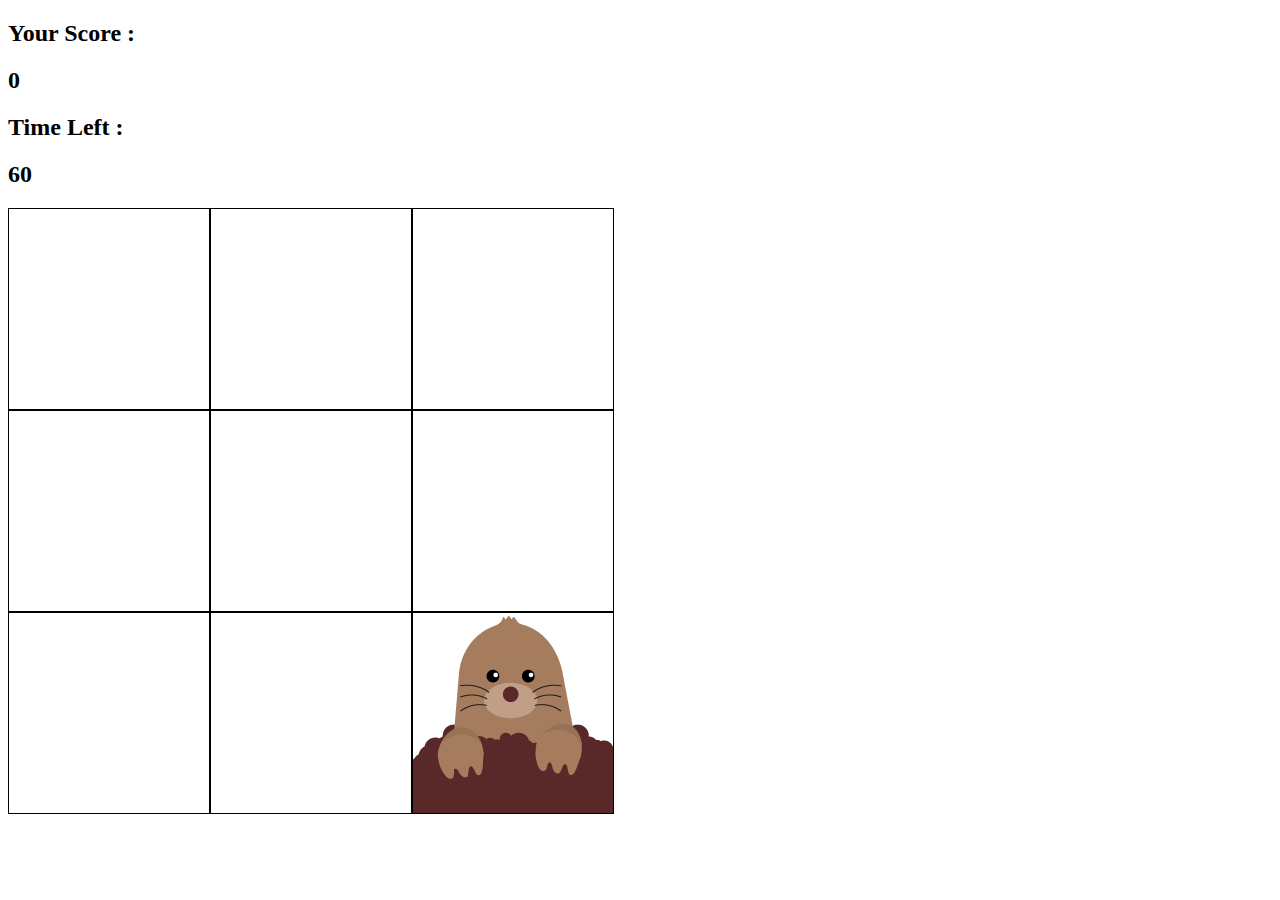
<file: APP/index.html>
<!DOCTYPE html>
<html lang="en">
<head>
	<meta charset="UTF-8">
	<title>Mole</title>
	<link rel="stylesheet" href="styles.css">
</head>
<body>
	
	<h2>Your Score :</h2>
	<h2 id = "score">0</h2>
	<h2>Time Left :</h2>
	<h2 id = "time-left">60</h2>
	
	<div class = "grid">
		<div class = "square" id="1"></div>
		<div class = "square" id="2"></div>
		<div class = "square" id="3"></div>
		<div class = "square" id="4"></div>
		<div class = "square" id="5"></div>
		<div class = "square" id="6"></div>
		<div class = "square" id="7"></div>
		<div class = "square" id="8"></div>
		<div class = "square" id="9"></div>
	</div>
	
	
	<script src="app.js"></script>
</body>
</html>
</file>
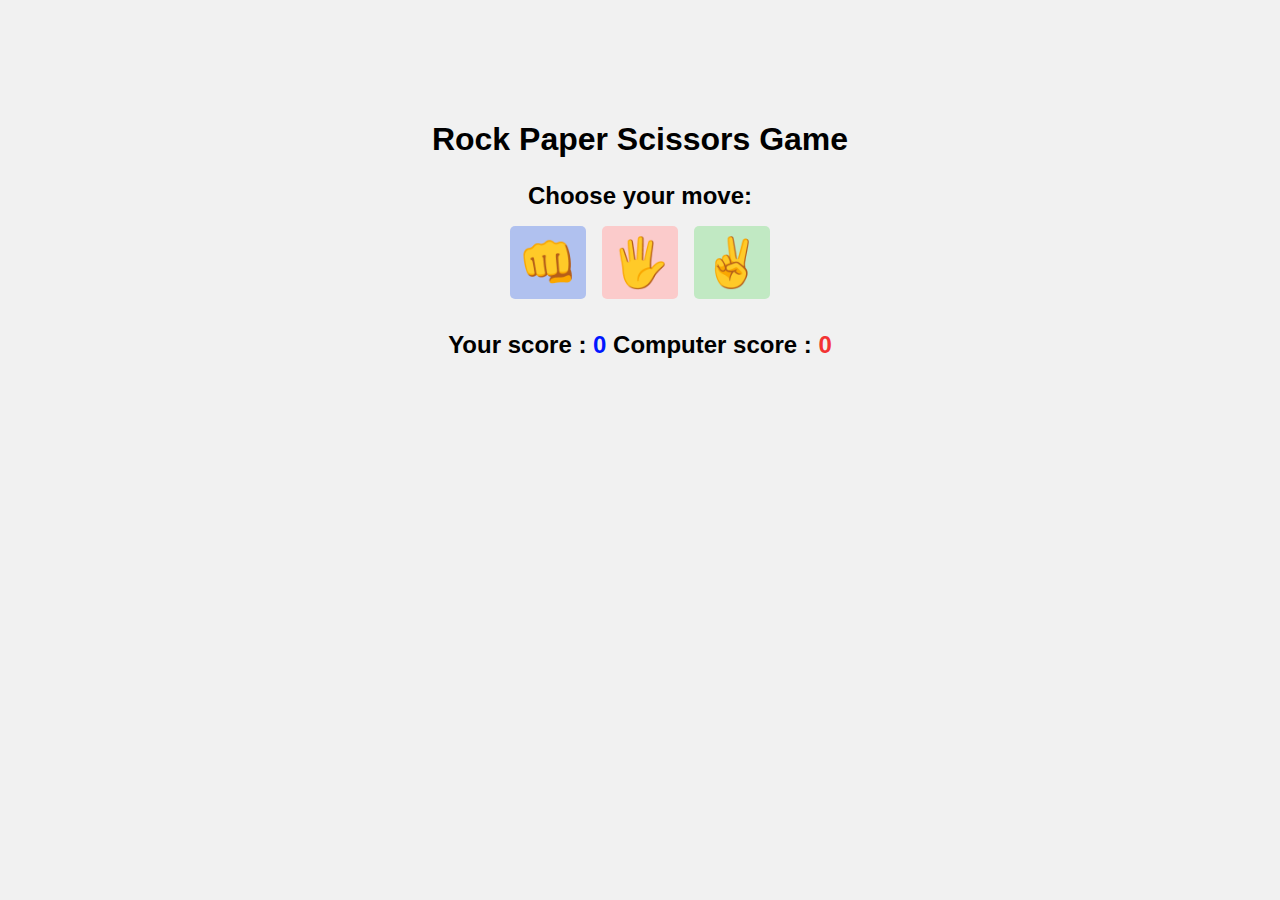
<file: RPS/index.html>
<!DOCTYPE html>
<html lang="ko">
<head>
   <meta charset="UTF-8">
   <title>가위 바위 보</title>
   <link rel="stylesheet" href="styles.css">
</head>
<body>
   
   <h1>Rock Paper Scissors Game</h1>
   <p>Choose your move:</p>
   <div class="buttons">
      <button id="rock">&#x1F44A;</button>
      <button id="paper">   &#x1F590;</button>
      <button id="scissors">&#x270c;</button>
      
      
   </div>
   <p id="result"></p>
   <p id="scores">
      Your score : <span id="user-score">0</span>
      Computer score : <span id="computer-score">0</span>
   </p>
   
   <script src="app.js"></script>
</body>
</html>
</file>
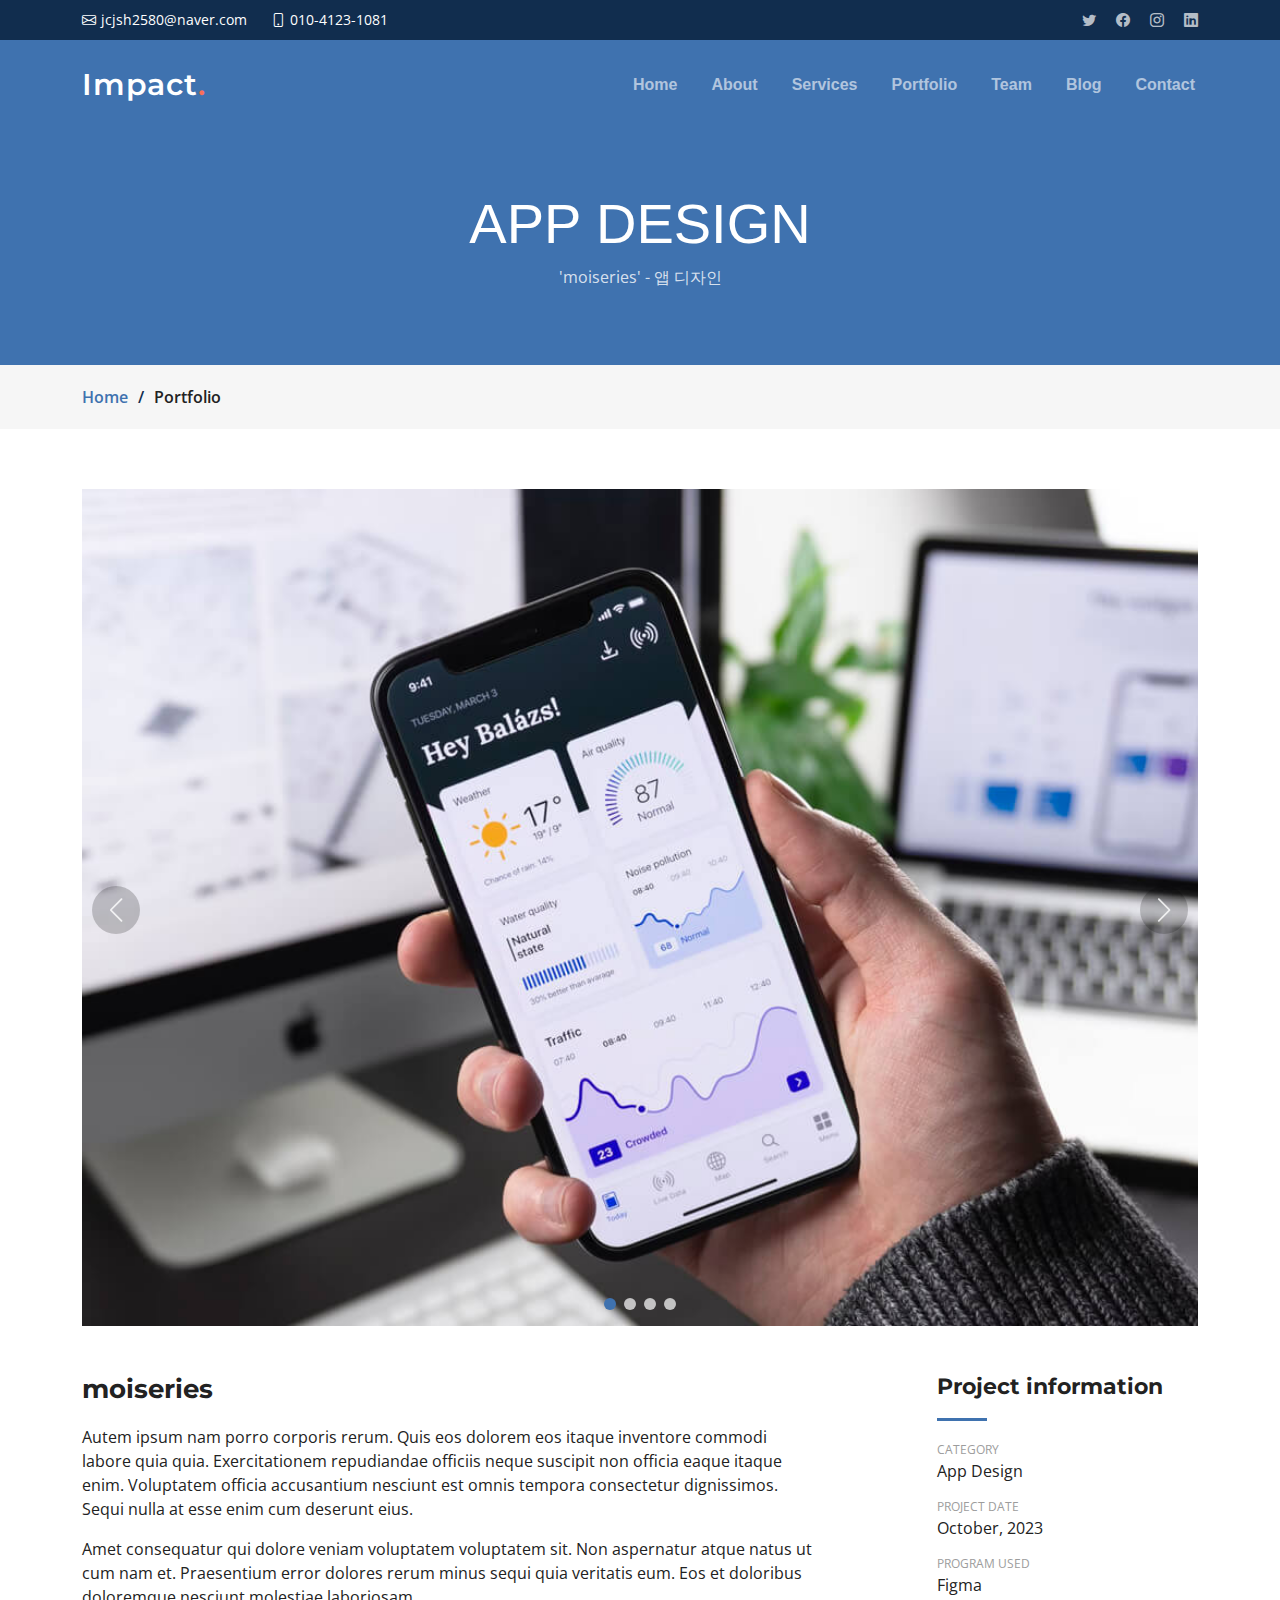
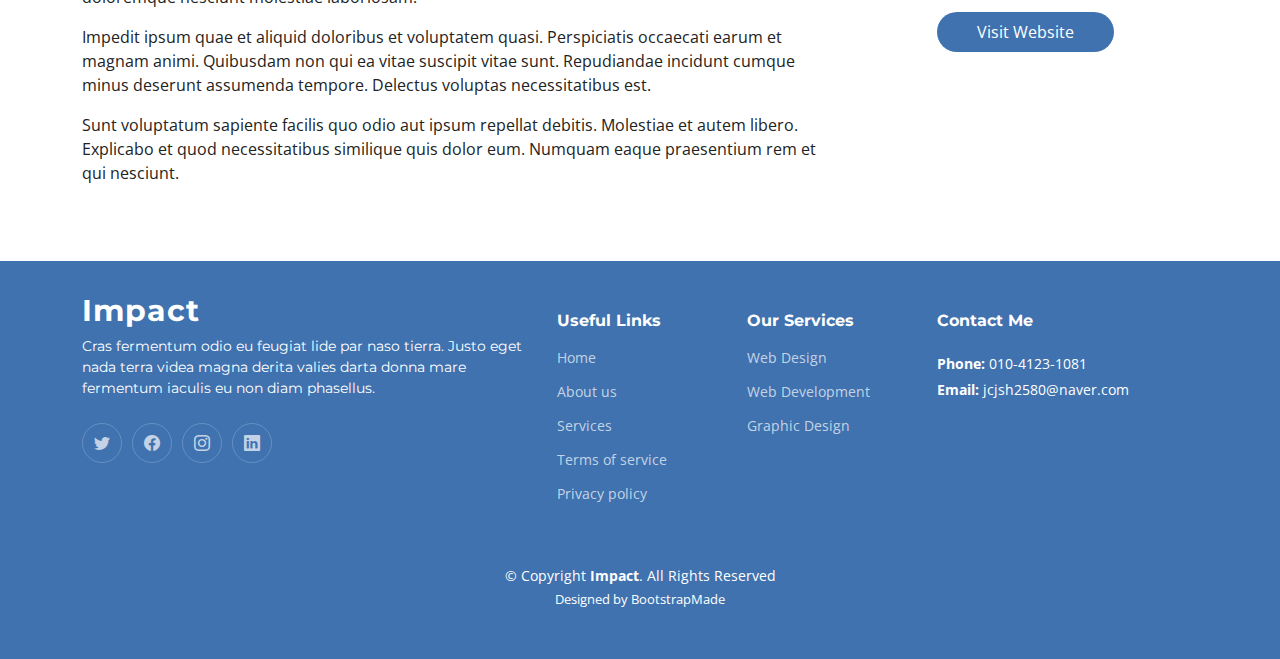
<file: app.html>
<!DOCTYPE html>
<html lang="en">

<head>
  <meta charset="utf-8">
  <meta content="width=device-width, initial-scale=1.0" name="viewport">

  <title>MIN HYE-EUN</title>
  <meta content="" name="description">
  <meta content="" name="keywords">

  <!-- Favicons -->
  <link href="assets/img/favicon_.png" rel="icon">
  <link href="assets/img/apple-touch-icon.png" rel="apple-touch-icon">

  <!-- Google Fonts -->
  <link rel="preconnect" href="https://fonts.googleapis.com">
  <link rel="preconnect" href="https://fonts.gstatic.com" crossorigin>
  <link href="https://fonts.googleapis.com/css2?family=Open+Sans:ital,wght@0,300;0,400;0,500;0,600;0,700;1,300;1,400;1,600;1,700&family=Montserrat:ital,wght@0,300;0,400;0,500;0,600;0,700;1,300;1,400;1,500;1,600;1,700&family=Raleway:ital,wght@0,300;0,400;0,500;0,600;0,700;1,300;1,400;1,500;1,600;1,700&display=swap" rel="stylesheet">

  <!-- Vendor CSS Files -->
  <link href="assets/vendor/bootstrap/css/bootstrap.min.css" rel="stylesheet">
  <link href="assets/vendor/bootstrap-icons/bootstrap-icons.css" rel="stylesheet">
  <link href="assets/vendor/aos/aos.css" rel="stylesheet">
  <link href="assets/vendor/glightbox/css/glightbox.min.css" rel="stylesheet">
  <link href="assets/vendor/swiper/swiper-bundle.min.css" rel="stylesheet">

  <!-- Template Main CSS File -->
  <link href="assets/css/main.css" rel="stylesheet">

  <!-- =======================================================
  * Template Name: Impact
  * Updated: Sep 18 2023 with Bootstrap v5.3.2
  * Template URL: https://bootstrapmade.com/impact-bootstrap-business-website-template/
  * Author: BootstrapMade.com
  * License: https://bootstrapmade.com/license/
  ======================================================== -->
</head>

<body>

  <!-- ======= Header ======= -->
  <section id="topbar" class="topbar d-flex align-items-center">
    <div class="container d-flex justify-content-center justify-content-md-between">
      <div class="contact-info d-flex align-items-center">
        <i class="bi bi-envelope d-flex align-items-center"><a href="mailto:jcjsh2580@naver.com">jcjsh2580@naver.com</a></i>
        <i class="bi bi-phone d-flex align-items-center ms-4"><span>010-4123-1081</span></i>
      </div>
      <div class="social-links d-none d-md-flex align-items-center">
        <a href="#" class="twitter"><i class="bi bi-twitter"></i></a>
        <a href="#" class="facebook"><i class="bi bi-facebook"></i></a>
        <a href="#" class="instagram"><i class="bi bi-instagram"></i></a>
        <a href="#" class="linkedin"><i class="bi bi-linkedin"></i></i></a>
      </div>
    </div>
  </section><!-- End Top Bar -->

  <header id="header" class="header d-flex align-items-center">

    <div class="container-fluid container-xl d-flex align-items-center justify-content-between">
      <a href="index.html" class="logo d-flex align-items-center">
        <!-- Uncomment the line below if you also wish to use an image logo -->
        <!-- <img src="assets/img/logo.png" alt=""> -->
        <h1>Impact<span>.</span></h1>
      </a>
      <nav id="navbar" class="navbar">
        <ul>
          <li><a href="#hero">Home</a></li>
          <li><a href="#about">About</a></li>
          <li><a href="#services">Services</a></li>
          <li><a href="#portfolio">Portfolio</a></li>
          <li><a href="#team">Team</a></li>
          <li><a href="blog.html">Blog</a></li>
          <li><a href="#contact">Contact</a></li>
        </ul>
      </nav><!-- .navbar -->

      <i class="mobile-nav-toggle mobile-nav-show bi bi-list"></i>
      <i class="mobile-nav-toggle mobile-nav-hide d-none bi bi-x"></i>

    </div>
  </header><!-- End Header -->
  <!-- End Header -->

  <main id="main">

    <!-- ======= Breadcrumbs ======= -->
    <div class="breadcrumbs">
      <div class="page-header d-flex align-items-center" style="background-image: url('');">
        <div class="container position-relative">
          <div class="row d-flex justify-content-center">
            <div class="col-lg-6 text-center">
              <h2>APP DESIGN</h2>
              <p>'moiseries' - 앱 디자인</p>
            </div>
          </div>
        </div>
      </div>
      <nav>
        <div class="container">
          <ol>
            <li><a href="index.html">Home</a></li>
            <li>Portfolio</li>
          </ol>
        </div>
      </nav>
    </div><!-- End Breadcrumbs -->

    <!-- ======= Portfolio Details Section ======= -->
    <section id="portfolio-details" class="portfolio-details">
      <div class="container" data-aos="fade-up">

        <div class="position-relative h-100">
          <div class="slides-1 portfolio-details-slider swiper">
            <div class="swiper-wrapper align-items-center">

              <div class="swiper-slide">
                <img src="assets/img/portfolio/app-1.jpg" alt="">
              </div>

              <div class="swiper-slide">
                <img src="assets/img/portfolio/product-1.jpg" alt="">
              </div>

              <div class="swiper-slide">
                <img src="assets/img/portfolio/branding-1.jpg" alt="">
              </div>

              <div class="swiper-slide">
                <img src="assets/img/portfolio/books-1.jpg" alt="">
              </div>

            </div>
            <div class="swiper-pagination"></div>
          </div>
          <div class="swiper-button-prev"></div>
          <div class="swiper-button-next"></div>

        </div>

        <div class="row justify-content-between gy-4 mt-4">

          <div class="col-lg-8">
            <div class="portfolio-description">
              <h2>moiseries</h2>
              <p>
                Autem ipsum nam porro corporis rerum. Quis eos dolorem eos itaque inventore commodi labore quia quia. Exercitationem repudiandae officiis neque suscipit non officia eaque itaque enim. Voluptatem officia accusantium nesciunt est omnis tempora consectetur dignissimos. Sequi nulla at esse enim cum deserunt eius.
              </p>
              <p>
                Amet consequatur qui dolore veniam voluptatem voluptatem sit. Non aspernatur atque natus ut cum nam et. Praesentium error dolores rerum minus sequi quia veritatis eum. Eos et doloribus doloremque nesciunt molestiae laboriosam.
              </p>

              

              <p>
                Impedit ipsum quae et aliquid doloribus et voluptatem quasi. Perspiciatis occaecati earum et magnam animi. Quibusdam non qui ea vitae suscipit vitae sunt. Repudiandae incidunt cumque minus deserunt assumenda tempore. Delectus voluptas necessitatibus est.

              <p>
                Sunt voluptatum sapiente facilis quo odio aut ipsum repellat debitis. Molestiae et autem libero. Explicabo et quod necessitatibus similique quis dolor eum. Numquam eaque praesentium rem et qui nesciunt.
              </p>

            </div>
          </div>

          <div class="col-lg-3">
            <div class="portfolio-info">
              <h3>Project information</h3>
              <ul>
                <li><strong>Category</strong> <span>App Design</span></li>
                <li><strong>Project date</strong> <span>October, 2023</span></li>
                <li><strong>Program Used</strong>Figma</li>
                <li><a href="#" class="btn-visit align-self-start">Visit Website</a></li>
              </ul>
            </div>
          </div>

        </div>

      </div>
    </section><!-- End Portfolio Details Section -->

  </main><!-- End #main -->

  <!-- ======= Footer ======= -->
  <footer id="footer" class="footer">

    <div class="container">
      <div class="row gy-4">
        <div class="col-lg-5 col-md-12 footer-info">
          <a href="index.html" class="logo d-flex align-items-center">
            <span>Impact</span>
          </a>
          <p>Cras fermentum odio eu feugiat lide par naso tierra. Justo eget nada terra videa magna derita valies darta donna mare fermentum iaculis eu non diam phasellus.</p>
          <div class="social-links d-flex mt-4">
            <a href="#" class="twitter"><i class="bi bi-twitter"></i></a>
            <a href="#" class="facebook"><i class="bi bi-facebook"></i></a>
            <a href="#" class="instagram"><i class="bi bi-instagram"></i></a>
            <a href="#" class="linkedin"><i class="bi bi-linkedin"></i></a>
          </div>
        </div>

        <div class="col-lg-2 col-6 footer-links">
          <h4>Useful Links</h4>
          <ul>
            <li><a href="#">Home</a></li>
            <li><a href="#">About us</a></li>
            <li><a href="#">Services</a></li>
            <li><a href="#">Terms of service</a></li>
            <li><a href="#">Privacy policy</a></li>
          </ul>
        </div>

        <div class="col-lg-2 col-6 footer-links">
          <h4>Our Services</h4>
          <ul>
            <li><a href="#">Web Design</a></li>
            <li><a href="#">Web Development</a></li>
            <li><a href="#">Graphic Design</a></li>
          </ul>
        </div>

        <div class="col-lg-3 col-md-12 footer-contact text-center text-md-start">
          <h4>Contact Me</h4>
          <p>
            
            <strong>Phone:</strong> 010-4123-1081<br>
            <strong>Email:</strong> jcjsh2580@naver.com<br>
          </p>

        </div>

      </div>
    </div>

    <div class="container mt-4">
      <div class="copyright">
        &copy; Copyright <strong><span>Impact</span></strong>. All Rights Reserved
      </div>
      <div class="credits">
        <!-- All the links in the footer should remain intact. -->
        <!-- You can delete the links only if you purchased the pro version. -->
        <!-- Licensing information: https://bootstrapmade.com/license/ -->
        <!-- Purchase the pro version with working PHP/AJAX contact form: https://bootstrapmade.com/impact-bootstrap-business-website-template/ -->
        Designed by <a href="https://bootstrapmade.com/">BootstrapMade</a>
      </div>
    </div>

  </footer><!-- End Footer -->
  <!-- End Footer -->

  <a href="#" class="scroll-top d-flex align-items-center justify-content-center"><i class="bi bi-arrow-up-short"></i></a>

  <div id="preloader"></div>

  <!-- Vendor JS Files -->
  <script src="assets/vendor/bootstrap/js/bootstrap.bundle.min.js"></script>
  <script src="assets/vendor/aos/aos.js"></script>
  <script src="assets/vendor/glightbox/js/glightbox.min.js"></script>
  <script src="assets/vendor/purecounter/purecounter_vanilla.js"></script>
  <script src="assets/vendor/swiper/swiper-bundle.min.js"></script>
  <script src="assets/vendor/isotope-layout/isotope.pkgd.min.js"></script>
  <script src="assets/vendor/php-email-form/validate.js"></script>

  <!-- Template Main JS File -->
  <script src="assets/js/main.js"></script>

</body>

</html>
</file>
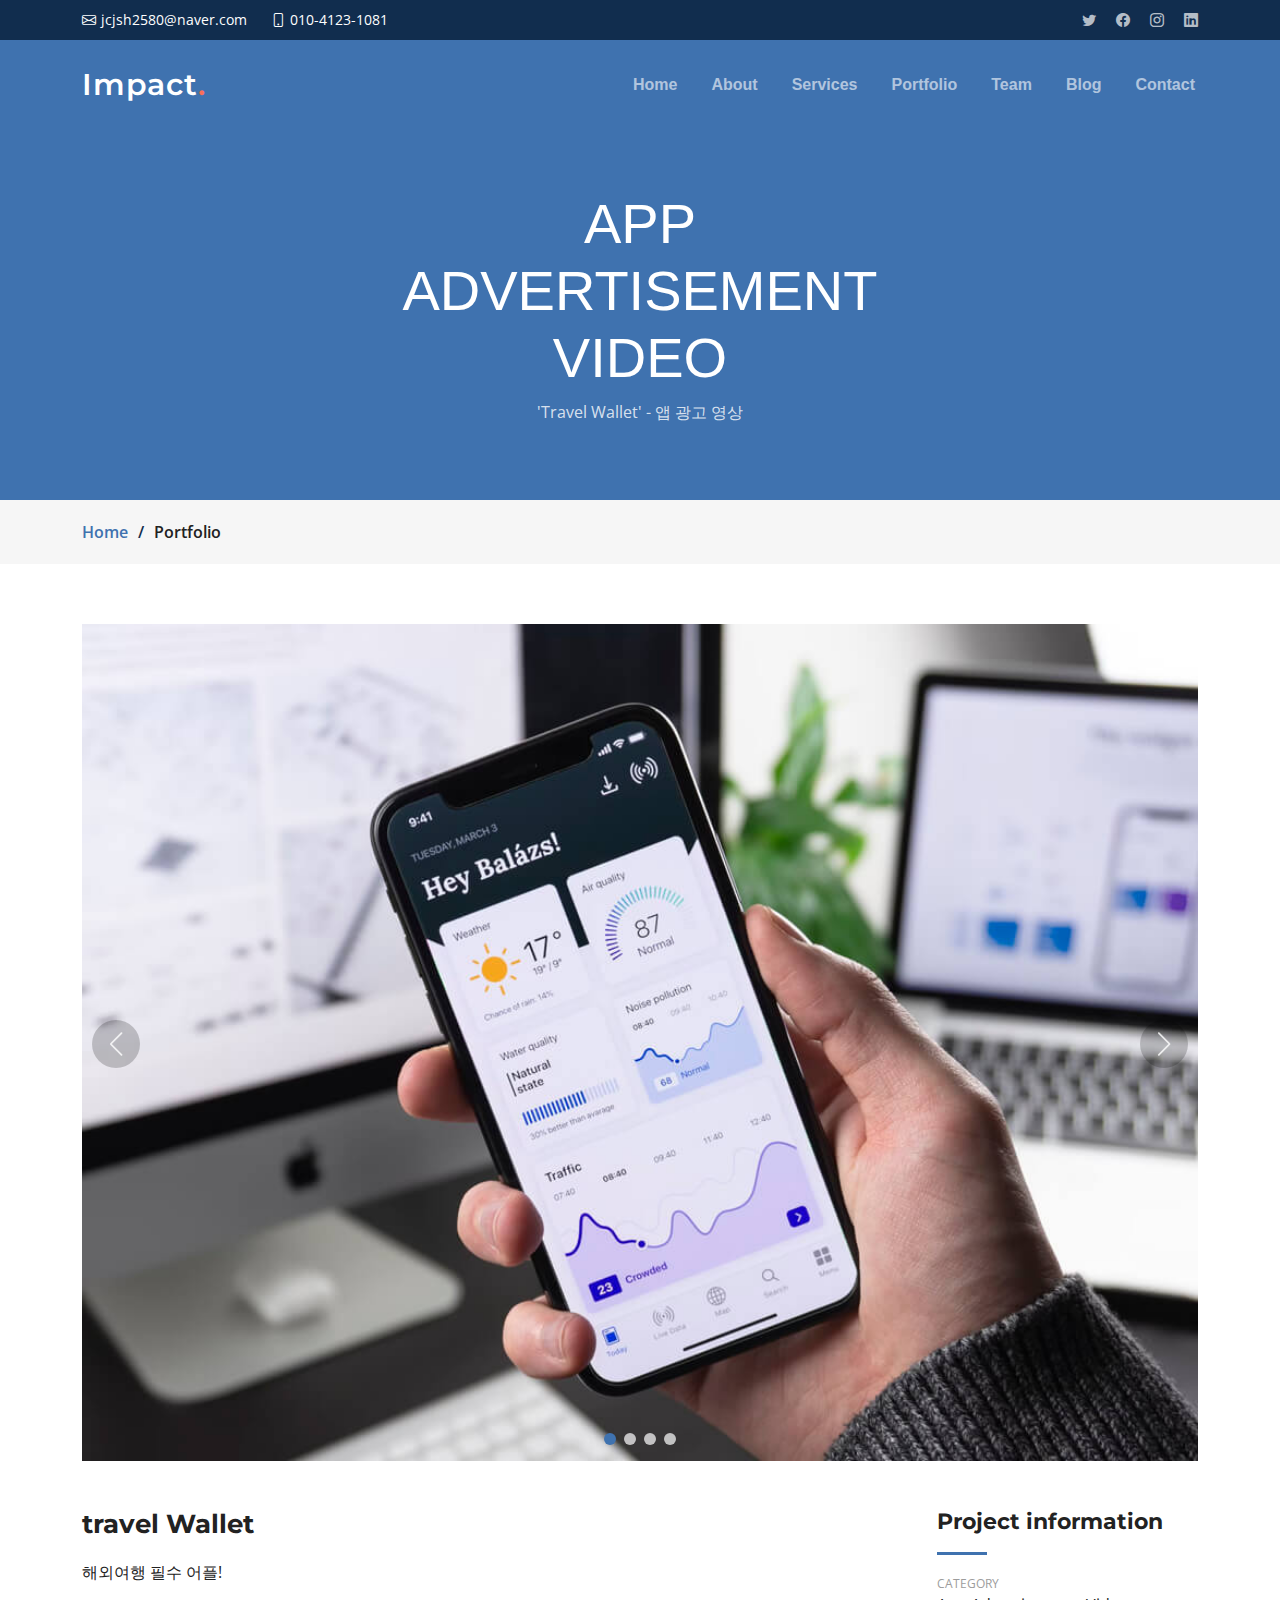
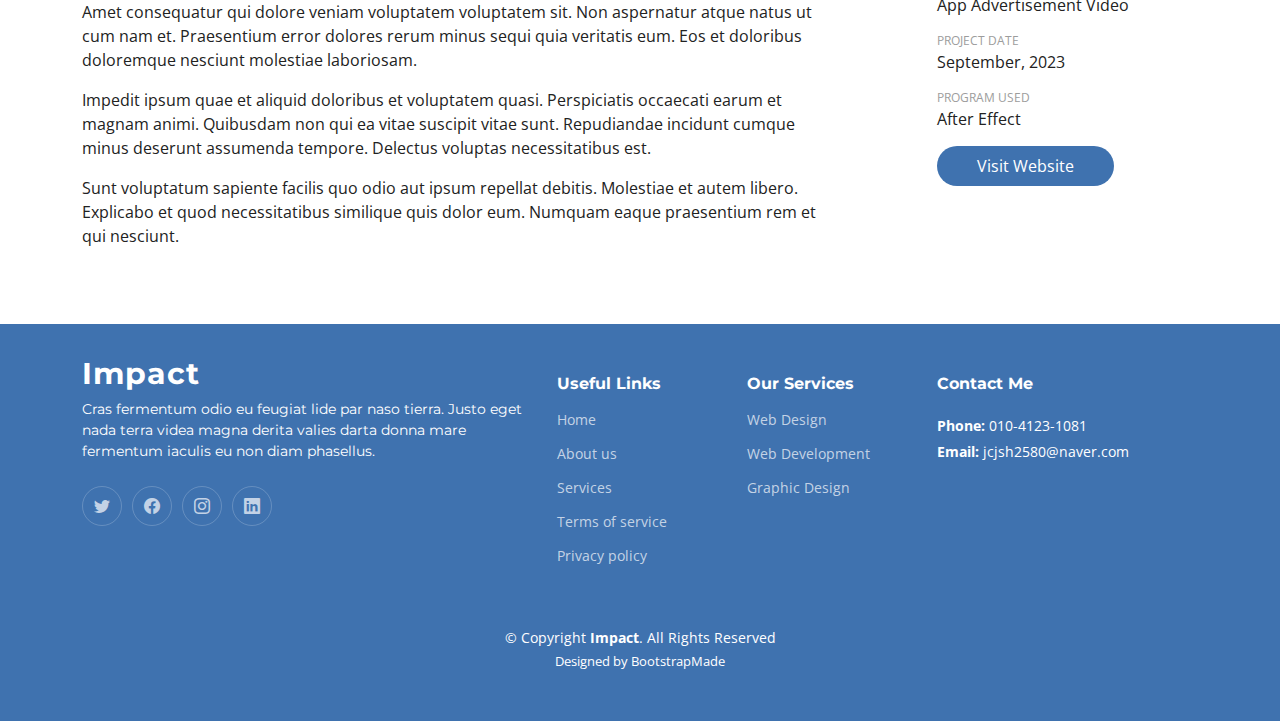
<file: app_video.html>
<!DOCTYPE html>
<html lang="en">

<head>
  <meta charset="utf-8">
  <meta content="width=device-width, initial-scale=1.0" name="viewport">

  <title>MIN HYE-EUN</title>
  <meta content="" name="description">
  <meta content="" name="keywords">

  <!-- Favicons -->
  <link href="assets/img/favicon_.png" rel="icon">
  <link href="assets/img/apple-touch-icon.png" rel="apple-touch-icon">

  <!-- Google Fonts -->
  <link rel="preconnect" href="https://fonts.googleapis.com">
  <link rel="preconnect" href="https://fonts.gstatic.com" crossorigin>
  <link href="https://fonts.googleapis.com/css2?family=Open+Sans:ital,wght@0,300;0,400;0,500;0,600;0,700;1,300;1,400;1,600;1,700&family=Montserrat:ital,wght@0,300;0,400;0,500;0,600;0,700;1,300;1,400;1,500;1,600;1,700&family=Raleway:ital,wght@0,300;0,400;0,500;0,600;0,700;1,300;1,400;1,500;1,600;1,700&display=swap" rel="stylesheet">

  <!-- Vendor CSS Files -->
  <link href="assets/vendor/bootstrap/css/bootstrap.min.css" rel="stylesheet">
  <link href="assets/vendor/bootstrap-icons/bootstrap-icons.css" rel="stylesheet">
  <link href="assets/vendor/aos/aos.css" rel="stylesheet">
  <link href="assets/vendor/glightbox/css/glightbox.min.css" rel="stylesheet">
  <link href="assets/vendor/swiper/swiper-bundle.min.css" rel="stylesheet">

  <!-- Template Main CSS File -->
  <link href="assets/css/main.css" rel="stylesheet">

  <!-- =======================================================
  * Template Name: Impact
  * Updated: Sep 18 2023 with Bootstrap v5.3.2
  * Template URL: https://bootstrapmade.com/impact-bootstrap-business-website-template/
  * Author: BootstrapMade.com
  * License: https://bootstrapmade.com/license/
  ======================================================== -->
</head>

<body>

  <!-- ======= Header ======= -->
  <section id="topbar" class="topbar d-flex align-items-center">
    <div class="container d-flex justify-content-center justify-content-md-between">
      <div class="contact-info d-flex align-items-center">
        <i class="bi bi-envelope d-flex align-items-center"><a href="mailto:jcjsh2580@naver.com">jcjsh2580@naver.com</a></i>
        <i class="bi bi-phone d-flex align-items-center ms-4"><span>010-4123-1081</span></i>
      </div>
      <div class="social-links d-none d-md-flex align-items-center">
        <a href="#" class="twitter"><i class="bi bi-twitter"></i></a>
        <a href="#" class="facebook"><i class="bi bi-facebook"></i></a>
        <a href="#" class="instagram"><i class="bi bi-instagram"></i></a>
        <a href="#" class="linkedin"><i class="bi bi-linkedin"></i></i></a>
      </div>
    </div>
  </section><!-- End Top Bar -->

  <header id="header" class="header d-flex align-items-center">

    <div class="container-fluid container-xl d-flex align-items-center justify-content-between">
      <a href="index.html" class="logo d-flex align-items-center">
        <!-- Uncomment the line below if you also wish to use an image logo -->
        <!-- <img src="assets/img/logo.png" alt=""> -->
        <h1>Impact<span>.</span></h1>
      </a>
      <nav id="navbar" class="navbar">
        <ul>
          <li><a href="#hero">Home</a></li>
          <li><a href="#about">About</a></li>
          <li><a href="#services">Services</a></li>
          <li><a href="#portfolio">Portfolio</a></li>
          <li><a href="#team">Team</a></li>
          <li><a href="blog.html">Blog</a></li>
          <li><a href="#contact">Contact</a></li>
        </ul>
      </nav><!-- .navbar -->

      <i class="mobile-nav-toggle mobile-nav-show bi bi-list"></i>
      <i class="mobile-nav-toggle mobile-nav-hide d-none bi bi-x"></i>

    </div>
  </header><!-- End Header -->
  <!-- End Header -->

  <main id="main">

    <!-- ======= Breadcrumbs ======= -->
    <div class="breadcrumbs">
      <div class="page-header d-flex align-items-center" style="background-image: url('');">
        <div class="container position-relative">
          <div class="row d-flex justify-content-center">
            <div class="col-lg-6 text-center">
              <h2>APP ADVERTISEMENT VIDEO</h2>
              <p>'Travel Wallet' - 앱 광고 영상</p>
            </div>
          </div>
        </div>
      </div>
      <nav>
        <div class="container">
          <ol>
            <li><a href="index.html">Home</a></li>
            <li>Portfolio</li>
          </ol>
        </div>
      </nav>
    </div><!-- End Breadcrumbs -->

    <!-- ======= Portfolio Details Section ======= -->
    <section id="portfolio-details" class="portfolio-details">
      <div class="container" data-aos="fade-up">

        <div class="position-relative h-100">
          <div class="slides-1 portfolio-details-slider swiper">
            <div class="swiper-wrapper align-items-center">

              <div class="swiper-slide">
                <img src="assets/img/portfolio/app-1.jpg" alt="">
              </div>

              <div class="swiper-slide">
                <img src="assets/img/portfolio/product-1.jpg" alt="">
              </div>

              <div class="swiper-slide">
                <img src="assets/img/portfolio/branding-1.jpg" alt="">
              </div>

              <div class="swiper-slide">
                <img src="assets/img/portfolio/books-1.jpg" alt="">
              </div>

            </div>
            <div class="swiper-pagination"></div>
          </div>
          <div class="swiper-button-prev"></div>
          <div class="swiper-button-next"></div>

        </div>

        <div class="row justify-content-between gy-4 mt-4">

          <div class="col-lg-8">
            <div class="portfolio-description">
              <h2>travel Wallet</h2>
              <p>
                해외여행 필수 어플!
              </p>
              <p>
                Amet consequatur qui dolore veniam voluptatem voluptatem sit. Non aspernatur atque natus ut cum nam et. Praesentium error dolores rerum minus sequi quia veritatis eum. Eos et doloribus doloremque nesciunt molestiae laboriosam.
              </p>

              

              <p>
                Impedit ipsum quae et aliquid doloribus et voluptatem quasi. Perspiciatis occaecati earum et magnam animi. Quibusdam non qui ea vitae suscipit vitae sunt. Repudiandae incidunt cumque minus deserunt assumenda tempore. Delectus voluptas necessitatibus est.

              <p>
                Sunt voluptatum sapiente facilis quo odio aut ipsum repellat debitis. Molestiae et autem libero. Explicabo et quod necessitatibus similique quis dolor eum. Numquam eaque praesentium rem et qui nesciunt.
              </p>

            </div>
          </div>

          <div class="col-lg-3">
            <div class="portfolio-info">
              <h3>Project information</h3>
              <ul>
                <li><strong>Category</strong> <span>App Advertisement Video</span></li>
                <li><strong>Project date</strong> <span>September, 2023</span></li>
                <li><strong>Program Used</strong>After Effect</li>
                <li><a href="#" class="btn-visit align-self-start">Visit Website</a></li>
              </ul>
            </div>
          </div>

        </div>

      </div>
    </section><!-- End Portfolio Details Section -->

  </main><!-- End #main -->

  <!-- ======= Footer ======= -->
  <footer id="footer" class="footer">

    <div class="container">
      <div class="row gy-4">
        <div class="col-lg-5 col-md-12 footer-info">
          <a href="index.html" class="logo d-flex align-items-center">
            <span>Impact</span>
          </a>
          <p>Cras fermentum odio eu feugiat lide par naso tierra. Justo eget nada terra videa magna derita valies darta donna mare fermentum iaculis eu non diam phasellus.</p>
          <div class="social-links d-flex mt-4">
            <a href="#" class="twitter"><i class="bi bi-twitter"></i></a>
            <a href="#" class="facebook"><i class="bi bi-facebook"></i></a>
            <a href="#" class="instagram"><i class="bi bi-instagram"></i></a>
            <a href="#" class="linkedin"><i class="bi bi-linkedin"></i></a>
          </div>
        </div>

        <div class="col-lg-2 col-6 footer-links">
          <h4>Useful Links</h4>
          <ul>
            <li><a href="#">Home</a></li>
            <li><a href="#">About us</a></li>
            <li><a href="#">Services</a></li>
            <li><a href="#">Terms of service</a></li>
            <li><a href="#">Privacy policy</a></li>
          </ul>
        </div>

        <div class="col-lg-2 col-6 footer-links">
          <h4>Our Services</h4>
          <ul>
            <li><a href="#">Web Design</a></li>
            <li><a href="#">Web Development</a></li>
            <li><a href="#">Graphic Design</a></li>
          </ul>
        </div>

        <div class="col-lg-3 col-md-12 footer-contact text-center text-md-start">
          <h4>Contact Me</h4>
          <p>
            
            <strong>Phone:</strong> 010-4123-1081<br>
            <strong>Email:</strong> jcjsh2580@naver.com<br>
          </p>

        </div>

      </div>
    </div>

    <div class="container mt-4">
      <div class="copyright">
        &copy; Copyright <strong><span>Impact</span></strong>. All Rights Reserved
      </div>
      <div class="credits">
        <!-- All the links in the footer should remain intact. -->
        <!-- You can delete the links only if you purchased the pro version. -->
        <!-- Licensing information: https://bootstrapmade.com/license/ -->
        <!-- Purchase the pro version with working PHP/AJAX contact form: https://bootstrapmade.com/impact-bootstrap-business-website-template/ -->
        Designed by <a href="https://bootstrapmade.com/">BootstrapMade</a>
      </div>
    </div>

  </footer><!-- End Footer -->
  <!-- End Footer -->

  <a href="#" class="scroll-top d-flex align-items-center justify-content-center"><i class="bi bi-arrow-up-short"></i></a>

  <div id="preloader"></div>

  <!-- Vendor JS Files -->
  <script src="assets/vendor/bootstrap/js/bootstrap.bundle.min.js"></script>
  <script src="assets/vendor/aos/aos.js"></script>
  <script src="assets/vendor/glightbox/js/glightbox.min.js"></script>
  <script src="assets/vendor/purecounter/purecounter_vanilla.js"></script>
  <script src="assets/vendor/swiper/swiper-bundle.min.js"></script>
  <script src="assets/vendor/isotope-layout/isotope.pkgd.min.js"></script>
  <script src="assets/vendor/php-email-form/validate.js"></script>

  <!-- Template Main JS File -->
  <script src="assets/js/main.js"></script>

</body>

</html>
</file>
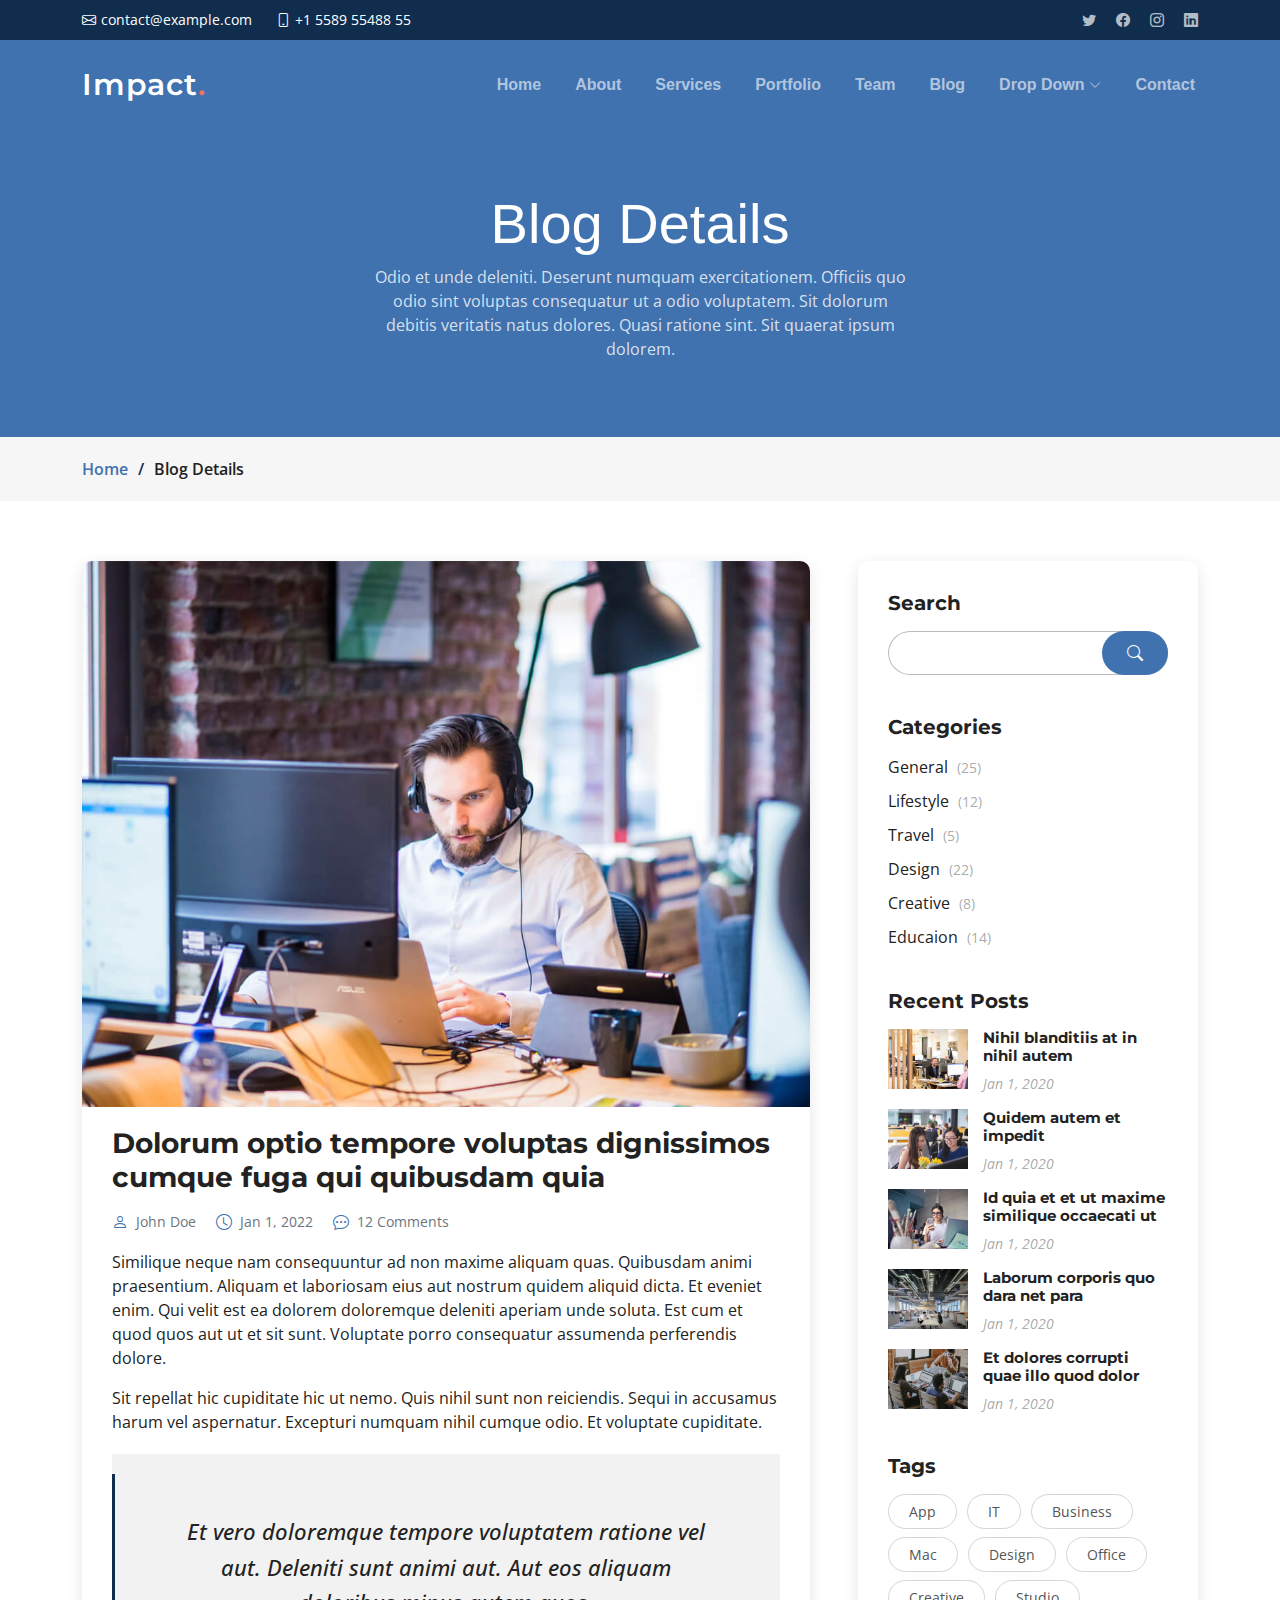
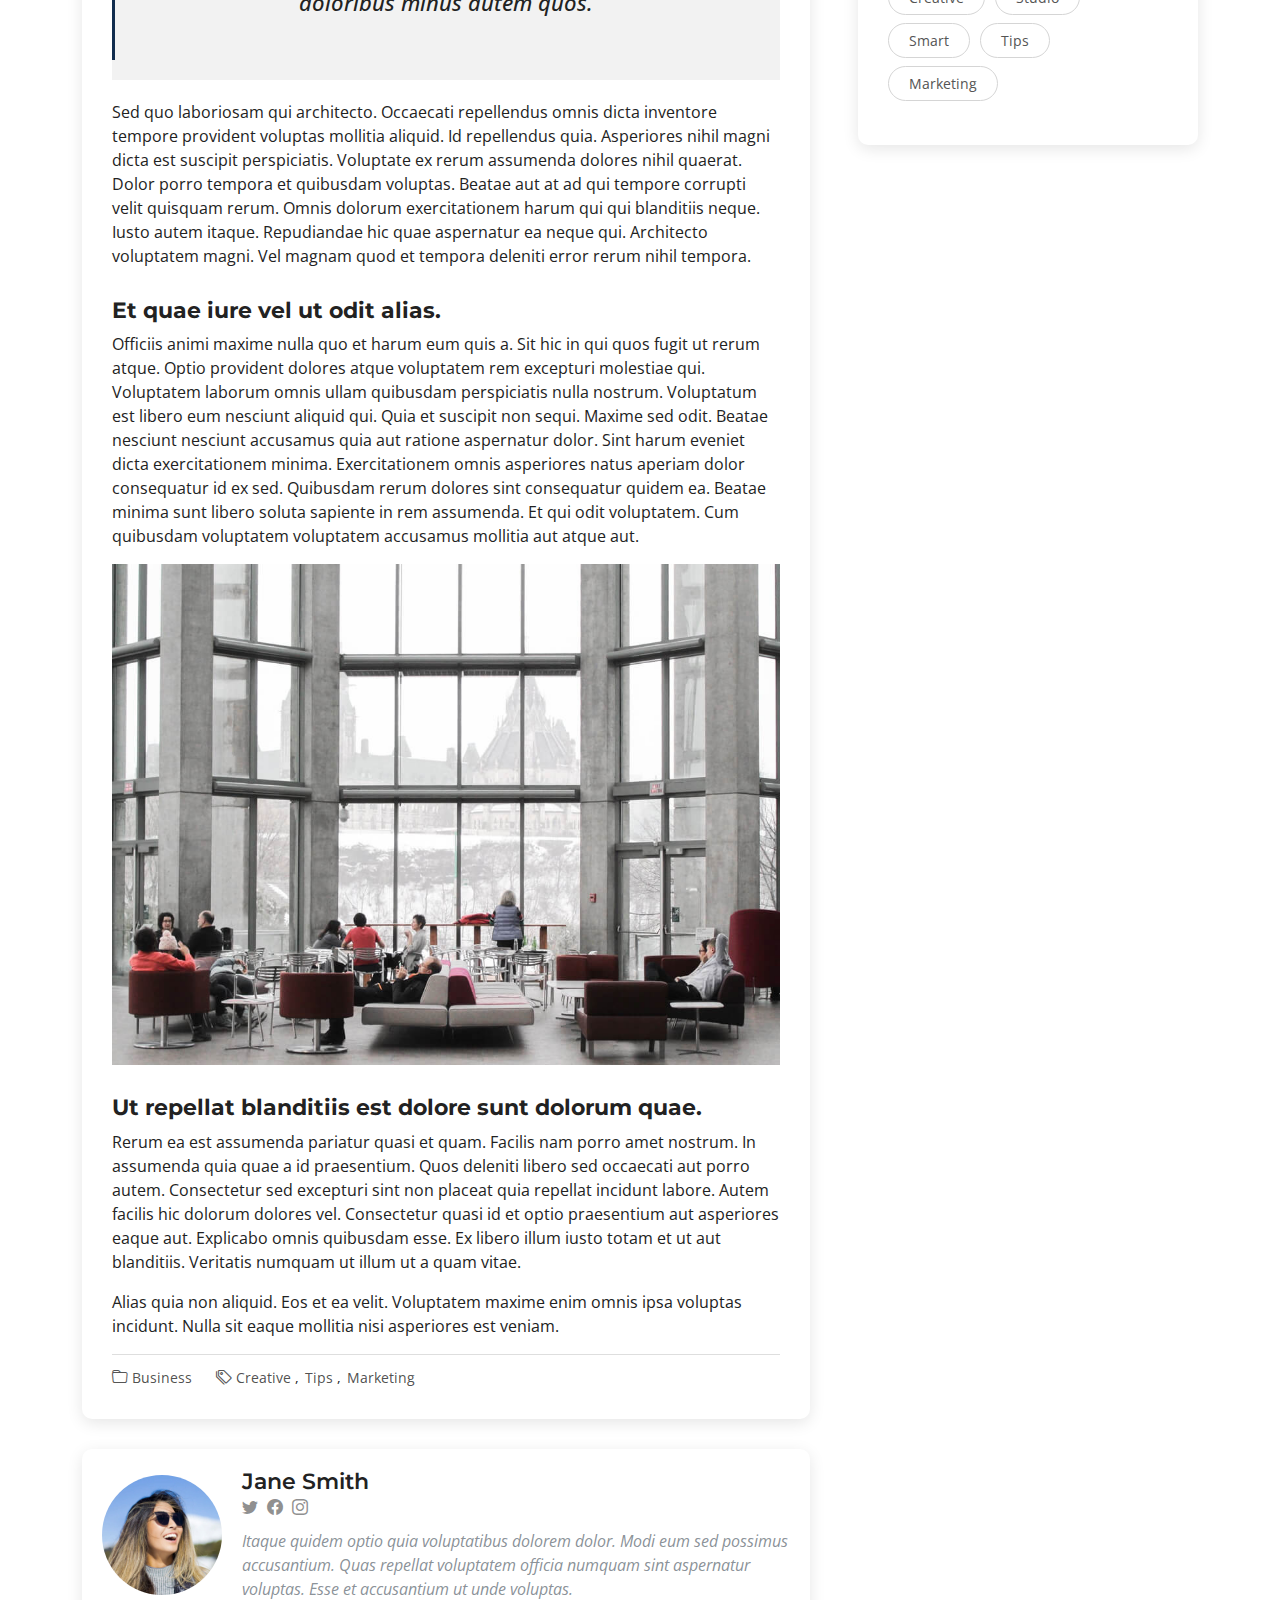
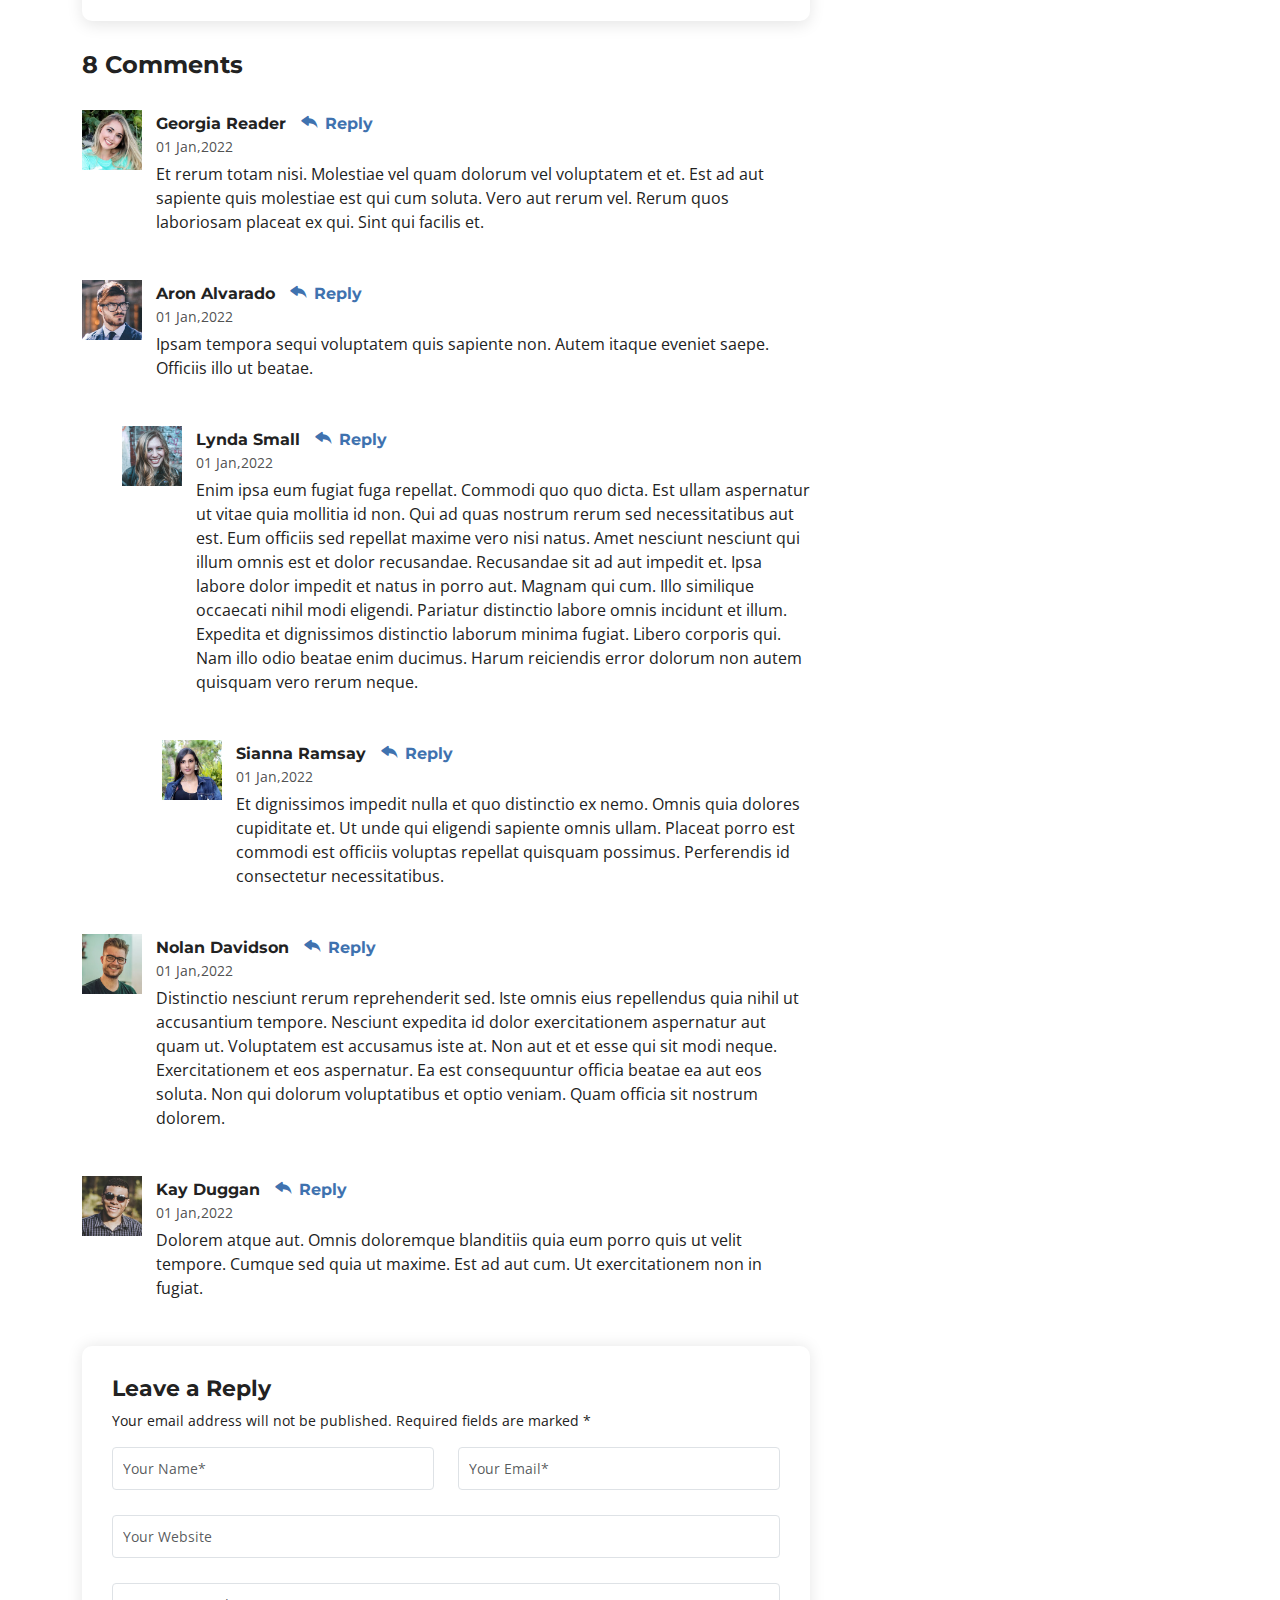
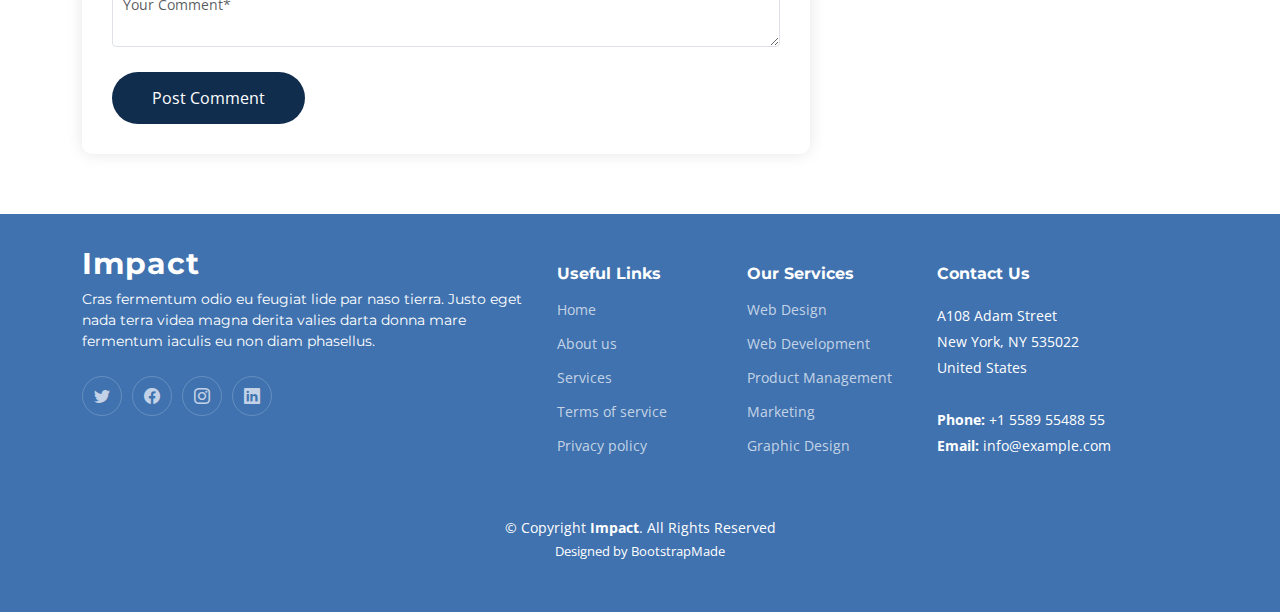
<file: blog-details.html>
<!DOCTYPE html>
<html lang="en">

<head>
  <meta charset="utf-8">
  <meta content="width=device-width, initial-scale=1.0" name="viewport">

  <title>Impact Bootstrap Template - Blog Details</title>
  <meta content="" name="description">
  <meta content="" name="keywords">

  <!-- Favicons -->
  <link href="assets/img/favicon.png" rel="icon">
  <link href="assets/img/apple-touch-icon.png" rel="apple-touch-icon">

  <!-- Google Fonts -->
  <link rel="preconnect" href="https://fonts.googleapis.com">
  <link rel="preconnect" href="https://fonts.gstatic.com" crossorigin>
  <link href="https://fonts.googleapis.com/css2?family=Open+Sans:ital,wght@0,300;0,400;0,500;0,600;0,700;1,300;1,400;1,600;1,700&family=Montserrat:ital,wght@0,300;0,400;0,500;0,600;0,700;1,300;1,400;1,500;1,600;1,700&family=Raleway:ital,wght@0,300;0,400;0,500;0,600;0,700;1,300;1,400;1,500;1,600;1,700&display=swap" rel="stylesheet">

  <!-- Vendor CSS Files -->
  <link href="assets/vendor/bootstrap/css/bootstrap.min.css" rel="stylesheet">
  <link href="assets/vendor/bootstrap-icons/bootstrap-icons.css" rel="stylesheet">
  <link href="assets/vendor/aos/aos.css" rel="stylesheet">
  <link href="assets/vendor/glightbox/css/glightbox.min.css" rel="stylesheet">
  <link href="assets/vendor/swiper/swiper-bundle.min.css" rel="stylesheet">

  <!-- Template Main CSS File -->
  <link href="assets/css/main.css" rel="stylesheet">

  <!-- =======================================================
  * Template Name: Impact
  * Updated: Sep 18 2023 with Bootstrap v5.3.2
  * Template URL: https://bootstrapmade.com/impact-bootstrap-business-website-template/
  * Author: BootstrapMade.com
  * License: https://bootstrapmade.com/license/
  ======================================================== -->
</head>

<body>

  <!-- ======= Header ======= -->
  <section id="topbar" class="topbar d-flex align-items-center">
    <div class="container d-flex justify-content-center justify-content-md-between">
      <div class="contact-info d-flex align-items-center">
        <i class="bi bi-envelope d-flex align-items-center"><a href="mailto:contact@example.com">contact@example.com</a></i>
        <i class="bi bi-phone d-flex align-items-center ms-4"><span>+1 5589 55488 55</span></i>
      </div>
      <div class="social-links d-none d-md-flex align-items-center">
        <a href="#" class="twitter"><i class="bi bi-twitter"></i></a>
        <a href="#" class="facebook"><i class="bi bi-facebook"></i></a>
        <a href="#" class="instagram"><i class="bi bi-instagram"></i></a>
        <a href="#" class="linkedin"><i class="bi bi-linkedin"></i></i></a>
      </div>
    </div>
  </section><!-- End Top Bar -->

  <header id="header" class="header d-flex align-items-center">

    <div class="container-fluid container-xl d-flex align-items-center justify-content-between">
      <a href="index.html" class="logo d-flex align-items-center">
        <!-- Uncomment the line below if you also wish to use an image logo -->
        <!-- <img src="assets/img/logo.png" alt=""> -->
        <h1>Impact<span>.</span></h1>
      </a>
      <nav id="navbar" class="navbar">
        <ul>
          <li><a href="#hero">Home</a></li>
          <li><a href="#about">About</a></li>
          <li><a href="#services">Services</a></li>
          <li><a href="#portfolio">Portfolio</a></li>
          <li><a href="#team">Team</a></li>
          <li><a href="blog.html">Blog</a></li>
          <li class="dropdown"><a href="#"><span>Drop Down</span> <i class="bi bi-chevron-down dropdown-indicator"></i></a>
            <ul>
              <li><a href="#">Drop Down 1</a></li>
              <li class="dropdown"><a href="#"><span>Deep Drop Down</span> <i class="bi bi-chevron-down dropdown-indicator"></i></a>
                <ul>
                  <li><a href="#">Deep Drop Down 1</a></li>
                  <li><a href="#">Deep Drop Down 2</a></li>
                  <li><a href="#">Deep Drop Down 3</a></li>
                  <li><a href="#">Deep Drop Down 4</a></li>
                  <li><a href="#">Deep Drop Down 5</a></li>
                </ul>
              </li>
              <li><a href="#">Drop Down 2</a></li>
              <li><a href="#">Drop Down 3</a></li>
              <li><a href="#">Drop Down 4</a></li>
            </ul>
          </li>
          <li><a href="#contact">Contact</a></li>
        </ul>
      </nav><!-- .navbar -->

      <i class="mobile-nav-toggle mobile-nav-show bi bi-list"></i>
      <i class="mobile-nav-toggle mobile-nav-hide d-none bi bi-x"></i>

    </div>
  </header><!-- End Header -->
  <!-- End Header -->

  <main id="main">

    <!-- ======= Breadcrumbs ======= -->
    <div class="breadcrumbs">
      <div class="page-header d-flex align-items-center" style="background-image: url('');">
        <div class="container position-relative">
          <div class="row d-flex justify-content-center">
            <div class="col-lg-6 text-center">
              <h2>Blog Details</h2>
              <p>Odio et unde deleniti. Deserunt numquam exercitationem. Officiis quo odio sint voluptas consequatur ut a odio voluptatem. Sit dolorum debitis veritatis natus dolores. Quasi ratione sint. Sit quaerat ipsum dolorem.</p>
            </div>
          </div>
        </div>
      </div>
      <nav>
        <div class="container">
          <ol>
            <li><a href="index.html">Home</a></li>
            <li>Blog Details</li>
          </ol>
        </div>
      </nav>
    </div><!-- End Breadcrumbs -->

    <!-- ======= Blog Details Section ======= -->
    <section id="blog" class="blog">
      <div class="container" data-aos="fade-up">

        <div class="row g-5">

          <div class="col-lg-8">

            <article class="blog-details">

              <div class="post-img">
                <img src="assets/img/blog/blog-1.jpg" alt="" class="img-fluid">
              </div>

              <h2 class="title">Dolorum optio tempore voluptas dignissimos cumque fuga qui quibusdam quia</h2>

              <div class="meta-top">
                <ul>
                  <li class="d-flex align-items-center"><i class="bi bi-person"></i> <a href="blog-details.html">John Doe</a></li>
                  <li class="d-flex align-items-center"><i class="bi bi-clock"></i> <a href="blog-details.html"><time datetime="2020-01-01">Jan 1, 2022</time></a></li>
                  <li class="d-flex align-items-center"><i class="bi bi-chat-dots"></i> <a href="blog-details.html">12 Comments</a></li>
                </ul>
              </div><!-- End meta top -->

              <div class="content">
                <p>
                  Similique neque nam consequuntur ad non maxime aliquam quas. Quibusdam animi praesentium. Aliquam et laboriosam eius aut nostrum quidem aliquid dicta.
                  Et eveniet enim. Qui velit est ea dolorem doloremque deleniti aperiam unde soluta. Est cum et quod quos aut ut et sit sunt. Voluptate porro consequatur assumenda perferendis dolore.
                </p>

                <p>
                  Sit repellat hic cupiditate hic ut nemo. Quis nihil sunt non reiciendis. Sequi in accusamus harum vel aspernatur. Excepturi numquam nihil cumque odio. Et voluptate cupiditate.
                </p>

                <blockquote>
                  <p>
                    Et vero doloremque tempore voluptatem ratione vel aut. Deleniti sunt animi aut. Aut eos aliquam doloribus minus autem quos.
                  </p>
                </blockquote>

                <p>
                  Sed quo laboriosam qui architecto. Occaecati repellendus omnis dicta inventore tempore provident voluptas mollitia aliquid. Id repellendus quia. Asperiores nihil magni dicta est suscipit perspiciatis. Voluptate ex rerum assumenda dolores nihil quaerat.
                  Dolor porro tempora et quibusdam voluptas. Beatae aut at ad qui tempore corrupti velit quisquam rerum. Omnis dolorum exercitationem harum qui qui blanditiis neque.
                  Iusto autem itaque. Repudiandae hic quae aspernatur ea neque qui. Architecto voluptatem magni. Vel magnam quod et tempora deleniti error rerum nihil tempora.
                </p>

                <h3>Et quae iure vel ut odit alias.</h3>
                <p>
                  Officiis animi maxime nulla quo et harum eum quis a. Sit hic in qui quos fugit ut rerum atque. Optio provident dolores atque voluptatem rem excepturi molestiae qui. Voluptatem laborum omnis ullam quibusdam perspiciatis nulla nostrum. Voluptatum est libero eum nesciunt aliquid qui.
                  Quia et suscipit non sequi. Maxime sed odit. Beatae nesciunt nesciunt accusamus quia aut ratione aspernatur dolor. Sint harum eveniet dicta exercitationem minima. Exercitationem omnis asperiores natus aperiam dolor consequatur id ex sed. Quibusdam rerum dolores sint consequatur quidem ea.
                  Beatae minima sunt libero soluta sapiente in rem assumenda. Et qui odit voluptatem. Cum quibusdam voluptatem voluptatem accusamus mollitia aut atque aut.
                </p>
                <img src="assets/img/blog/blog-inside-post.jpg" class="img-fluid" alt="">

                <h3>Ut repellat blanditiis est dolore sunt dolorum quae.</h3>
                <p>
                  Rerum ea est assumenda pariatur quasi et quam. Facilis nam porro amet nostrum. In assumenda quia quae a id praesentium. Quos deleniti libero sed occaecati aut porro autem. Consectetur sed excepturi sint non placeat quia repellat incidunt labore. Autem facilis hic dolorum dolores vel.
                  Consectetur quasi id et optio praesentium aut asperiores eaque aut. Explicabo omnis quibusdam esse. Ex libero illum iusto totam et ut aut blanditiis. Veritatis numquam ut illum ut a quam vitae.
                </p>
                <p>
                  Alias quia non aliquid. Eos et ea velit. Voluptatem maxime enim omnis ipsa voluptas incidunt. Nulla sit eaque mollitia nisi asperiores est veniam.
                </p>

              </div><!-- End post content -->

              <div class="meta-bottom">
                <i class="bi bi-folder"></i>
                <ul class="cats">
                  <li><a href="#">Business</a></li>
                </ul>

                <i class="bi bi-tags"></i>
                <ul class="tags">
                  <li><a href="#">Creative</a></li>
                  <li><a href="#">Tips</a></li>
                  <li><a href="#">Marketing</a></li>
                </ul>
              </div><!-- End meta bottom -->

            </article><!-- End blog post -->

            <div class="post-author d-flex align-items-center">
              <img src="assets/img/blog/blog-author.jpg" class="rounded-circle flex-shrink-0" alt="">
              <div>
                <h4>Jane Smith</h4>
                <div class="social-links">
                  <a href="https://twitters.com/#"><i class="bi bi-twitter"></i></a>
                  <a href="https://facebook.com/#"><i class="bi bi-facebook"></i></a>
                  <a href="https://instagram.com/#"><i class="biu bi-instagram"></i></a>
                </div>
                <p>
                  Itaque quidem optio quia voluptatibus dolorem dolor. Modi eum sed possimus accusantium. Quas repellat voluptatem officia numquam sint aspernatur voluptas. Esse et accusantium ut unde voluptas.
                </p>
              </div>
            </div><!-- End post author -->

            <div class="comments">

              <h4 class="comments-count">8 Comments</h4>

              <div id="comment-1" class="comment">
                <div class="d-flex">
                  <div class="comment-img"><img src="assets/img/blog/comments-1.jpg" alt=""></div>
                  <div>
                    <h5><a href="">Georgia Reader</a> <a href="#" class="reply"><i class="bi bi-reply-fill"></i> Reply</a></h5>
                    <time datetime="2020-01-01">01 Jan,2022</time>
                    <p>
                      Et rerum totam nisi. Molestiae vel quam dolorum vel voluptatem et et. Est ad aut sapiente quis molestiae est qui cum soluta.
                      Vero aut rerum vel. Rerum quos laboriosam placeat ex qui. Sint qui facilis et.
                    </p>
                  </div>
                </div>
              </div><!-- End comment #1 -->

              <div id="comment-2" class="comment">
                <div class="d-flex">
                  <div class="comment-img"><img src="assets/img/blog/comments-2.jpg" alt=""></div>
                  <div>
                    <h5><a href="">Aron Alvarado</a> <a href="#" class="reply"><i class="bi bi-reply-fill"></i> Reply</a></h5>
                    <time datetime="2020-01-01">01 Jan,2022</time>
                    <p>
                      Ipsam tempora sequi voluptatem quis sapiente non. Autem itaque eveniet saepe. Officiis illo ut beatae.
                    </p>
                  </div>
                </div>

                <div id="comment-reply-1" class="comment comment-reply">
                  <div class="d-flex">
                    <div class="comment-img"><img src="assets/img/blog/comments-3.jpg" alt=""></div>
                    <div>
                      <h5><a href="">Lynda Small</a> <a href="#" class="reply"><i class="bi bi-reply-fill"></i> Reply</a></h5>
                      <time datetime="2020-01-01">01 Jan,2022</time>
                      <p>
                        Enim ipsa eum fugiat fuga repellat. Commodi quo quo dicta. Est ullam aspernatur ut vitae quia mollitia id non. Qui ad quas nostrum rerum sed necessitatibus aut est. Eum officiis sed repellat maxime vero nisi natus. Amet nesciunt nesciunt qui illum omnis est et dolor recusandae.

                        Recusandae sit ad aut impedit et. Ipsa labore dolor impedit et natus in porro aut. Magnam qui cum. Illo similique occaecati nihil modi eligendi. Pariatur distinctio labore omnis incidunt et illum. Expedita et dignissimos distinctio laborum minima fugiat.

                        Libero corporis qui. Nam illo odio beatae enim ducimus. Harum reiciendis error dolorum non autem quisquam vero rerum neque.
                      </p>
                    </div>
                  </div>

                  <div id="comment-reply-2" class="comment comment-reply">
                    <div class="d-flex">
                      <div class="comment-img"><img src="assets/img/blog/comments-4.jpg" alt=""></div>
                      <div>
                        <h5><a href="">Sianna Ramsay</a> <a href="#" class="reply"><i class="bi bi-reply-fill"></i> Reply</a></h5>
                        <time datetime="2020-01-01">01 Jan,2022</time>
                        <p>
                          Et dignissimos impedit nulla et quo distinctio ex nemo. Omnis quia dolores cupiditate et. Ut unde qui eligendi sapiente omnis ullam. Placeat porro est commodi est officiis voluptas repellat quisquam possimus. Perferendis id consectetur necessitatibus.
                        </p>
                      </div>
                    </div>

                  </div><!-- End comment reply #2-->

                </div><!-- End comment reply #1-->

              </div><!-- End comment #2-->

              <div id="comment-3" class="comment">
                <div class="d-flex">
                  <div class="comment-img"><img src="assets/img/blog/comments-5.jpg" alt=""></div>
                  <div>
                    <h5><a href="">Nolan Davidson</a> <a href="#" class="reply"><i class="bi bi-reply-fill"></i> Reply</a></h5>
                    <time datetime="2020-01-01">01 Jan,2022</time>
                    <p>
                      Distinctio nesciunt rerum reprehenderit sed. Iste omnis eius repellendus quia nihil ut accusantium tempore. Nesciunt expedita id dolor exercitationem aspernatur aut quam ut. Voluptatem est accusamus iste at.
                      Non aut et et esse qui sit modi neque. Exercitationem et eos aspernatur. Ea est consequuntur officia beatae ea aut eos soluta. Non qui dolorum voluptatibus et optio veniam. Quam officia sit nostrum dolorem.
                    </p>
                  </div>
                </div>

              </div><!-- End comment #3 -->

              <div id="comment-4" class="comment">
                <div class="d-flex">
                  <div class="comment-img"><img src="assets/img/blog/comments-6.jpg" alt=""></div>
                  <div>
                    <h5><a href="">Kay Duggan</a> <a href="#" class="reply"><i class="bi bi-reply-fill"></i> Reply</a></h5>
                    <time datetime="2020-01-01">01 Jan,2022</time>
                    <p>
                      Dolorem atque aut. Omnis doloremque blanditiis quia eum porro quis ut velit tempore. Cumque sed quia ut maxime. Est ad aut cum. Ut exercitationem non in fugiat.
                    </p>
                  </div>
                </div>

              </div><!-- End comment #4 -->

              <div class="reply-form">

                <h4>Leave a Reply</h4>
                <p>Your email address will not be published. Required fields are marked * </p>
                <form action="">
                  <div class="row">
                    <div class="col-md-6 form-group">
                      <input name="name" type="text" class="form-control" placeholder="Your Name*">
                    </div>
                    <div class="col-md-6 form-group">
                      <input name="email" type="text" class="form-control" placeholder="Your Email*">
                    </div>
                  </div>
                  <div class="row">
                    <div class="col form-group">
                      <input name="website" type="text" class="form-control" placeholder="Your Website">
                    </div>
                  </div>
                  <div class="row">
                    <div class="col form-group">
                      <textarea name="comment" class="form-control" placeholder="Your Comment*"></textarea>
                    </div>
                  </div>
                  <button type="submit" class="btn btn-primary">Post Comment</button>

                </form>

              </div>

            </div><!-- End blog comments -->

          </div>

          <div class="col-lg-4">

            <div class="sidebar">

              <div class="sidebar-item search-form">
                <h3 class="sidebar-title">Search</h3>
                <form action="" class="mt-3">
                  <input type="text">
                  <button type="submit"><i class="bi bi-search"></i></button>
                </form>
              </div><!-- End sidebar search formn-->

              <div class="sidebar-item categories">
                <h3 class="sidebar-title">Categories</h3>
                <ul class="mt-3">
                  <li><a href="#">General <span>(25)</span></a></li>
                  <li><a href="#">Lifestyle <span>(12)</span></a></li>
                  <li><a href="#">Travel <span>(5)</span></a></li>
                  <li><a href="#">Design <span>(22)</span></a></li>
                  <li><a href="#">Creative <span>(8)</span></a></li>
                  <li><a href="#">Educaion <span>(14)</span></a></li>
                </ul>
              </div><!-- End sidebar categories-->

              <div class="sidebar-item recent-posts">
                <h3 class="sidebar-title">Recent Posts</h3>

                <div class="mt-3">

                  <div class="post-item mt-3">
                    <img src="assets/img/blog/blog-recent-1.jpg" alt="">
                    <div>
                      <h4><a href="blog-details.html">Nihil blanditiis at in nihil autem</a></h4>
                      <time datetime="2020-01-01">Jan 1, 2020</time>
                    </div>
                  </div><!-- End recent post item-->

                  <div class="post-item">
                    <img src="assets/img/blog/blog-recent-2.jpg" alt="">
                    <div>
                      <h4><a href="blog-details.html">Quidem autem et impedit</a></h4>
                      <time datetime="2020-01-01">Jan 1, 2020</time>
                    </div>
                  </div><!-- End recent post item-->

                  <div class="post-item">
                    <img src="assets/img/blog/blog-recent-3.jpg" alt="">
                    <div>
                      <h4><a href="blog-details.html">Id quia et et ut maxime similique occaecati ut</a></h4>
                      <time datetime="2020-01-01">Jan 1, 2020</time>
                    </div>
                  </div><!-- End recent post item-->

                  <div class="post-item">
                    <img src="assets/img/blog/blog-recent-4.jpg" alt="">
                    <div>
                      <h4><a href="blog-details.html">Laborum corporis quo dara net para</a></h4>
                      <time datetime="2020-01-01">Jan 1, 2020</time>
                    </div>
                  </div><!-- End recent post item-->

                  <div class="post-item">
                    <img src="assets/img/blog/blog-recent-5.jpg" alt="">
                    <div>
                      <h4><a href="blog-details.html">Et dolores corrupti quae illo quod dolor</a></h4>
                      <time datetime="2020-01-01">Jan 1, 2020</time>
                    </div>
                  </div><!-- End recent post item-->

                </div>

              </div><!-- End sidebar recent posts-->

              <div class="sidebar-item tags">
                <h3 class="sidebar-title">Tags</h3>
                <ul class="mt-3">
                  <li><a href="#">App</a></li>
                  <li><a href="#">IT</a></li>
                  <li><a href="#">Business</a></li>
                  <li><a href="#">Mac</a></li>
                  <li><a href="#">Design</a></li>
                  <li><a href="#">Office</a></li>
                  <li><a href="#">Creative</a></li>
                  <li><a href="#">Studio</a></li>
                  <li><a href="#">Smart</a></li>
                  <li><a href="#">Tips</a></li>
                  <li><a href="#">Marketing</a></li>
                </ul>
              </div><!-- End sidebar tags-->

            </div><!-- End Blog Sidebar -->

          </div>
        </div>

      </div>
    </section><!-- End Blog Details Section -->

  </main><!-- End #main -->

  <!-- ======= Footer ======= -->
  <footer id="footer" class="footer">

    <div class="container">
      <div class="row gy-4">
        <div class="col-lg-5 col-md-12 footer-info">
          <a href="index.html" class="logo d-flex align-items-center">
            <span>Impact</span>
          </a>
          <p>Cras fermentum odio eu feugiat lide par naso tierra. Justo eget nada terra videa magna derita valies darta donna mare fermentum iaculis eu non diam phasellus.</p>
          <div class="social-links d-flex mt-4">
            <a href="#" class="twitter"><i class="bi bi-twitter"></i></a>
            <a href="#" class="facebook"><i class="bi bi-facebook"></i></a>
            <a href="#" class="instagram"><i class="bi bi-instagram"></i></a>
            <a href="#" class="linkedin"><i class="bi bi-linkedin"></i></a>
          </div>
        </div>

        <div class="col-lg-2 col-6 footer-links">
          <h4>Useful Links</h4>
          <ul>
            <li><a href="#">Home</a></li>
            <li><a href="#">About us</a></li>
            <li><a href="#">Services</a></li>
            <li><a href="#">Terms of service</a></li>
            <li><a href="#">Privacy policy</a></li>
          </ul>
        </div>

        <div class="col-lg-2 col-6 footer-links">
          <h4>Our Services</h4>
          <ul>
            <li><a href="#">Web Design</a></li>
            <li><a href="#">Web Development</a></li>
            <li><a href="#">Product Management</a></li>
            <li><a href="#">Marketing</a></li>
            <li><a href="#">Graphic Design</a></li>
          </ul>
        </div>

        <div class="col-lg-3 col-md-12 footer-contact text-center text-md-start">
          <h4>Contact Us</h4>
          <p>
            A108 Adam Street <br>
            New York, NY 535022<br>
            United States <br><br>
            <strong>Phone:</strong> +1 5589 55488 55<br>
            <strong>Email:</strong> info@example.com<br>
          </p>

        </div>

      </div>
    </div>

    <div class="container mt-4">
      <div class="copyright">
        &copy; Copyright <strong><span>Impact</span></strong>. All Rights Reserved
      </div>
      <div class="credits">
        <!-- All the links in the footer should remain intact. -->
        <!-- You can delete the links only if you purchased the pro version. -->
        <!-- Licensing information: https://bootstrapmade.com/license/ -->
        <!-- Purchase the pro version with working PHP/AJAX contact form: https://bootstrapmade.com/impact-bootstrap-business-website-template/ -->
        Designed by <a href="https://bootstrapmade.com/">BootstrapMade</a>
      </div>
    </div>

  </footer><!-- End Footer -->
  <!-- End Footer -->

  <a href="#" class="scroll-top d-flex align-items-center justify-content-center"><i class="bi bi-arrow-up-short"></i></a>

  <div id="preloader"></div>

  <!-- Vendor JS Files -->
  <script src="assets/vendor/bootstrap/js/bootstrap.bundle.min.js"></script>
  <script src="assets/vendor/aos/aos.js"></script>
  <script src="assets/vendor/glightbox/js/glightbox.min.js"></script>
  <script src="assets/vendor/purecounter/purecounter_vanilla.js"></script>
  <script src="assets/vendor/swiper/swiper-bundle.min.js"></script>
  <script src="assets/vendor/isotope-layout/isotope.pkgd.min.js"></script>
  <script src="assets/vendor/php-email-form/validate.js"></script>

  <!-- Template Main JS File -->
  <script src="assets/js/main.js"></script>

</body>

</html>
</file>
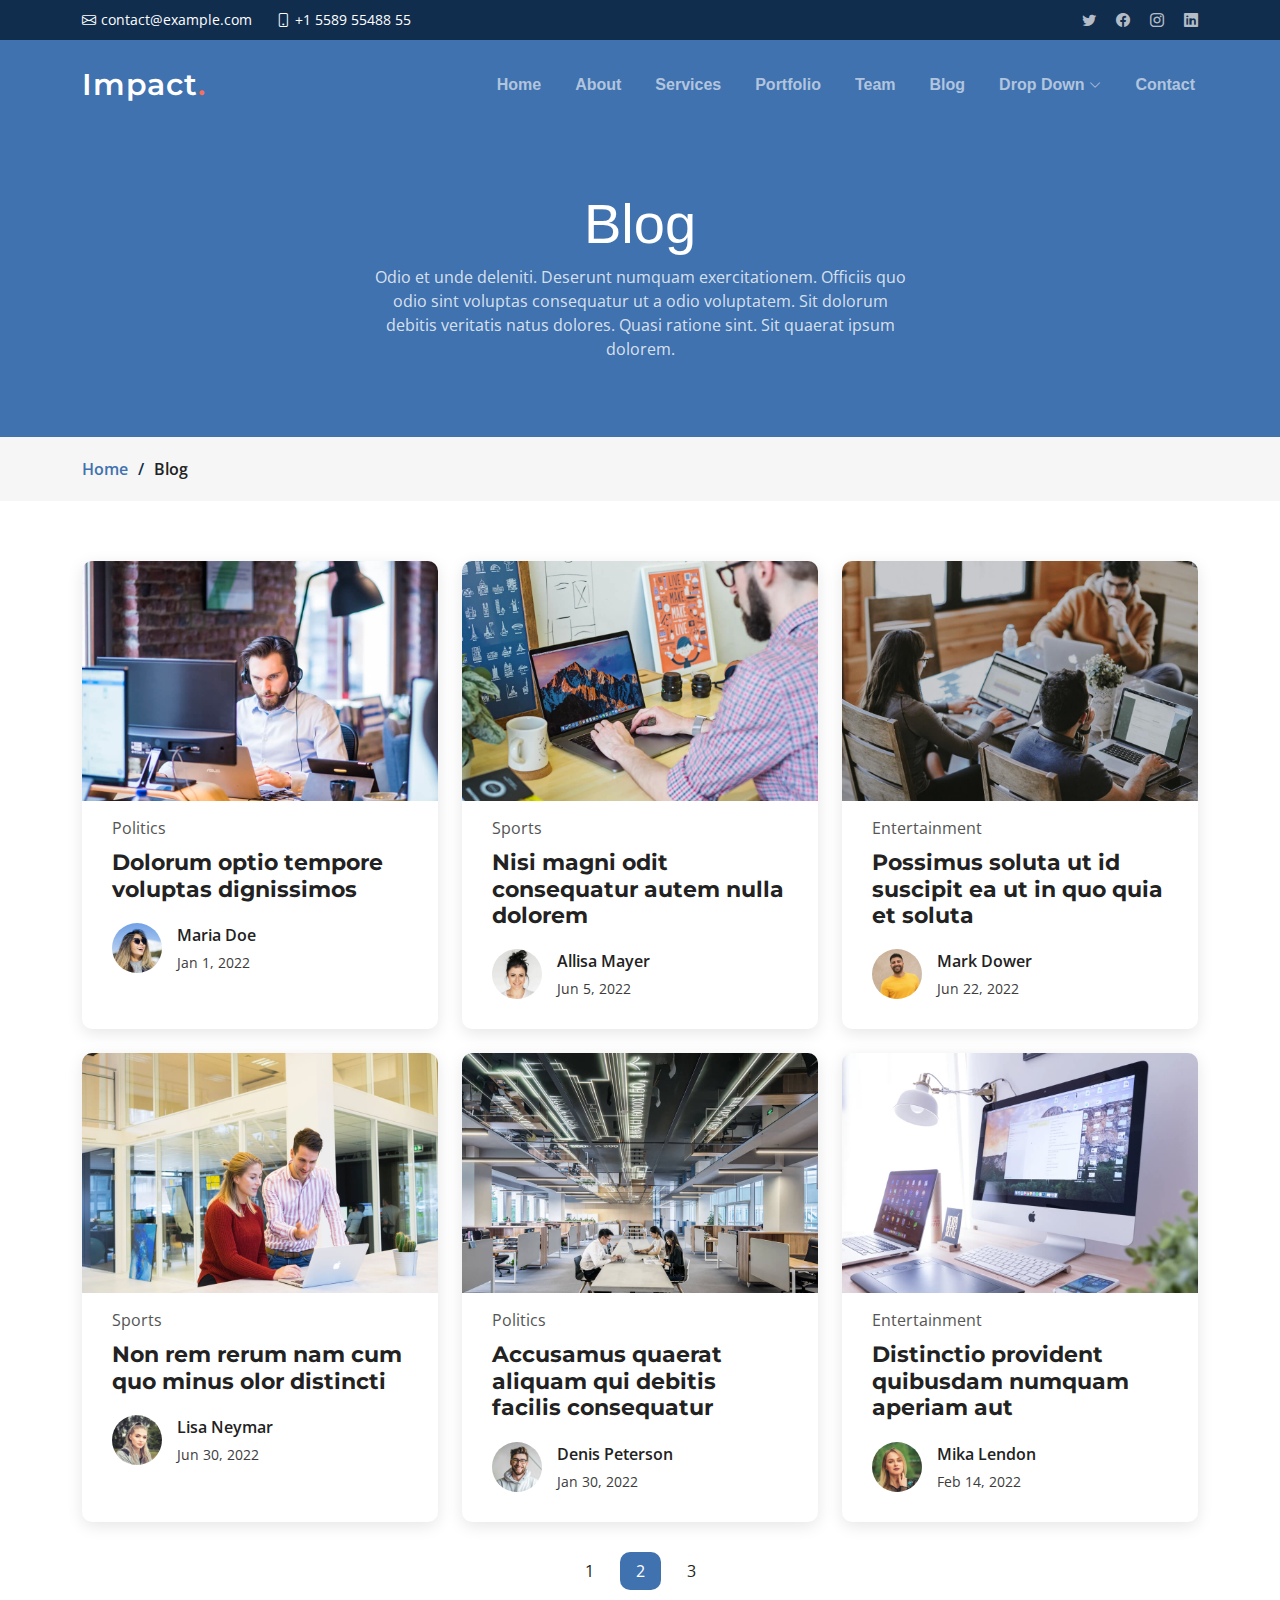
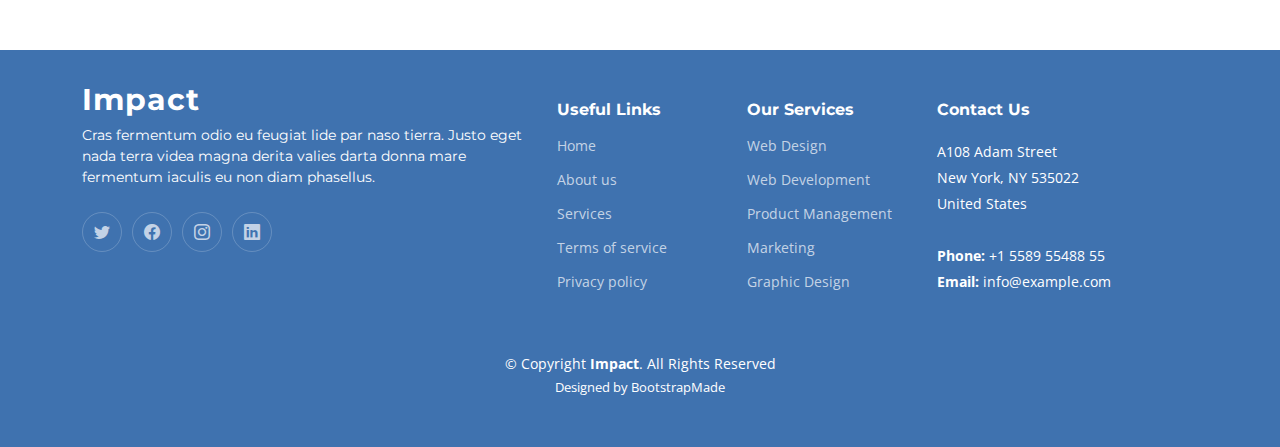
<file: blog.html>
<!DOCTYPE html>
<html lang="en">

<head>
  <meta charset="utf-8">
  <meta content="width=device-width, initial-scale=1.0" name="viewport">

  <title>Impact Bootstrap Template - Blog</title>
  <meta content="" name="description">
  <meta content="" name="keywords">

  <!-- Favicons -->
  <link href="assets/img/favicon.png" rel="icon">
  <link href="assets/img/apple-touch-icon.png" rel="apple-touch-icon">

  <!-- Google Fonts -->
  <link rel="preconnect" href="https://fonts.googleapis.com">
  <link rel="preconnect" href="https://fonts.gstatic.com" crossorigin>
  <link href="https://fonts.googleapis.com/css2?family=Open+Sans:ital,wght@0,300;0,400;0,500;0,600;0,700;1,300;1,400;1,600;1,700&family=Montserrat:ital,wght@0,300;0,400;0,500;0,600;0,700;1,300;1,400;1,500;1,600;1,700&family=Raleway:ital,wght@0,300;0,400;0,500;0,600;0,700;1,300;1,400;1,500;1,600;1,700&display=swap" rel="stylesheet">

  <!-- Vendor CSS Files -->
  <link href="assets/vendor/bootstrap/css/bootstrap.min.css" rel="stylesheet">
  <link href="assets/vendor/bootstrap-icons/bootstrap-icons.css" rel="stylesheet">
  <link href="assets/vendor/aos/aos.css" rel="stylesheet">
  <link href="assets/vendor/glightbox/css/glightbox.min.css" rel="stylesheet">
  <link href="assets/vendor/swiper/swiper-bundle.min.css" rel="stylesheet">

  <!-- Template Main CSS File -->
  <link href="assets/css/main.css" rel="stylesheet">

  <!-- =======================================================
  * Template Name: Impact
  * Updated: Sep 18 2023 with Bootstrap v5.3.2
  * Template URL: https://bootstrapmade.com/impact-bootstrap-business-website-template/
  * Author: BootstrapMade.com
  * License: https://bootstrapmade.com/license/
  ======================================================== -->
</head>

<body>

  <!-- ======= Header ======= -->
  <section id="topbar" class="topbar d-flex align-items-center">
    <div class="container d-flex justify-content-center justify-content-md-between">
      <div class="contact-info d-flex align-items-center">
        <i class="bi bi-envelope d-flex align-items-center"><a href="mailto:contact@example.com">contact@example.com</a></i>
        <i class="bi bi-phone d-flex align-items-center ms-4"><span>+1 5589 55488 55</span></i>
      </div>
      <div class="social-links d-none d-md-flex align-items-center">
        <a href="#" class="twitter"><i class="bi bi-twitter"></i></a>
        <a href="#" class="facebook"><i class="bi bi-facebook"></i></a>
        <a href="#" class="instagram"><i class="bi bi-instagram"></i></a>
        <a href="#" class="linkedin"><i class="bi bi-linkedin"></i></i></a>
      </div>
    </div>
  </section><!-- End Top Bar -->

  <header id="header" class="header d-flex align-items-center">

    <div class="container-fluid container-xl d-flex align-items-center justify-content-between">
      <a href="index.html" class="logo d-flex align-items-center">
        <!-- Uncomment the line below if you also wish to use an image logo -->
        <!-- <img src="assets/img/logo.png" alt=""> -->
        <h1>Impact<span>.</span></h1>
      </a>
      <nav id="navbar" class="navbar">
        <ul>
          <li><a href="#hero">Home</a></li>
          <li><a href="#about">About</a></li>
          <li><a href="#services">Services</a></li>
          <li><a href="#portfolio">Portfolio</a></li>
          <li><a href="#team">Team</a></li>
          <li><a href="blog.html">Blog</a></li>
          <li class="dropdown"><a href="#"><span>Drop Down</span> <i class="bi bi-chevron-down dropdown-indicator"></i></a>
            <ul>
              <li><a href="#">Drop Down 1</a></li>
              <li class="dropdown"><a href="#"><span>Deep Drop Down</span> <i class="bi bi-chevron-down dropdown-indicator"></i></a>
                <ul>
                  <li><a href="#">Deep Drop Down 1</a></li>
                  <li><a href="#">Deep Drop Down 2</a></li>
                  <li><a href="#">Deep Drop Down 3</a></li>
                  <li><a href="#">Deep Drop Down 4</a></li>
                  <li><a href="#">Deep Drop Down 5</a></li>
                </ul>
              </li>
              <li><a href="#">Drop Down 2</a></li>
              <li><a href="#">Drop Down 3</a></li>
              <li><a href="#">Drop Down 4</a></li>
            </ul>
          </li>
          <li><a href="#contact">Contact</a></li>
        </ul>
      </nav><!-- .navbar -->

      <i class="mobile-nav-toggle mobile-nav-show bi bi-list"></i>
      <i class="mobile-nav-toggle mobile-nav-hide d-none bi bi-x"></i>

    </div>
  </header><!-- End Header -->
  <!-- End Header -->

  <main id="main">

    <!-- ======= Breadcrumbs ======= -->
    <div class="breadcrumbs">
      <div class="page-header d-flex align-items-center" style="background-image: url('');">
        <div class="container position-relative">
          <div class="row d-flex justify-content-center">
            <div class="col-lg-6 text-center">
              <h2>Blog</h2>
              <p>Odio et unde deleniti. Deserunt numquam exercitationem. Officiis quo odio sint voluptas consequatur ut a odio voluptatem. Sit dolorum debitis veritatis natus dolores. Quasi ratione sint. Sit quaerat ipsum dolorem.</p>
            </div>
          </div>
        </div>
      </div>
      <nav>
        <div class="container">
          <ol>
            <li><a href="index.html">Home</a></li>
            <li>Blog</li>
          </ol>
        </div>
      </nav>
    </div><!-- End Breadcrumbs -->

    <!-- ======= Blog Section ======= -->
    <section id="blog" class="blog">
      <div class="container" data-aos="fade-up">

        <div class="row gy-4 posts-list">

          <div class="col-xl-4 col-md-6">
            <article>

              <div class="post-img">
                <img src="assets/img/blog/blog-1.jpg" alt="" class="img-fluid">
              </div>

              <p class="post-category">Politics</p>

              <h2 class="title">
                <a href="blog-details.html">Dolorum optio tempore voluptas dignissimos</a>
              </h2>

              <div class="d-flex align-items-center">
                <img src="assets/img/blog/blog-author.jpg" alt="" class="img-fluid post-author-img flex-shrink-0">
                <div class="post-meta">
                  <p class="post-author-list">Maria Doe</p>
                  <p class="post-date">
                    <time datetime="2022-01-01">Jan 1, 2022</time>
                  </p>
                </div>
              </div>

            </article>
          </div><!-- End post list item -->

          <div class="col-xl-4 col-md-6">
            <article>

              <div class="post-img">
                <img src="assets/img/blog/blog-2.jpg" alt="" class="img-fluid">
              </div>

              <p class="post-category">Sports</p>

              <h2 class="title">
                <a href="blog-details.html">Nisi magni odit consequatur autem nulla dolorem</a>
              </h2>

              <div class="d-flex align-items-center">
                <img src="assets/img/blog/blog-author-2.jpg" alt="" class="img-fluid post-author-img flex-shrink-0">
                <div class="post-meta">
                  <p class="post-author-list">Allisa Mayer</p>
                  <p class="post-date">
                    <time datetime="2022-01-01">Jun 5, 2022</time>
                  </p>
                </div>
              </div>

            </article>
          </div><!-- End post list item -->

          <div class="col-xl-4 col-md-6">
            <article>

              <div class="post-img">
                <img src="assets/img/blog/blog-3.jpg" alt="" class="img-fluid">
              </div>

              <p class="post-category">Entertainment</p>

              <h2 class="title">
                <a href="blog-details.html">Possimus soluta ut id suscipit ea ut in quo quia et soluta</a>
              </h2>

              <div class="d-flex align-items-center">
                <img src="assets/img/blog/blog-author-3.jpg" alt="" class="img-fluid post-author-img flex-shrink-0">
                <div class="post-meta">
                  <p class="post-author-list">Mark Dower</p>
                  <p class="post-date">
                    <time datetime="2022-01-01">Jun 22, 2022</time>
                  </p>
                </div>
              </div>

            </article>
          </div><!-- End post list item -->

          <div class="col-xl-4 col-md-6">
            <article>

              <div class="post-img">
                <img src="assets/img/blog/blog-4.jpg" alt="" class="img-fluid">
              </div>

              <p class="post-category">Sports</p>

              <h2 class="title">
                <a href="blog-details.html">Non rem rerum nam cum quo minus olor distincti</a>
              </h2>

              <div class="d-flex align-items-center">
                <img src="assets/img/blog/blog-author-4.jpg" alt="" class="img-fluid post-author-img flex-shrink-0">
                <div class="post-meta">
                  <p class="post-author-list">Lisa Neymar</p>
                  <p class="post-date">
                    <time datetime="2022-01-01">Jun 30, 2022</time>
                  </p>
                </div>
              </div>

            </article>
          </div><!-- End post list item -->

          <div class="col-xl-4 col-md-6">
            <article>

              <div class="post-img">
                <img src="assets/img/blog/blog-5.jpg" alt="" class="img-fluid">
              </div>

              <p class="post-category">Politics</p>

              <h2 class="title">
                <a href="blog-details.html">Accusamus quaerat aliquam qui debitis facilis consequatur</a>
              </h2>

              <div class="d-flex align-items-center">
                <img src="assets/img/blog/blog-author-5.jpg" alt="" class="img-fluid post-author-img flex-shrink-0">
                <div class="post-meta">
                  <p class="post-author-list">Denis Peterson</p>
                  <p class="post-date">
                    <time datetime="2022-01-01">Jan 30, 2022</time>
                  </p>
                </div>
              </div>

            </article>
          </div><!-- End post list item -->

          <div class="col-xl-4 col-md-6">
            <article>

              <div class="post-img">
                <img src="assets/img/blog/blog-6.jpg" alt="" class="img-fluid">
              </div>

              <p class="post-category">Entertainment</p>

              <h2 class="title">
                <a href="blog-details.html">Distinctio provident quibusdam numquam aperiam aut</a>
              </h2>

              <div class="d-flex align-items-center">
                <img src="assets/img/blog/blog-author-6.jpg" alt="" class="img-fluid post-author-img flex-shrink-0">
                <div class="post-meta">
                  <p class="post-author-list">Mika Lendon</p>
                  <p class="post-date">
                    <time datetime="2022-01-01">Feb 14, 2022</time>
                  </p>
                </div>
              </div>

            </article>
          </div><!-- End post list item -->

        </div><!-- End blog posts list -->

        <div class="blog-pagination">
          <ul class="justify-content-center">
            <li><a href="#">1</a></li>
            <li class="active"><a href="#">2</a></li>
            <li><a href="#">3</a></li>
          </ul>
        </div><!-- End blog pagination -->

      </div>
    </section><!-- End Blog Section -->

  </main><!-- End #main -->

  <!-- ======= Footer ======= -->
  <footer id="footer" class="footer">

    <div class="container">
      <div class="row gy-4">
        <div class="col-lg-5 col-md-12 footer-info">
          <a href="index.html" class="logo d-flex align-items-center">
            <span>Impact</span>
          </a>
          <p>Cras fermentum odio eu feugiat lide par naso tierra. Justo eget nada terra videa magna derita valies darta donna mare fermentum iaculis eu non diam phasellus.</p>
          <div class="social-links d-flex mt-4">
            <a href="#" class="twitter"><i class="bi bi-twitter"></i></a>
            <a href="#" class="facebook"><i class="bi bi-facebook"></i></a>
            <a href="#" class="instagram"><i class="bi bi-instagram"></i></a>
            <a href="#" class="linkedin"><i class="bi bi-linkedin"></i></a>
          </div>
        </div>

        <div class="col-lg-2 col-6 footer-links">
          <h4>Useful Links</h4>
          <ul>
            <li><a href="#">Home</a></li>
            <li><a href="#">About us</a></li>
            <li><a href="#">Services</a></li>
            <li><a href="#">Terms of service</a></li>
            <li><a href="#">Privacy policy</a></li>
          </ul>
        </div>

        <div class="col-lg-2 col-6 footer-links">
          <h4>Our Services</h4>
          <ul>
            <li><a href="#">Web Design</a></li>
            <li><a href="#">Web Development</a></li>
            <li><a href="#">Product Management</a></li>
            <li><a href="#">Marketing</a></li>
            <li><a href="#">Graphic Design</a></li>
          </ul>
        </div>

        <div class="col-lg-3 col-md-12 footer-contact text-center text-md-start">
          <h4>Contact Us</h4>
          <p>
            A108 Adam Street <br>
            New York, NY 535022<br>
            United States <br><br>
            <strong>Phone:</strong> +1 5589 55488 55<br>
            <strong>Email:</strong> info@example.com<br>
          </p>

        </div>

      </div>
    </div>

    <div class="container mt-4">
      <div class="copyright">
        &copy; Copyright <strong><span>Impact</span></strong>. All Rights Reserved
      </div>
      <div class="credits">
        <!-- All the links in the footer should remain intact. -->
        <!-- You can delete the links only if you purchased the pro version. -->
        <!-- Licensing information: https://bootstrapmade.com/license/ -->
        <!-- Purchase the pro version with working PHP/AJAX contact form: https://bootstrapmade.com/impact-bootstrap-business-website-template/ -->
        Designed by <a href="https://bootstrapmade.com/">BootstrapMade</a>
      </div>
    </div>

  </footer><!-- End Footer -->
  <!-- End Footer -->

  <a href="#" class="scroll-top d-flex align-items-center justify-content-center"><i class="bi bi-arrow-up-short"></i></a>

  <div id="preloader"></div>

  <!-- Vendor JS Files -->
  <script src="assets/vendor/bootstrap/js/bootstrap.bundle.min.js"></script>
  <script src="assets/vendor/aos/aos.js"></script>
  <script src="assets/vendor/glightbox/js/glightbox.min.js"></script>
  <script src="assets/vendor/purecounter/purecounter_vanilla.js"></script>
  <script src="assets/vendor/swiper/swiper-bundle.min.js"></script>
  <script src="assets/vendor/isotope-layout/isotope.pkgd.min.js"></script>
  <script src="assets/vendor/php-email-form/validate.js"></script>

  <!-- Template Main JS File -->
  <script src="assets/js/main.js"></script>

</body>

</html>
</file>
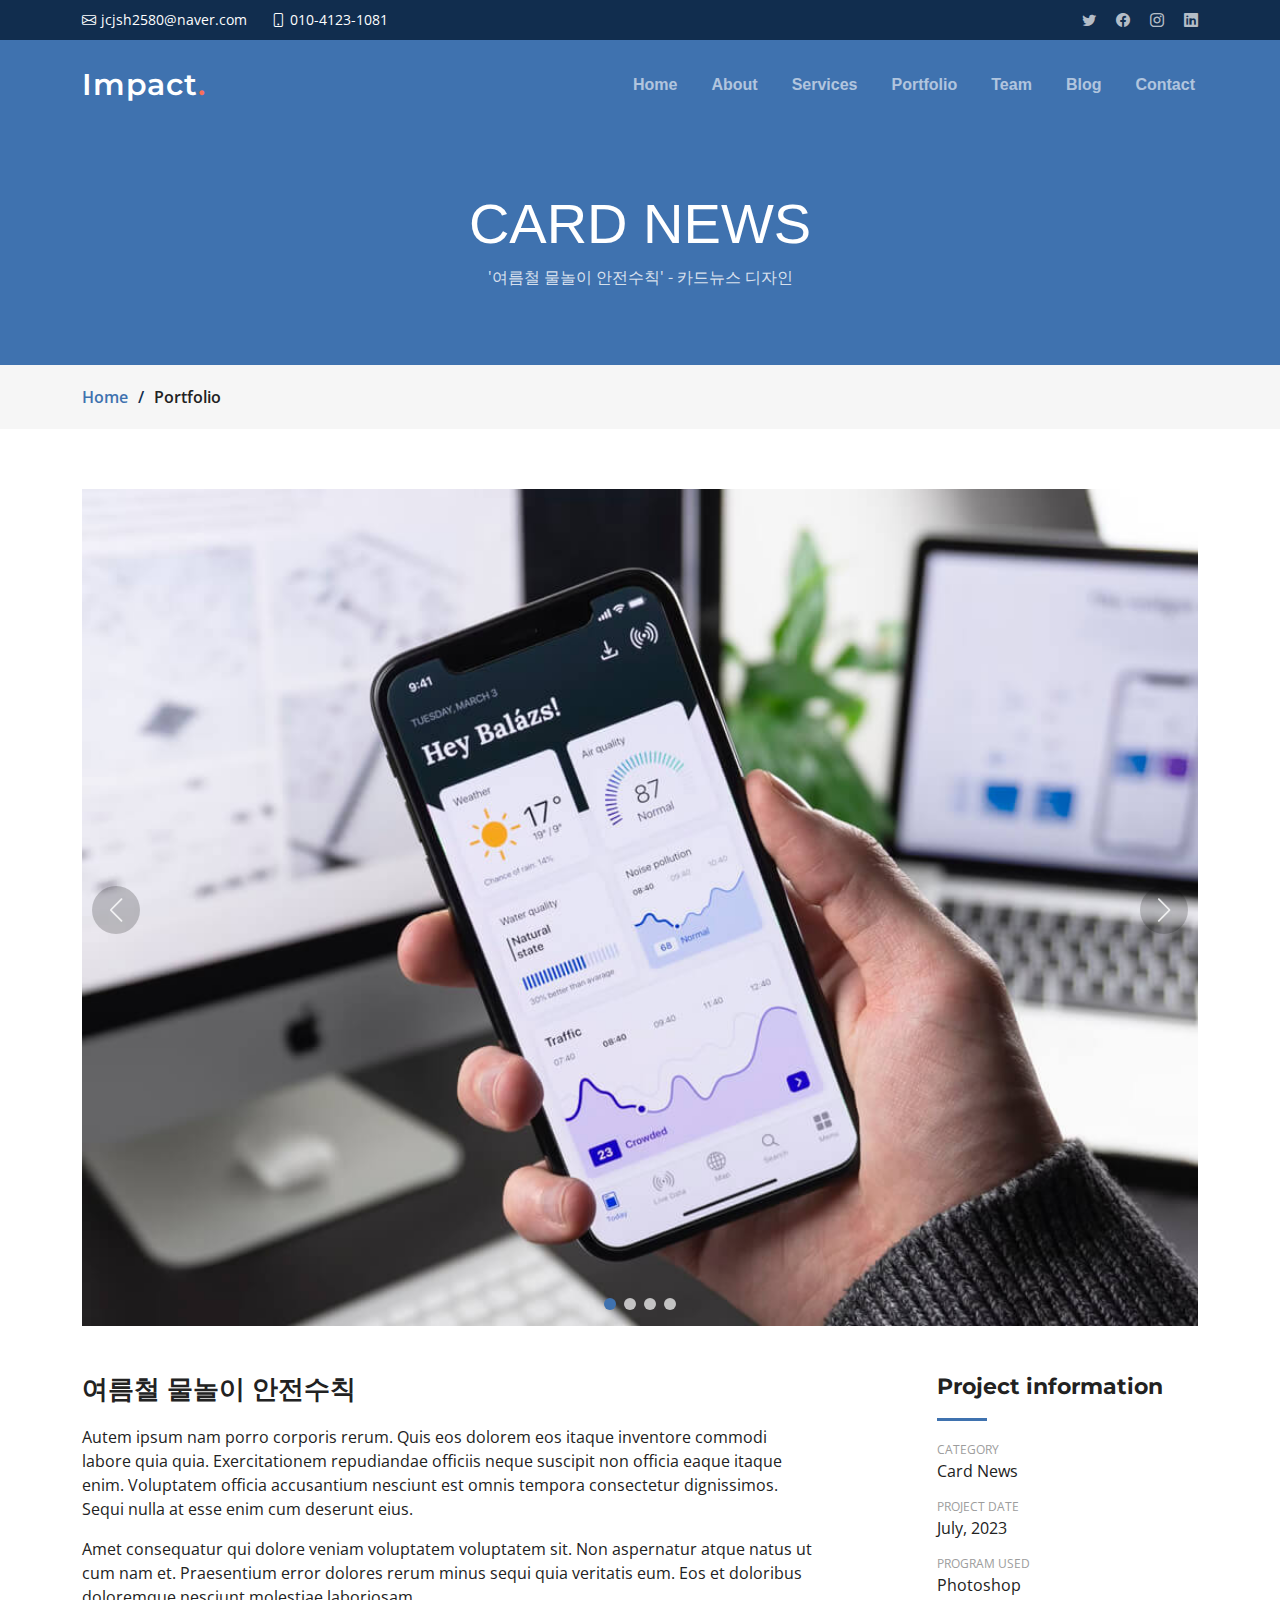
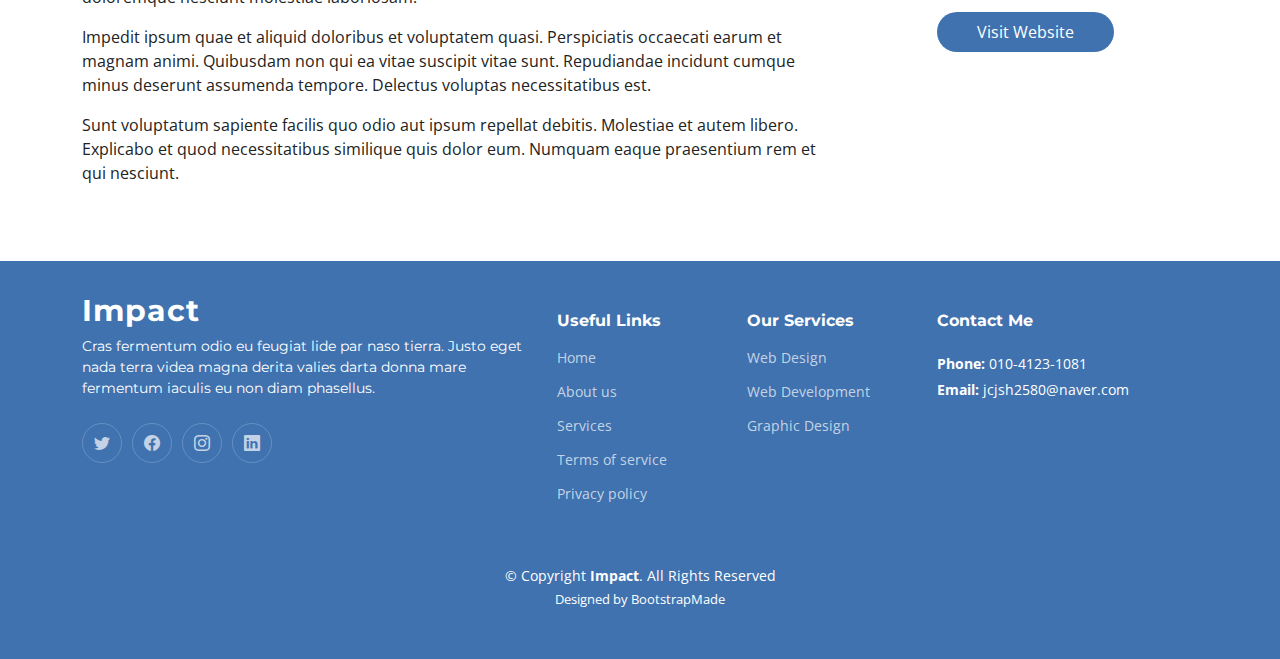
<file: cardnews.html>
<!DOCTYPE html>
<html lang="en">

<head>
  <meta charset="utf-8">
  <meta content="width=device-width, initial-scale=1.0" name="viewport">

  <title>MIN HYE-EUN</title>
  <meta content="" name="description">
  <meta content="" name="keywords">

  <!-- Favicons -->
  <link href="assets/img/favicon_.png" rel="icon">
  <link href="assets/img/apple-touch-icon.png" rel="apple-touch-icon">

  <!-- Google Fonts -->
  <link rel="preconnect" href="https://fonts.googleapis.com">
  <link rel="preconnect" href="https://fonts.gstatic.com" crossorigin>
  <link href="https://fonts.googleapis.com/css2?family=Open+Sans:ital,wght@0,300;0,400;0,500;0,600;0,700;1,300;1,400;1,600;1,700&family=Montserrat:ital,wght@0,300;0,400;0,500;0,600;0,700;1,300;1,400;1,500;1,600;1,700&family=Raleway:ital,wght@0,300;0,400;0,500;0,600;0,700;1,300;1,400;1,500;1,600;1,700&display=swap" rel="stylesheet">

  <!-- Vendor CSS Files -->
  <link href="assets/vendor/bootstrap/css/bootstrap.min.css" rel="stylesheet">
  <link href="assets/vendor/bootstrap-icons/bootstrap-icons.css" rel="stylesheet">
  <link href="assets/vendor/aos/aos.css" rel="stylesheet">
  <link href="assets/vendor/glightbox/css/glightbox.min.css" rel="stylesheet">
  <link href="assets/vendor/swiper/swiper-bundle.min.css" rel="stylesheet">

  <!-- Template Main CSS File -->
  <link href="assets/css/main.css" rel="stylesheet">

  <!-- =======================================================
  * Template Name: Impact
  * Updated: Sep 18 2023 with Bootstrap v5.3.2
  * Template URL: https://bootstrapmade.com/impact-bootstrap-business-website-template/
  * Author: BootstrapMade.com
  * License: https://bootstrapmade.com/license/
  ======================================================== -->
</head>

<body>

  <!-- ======= Header ======= -->
  <section id="topbar" class="topbar d-flex align-items-center">
    <div class="container d-flex justify-content-center justify-content-md-between">
      <div class="contact-info d-flex align-items-center">
        <i class="bi bi-envelope d-flex align-items-center"><a href="mailto:jcjsh2580@naver.com">jcjsh2580@naver.com</a></i>
        <i class="bi bi-phone d-flex align-items-center ms-4"><span>010-4123-1081</span></i>
      </div>
      <div class="social-links d-none d-md-flex align-items-center">
        <a href="#" class="twitter"><i class="bi bi-twitter"></i></a>
        <a href="#" class="facebook"><i class="bi bi-facebook"></i></a>
        <a href="#" class="instagram"><i class="bi bi-instagram"></i></a>
        <a href="#" class="linkedin"><i class="bi bi-linkedin"></i></i></a>
      </div>
    </div>
  </section><!-- End Top Bar -->

  <header id="header" class="header d-flex align-items-center">

    <div class="container-fluid container-xl d-flex align-items-center justify-content-between">
      <a href="index.html" class="logo d-flex align-items-center">
        <!-- Uncomment the line below if you also wish to use an image logo -->
        <!-- <img src="assets/img/logo.png" alt=""> -->
        <h1>Impact<span>.</span></h1>
      </a>
      <nav id="navbar" class="navbar">
        <ul>
          <li><a href="#hero">Home</a></li>
          <li><a href="#about">About</a></li>
          <li><a href="#services">Services</a></li>
          <li><a href="#portfolio">Portfolio</a></li>
          <li><a href="#team">Team</a></li>
          <li><a href="blog.html">Blog</a></li>
          <li><a href="#contact">Contact</a></li>
        </ul>
      </nav><!-- .navbar -->

      <i class="mobile-nav-toggle mobile-nav-show bi bi-list"></i>
      <i class="mobile-nav-toggle mobile-nav-hide d-none bi bi-x"></i>

    </div>
  </header><!-- End Header -->
  <!-- End Header -->

  <main id="main">

    <!-- ======= Breadcrumbs ======= -->
    <div class="breadcrumbs">
      <div class="page-header d-flex align-items-center" style="background-image: url('');">
        <div class="container position-relative">
          <div class="row d-flex justify-content-center">
            <div class="col-lg-6 text-center">
              <h2>CARD NEWS</h2>
              <p>'여름철 물놀이 안전수칙' - 카드뉴스 디자인</p>
            </div>
          </div>
        </div>
      </div>
      <nav>
        <div class="container">
          <ol>
            <li><a href="index.html">Home</a></li>
            <li>Portfolio</li>
          </ol>
        </div>
      </nav>
    </div><!-- End Breadcrumbs -->

    <!-- ======= Portfolio Details Section ======= -->
    <section id="portfolio-details" class="portfolio-details">
      <div class="container" data-aos="fade-up">

        <div class="position-relative h-100">
          <div class="slides-1 portfolio-details-slider swiper">
            <div class="swiper-wrapper align-items-center">

              <div class="swiper-slide">
                <img src="assets/img/portfolio/app-1.jpg" alt="">
              </div>

              <div class="swiper-slide">
                <img src="assets/img/portfolio/product-1.jpg" alt="">
              </div>

              <div class="swiper-slide">
                <img src="assets/img/portfolio/branding-1.jpg" alt="">
              </div>

              <div class="swiper-slide">
                <img src="assets/img/portfolio/books-1.jpg" alt="">
              </div>

            </div>
            <div class="swiper-pagination"></div>
          </div>
          <div class="swiper-button-prev"></div>
          <div class="swiper-button-next"></div>

        </div>

        <div class="row justify-content-between gy-4 mt-4">

          <div class="col-lg-8">
            <div class="portfolio-description">
              <h2>여름철 물놀이 안전수칙</h2>
              <p>
                Autem ipsum nam porro corporis rerum. Quis eos dolorem eos itaque inventore commodi labore quia quia. Exercitationem repudiandae officiis neque suscipit non officia eaque itaque enim. Voluptatem officia accusantium nesciunt est omnis tempora consectetur dignissimos. Sequi nulla at esse enim cum deserunt eius.
              </p>
              <p>
                Amet consequatur qui dolore veniam voluptatem voluptatem sit. Non aspernatur atque natus ut cum nam et. Praesentium error dolores rerum minus sequi quia veritatis eum. Eos et doloribus doloremque nesciunt molestiae laboriosam.
              </p>

              

              <p>
                Impedit ipsum quae et aliquid doloribus et voluptatem quasi. Perspiciatis occaecati earum et magnam animi. Quibusdam non qui ea vitae suscipit vitae sunt. Repudiandae incidunt cumque minus deserunt assumenda tempore. Delectus voluptas necessitatibus est.

              <p>
                Sunt voluptatum sapiente facilis quo odio aut ipsum repellat debitis. Molestiae et autem libero. Explicabo et quod necessitatibus similique quis dolor eum. Numquam eaque praesentium rem et qui nesciunt.
              </p>

            </div>
          </div>

          <div class="col-lg-3">
            <div class="portfolio-info">
              <h3>Project information</h3>
              <ul>
                <li><strong>Category</strong> <span>Card News</span></li>
                <li><strong>Project date</strong> <span>July, 2023</span></li>
                <li><strong>Program Used</strong>Photoshop</li>
                <li><a href="#" class="btn-visit align-self-start">Visit Website</a></li>
              </ul>
            </div>
          </div>

        </div>

      </div>
    </section><!-- End Portfolio Details Section -->

  </main><!-- End #main -->

  <!-- ======= Footer ======= -->
  <footer id="footer" class="footer">

    <div class="container">
      <div class="row gy-4">
        <div class="col-lg-5 col-md-12 footer-info">
          <a href="index.html" class="logo d-flex align-items-center">
            <span>Impact</span>
          </a>
          <p>Cras fermentum odio eu feugiat lide par naso tierra. Justo eget nada terra videa magna derita valies darta donna mare fermentum iaculis eu non diam phasellus.</p>
          <div class="social-links d-flex mt-4">
            <a href="#" class="twitter"><i class="bi bi-twitter"></i></a>
            <a href="#" class="facebook"><i class="bi bi-facebook"></i></a>
            <a href="#" class="instagram"><i class="bi bi-instagram"></i></a>
            <a href="#" class="linkedin"><i class="bi bi-linkedin"></i></a>
          </div>
        </div>

        <div class="col-lg-2 col-6 footer-links">
          <h4>Useful Links</h4>
          <ul>
            <li><a href="#">Home</a></li>
            <li><a href="#">About us</a></li>
            <li><a href="#">Services</a></li>
            <li><a href="#">Terms of service</a></li>
            <li><a href="#">Privacy policy</a></li>
          </ul>
        </div>

        <div class="col-lg-2 col-6 footer-links">
          <h4>Our Services</h4>
          <ul>
            <li><a href="#">Web Design</a></li>
            <li><a href="#">Web Development</a></li>
            <li><a href="#">Graphic Design</a></li>
          </ul>
        </div>

        <div class="col-lg-3 col-md-12 footer-contact text-center text-md-start">
          <h4>Contact Me</h4>
          <p>
            
            <strong>Phone:</strong> 010-4123-1081<br>
            <strong>Email:</strong> jcjsh2580@naver.com<br>
          </p>

        </div>

      </div>
    </div>

    <div class="container mt-4">
      <div class="copyright">
        &copy; Copyright <strong><span>Impact</span></strong>. All Rights Reserved
      </div>
      <div class="credits">
        <!-- All the links in the footer should remain intact. -->
        <!-- You can delete the links only if you purchased the pro version. -->
        <!-- Licensing information: https://bootstrapmade.com/license/ -->
        <!-- Purchase the pro version with working PHP/AJAX contact form: https://bootstrapmade.com/impact-bootstrap-business-website-template/ -->
        Designed by <a href="https://bootstrapmade.com/">BootstrapMade</a>
      </div>
    </div>

  </footer><!-- End Footer -->
  <!-- End Footer -->

  <a href="#" class="scroll-top d-flex align-items-center justify-content-center"><i class="bi bi-arrow-up-short"></i></a>

  <div id="preloader"></div>

  <!-- Vendor JS Files -->
  <script src="assets/vendor/bootstrap/js/bootstrap.bundle.min.js"></script>
  <script src="assets/vendor/aos/aos.js"></script>
  <script src="assets/vendor/glightbox/js/glightbox.min.js"></script>
  <script src="assets/vendor/purecounter/purecounter_vanilla.js"></script>
  <script src="assets/vendor/swiper/swiper-bundle.min.js"></script>
  <script src="assets/vendor/isotope-layout/isotope.pkgd.min.js"></script>
  <script src="assets/vendor/php-email-form/validate.js"></script>

  <!-- Template Main JS File -->
  <script src="assets/js/main.js"></script>

</body>

</html>
</file>
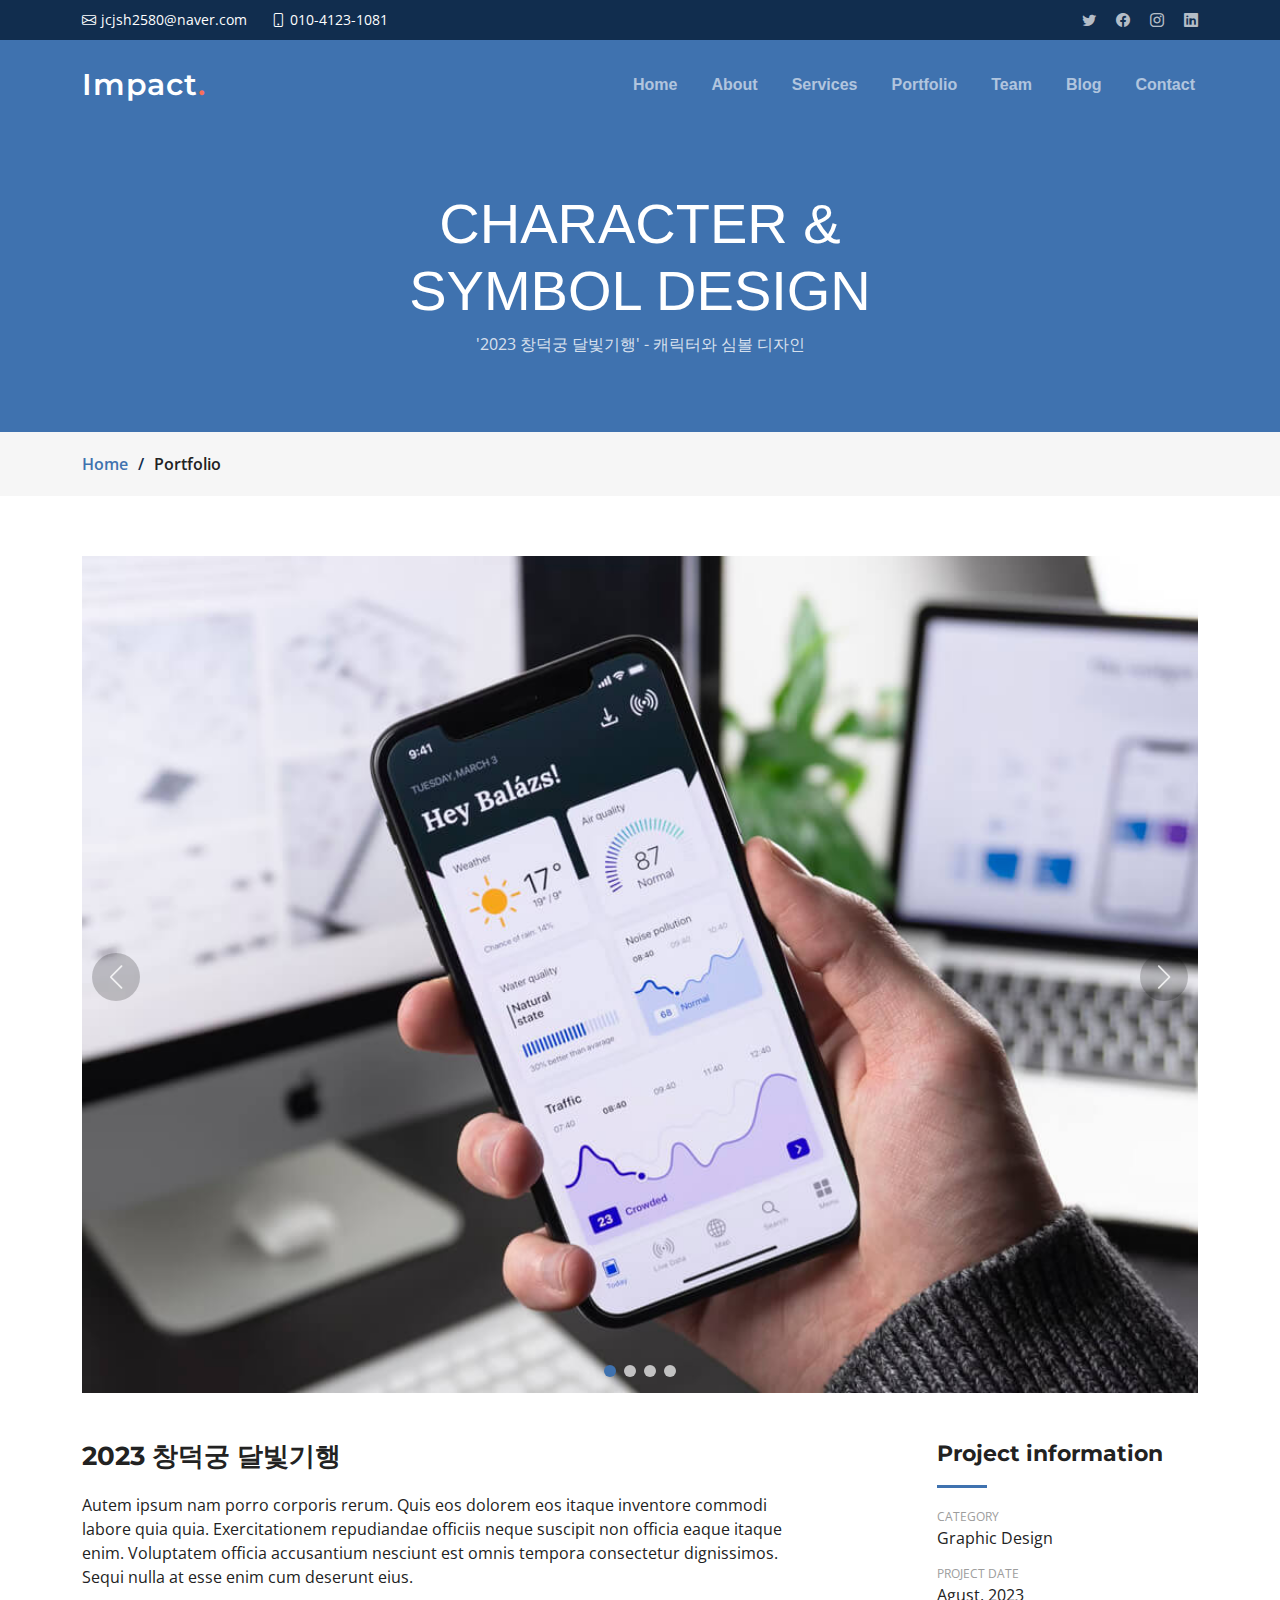
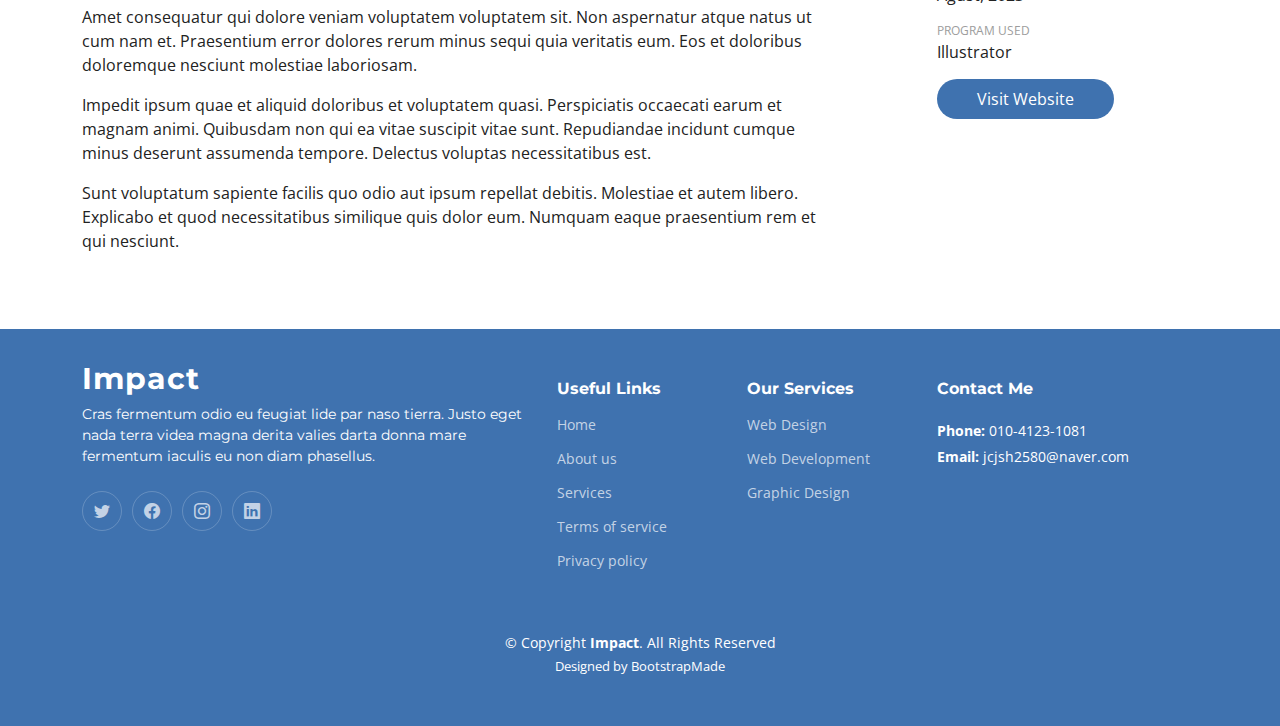
<file: character.html>
<!DOCTYPE html>
<html lang="en">

<head>
  <meta charset="utf-8">
  <meta content="width=device-width, initial-scale=1.0" name="viewport">

  <title>MIN HYE-EUN</title>
  <meta content="" name="description">
  <meta content="" name="keywords">

  <!-- Favicons -->
  <link href="assets/img/favicon_.png" rel="icon">
  <link href="assets/img/apple-touch-icon.png" rel="apple-touch-icon">

  <!-- Google Fonts -->
  <link rel="preconnect" href="https://fonts.googleapis.com">
  <link rel="preconnect" href="https://fonts.gstatic.com" crossorigin>
  <link href="https://fonts.googleapis.com/css2?family=Open+Sans:ital,wght@0,300;0,400;0,500;0,600;0,700;1,300;1,400;1,600;1,700&family=Montserrat:ital,wght@0,300;0,400;0,500;0,600;0,700;1,300;1,400;1,500;1,600;1,700&family=Raleway:ital,wght@0,300;0,400;0,500;0,600;0,700;1,300;1,400;1,500;1,600;1,700&display=swap" rel="stylesheet">

  <!-- Vendor CSS Files -->
  <link href="assets/vendor/bootstrap/css/bootstrap.min.css" rel="stylesheet">
  <link href="assets/vendor/bootstrap-icons/bootstrap-icons.css" rel="stylesheet">
  <link href="assets/vendor/aos/aos.css" rel="stylesheet">
  <link href="assets/vendor/glightbox/css/glightbox.min.css" rel="stylesheet">
  <link href="assets/vendor/swiper/swiper-bundle.min.css" rel="stylesheet">

  <!-- Template Main CSS File -->
  <link href="assets/css/main.css" rel="stylesheet">

  <!-- =======================================================
  * Template Name: Impact
  * Updated: Sep 18 2023 with Bootstrap v5.3.2
  * Template URL: https://bootstrapmade.com/impact-bootstrap-business-website-template/
  * Author: BootstrapMade.com
  * License: https://bootstrapmade.com/license/
  ======================================================== -->
</head>

<body>

  <!-- ======= Header ======= -->
  <section id="topbar" class="topbar d-flex align-items-center">
    <div class="container d-flex justify-content-center justify-content-md-between">
      <div class="contact-info d-flex align-items-center">
        <i class="bi bi-envelope d-flex align-items-center"><a href="mailto:jcjsh2580@naver.com">jcjsh2580@naver.com</a></i>
        <i class="bi bi-phone d-flex align-items-center ms-4"><span>010-4123-1081</span></i>
      </div>
      <div class="social-links d-none d-md-flex align-items-center">
        <a href="#" class="twitter"><i class="bi bi-twitter"></i></a>
        <a href="#" class="facebook"><i class="bi bi-facebook"></i></a>
        <a href="#" class="instagram"><i class="bi bi-instagram"></i></a>
        <a href="#" class="linkedin"><i class="bi bi-linkedin"></i></i></a>
      </div>
    </div>
  </section><!-- End Top Bar -->

  <header id="header" class="header d-flex align-items-center">

    <div class="container-fluid container-xl d-flex align-items-center justify-content-between">
      <a href="index.html" class="logo d-flex align-items-center">
        <!-- Uncomment the line below if you also wish to use an image logo -->
        <!-- <img src="assets/img/logo.png" alt=""> -->
        <h1>Impact<span>.</span></h1>
      </a>
      <nav id="navbar" class="navbar">
        <ul>
          <li><a href="#hero">Home</a></li>
          <li><a href="#about">About</a></li>
          <li><a href="#services">Services</a></li>
          <li><a href="#portfolio">Portfolio</a></li>
          <li><a href="#team">Team</a></li>
          <li><a href="blog.html">Blog</a></li>
          <li><a href="#contact">Contact</a></li>
        </ul>
      </nav><!-- .navbar -->

      <i class="mobile-nav-toggle mobile-nav-show bi bi-list"></i>
      <i class="mobile-nav-toggle mobile-nav-hide d-none bi bi-x"></i>

    </div>
  </header><!-- End Header -->
  <!-- End Header -->

  <main id="main">

    <!-- ======= Breadcrumbs ======= -->
    <div class="breadcrumbs">
      <div class="page-header d-flex align-items-center" style="background-image: url('');">
        <div class="container position-relative">
          <div class="row d-flex justify-content-center">
            <div class="col-lg-6 text-center">
              <h2>CHARACTER & SYMBOL DESIGN</h2>
              <p>'2023 창덕궁 달빛기행' - 캐릭터와 심볼 디자인</p>
            </div>
          </div>
        </div>
      </div>
      <nav>
        <div class="container">
          <ol>
            <li><a href="index.html">Home</a></li>
            <li>Portfolio</li>
          </ol>
        </div>
      </nav>
    </div><!-- End Breadcrumbs -->

    <!-- ======= Portfolio Details Section ======= -->
    <section id="portfolio-details" class="portfolio-details">
      <div class="container" data-aos="fade-up">

        <div class="position-relative h-100">
          <div class="slides-1 portfolio-details-slider swiper">
            <div class="swiper-wrapper align-items-center">

              <div class="swiper-slide">
                <img src="assets/img/portfolio/app-1.jpg" alt="">
              </div>

              <div class="swiper-slide">
                <img src="assets/img/portfolio/product-1.jpg" alt="">
              </div>

              <div class="swiper-slide">
                <img src="assets/img/portfolio/branding-1.jpg" alt="">
              </div>

              <div class="swiper-slide">
                <img src="assets/img/portfolio/books-1.jpg" alt="">
              </div>

            </div>
            <div class="swiper-pagination"></div>
          </div>
          <div class="swiper-button-prev"></div>
          <div class="swiper-button-next"></div>

        </div>

        <div class="row justify-content-between gy-4 mt-4">

          <div class="col-lg-8">
            <div class="portfolio-description">
              <h2>2023 창덕궁 달빛기행</h2>
              <p>
                Autem ipsum nam porro corporis rerum. Quis eos dolorem eos itaque inventore commodi labore quia quia. Exercitationem repudiandae officiis neque suscipit non officia eaque itaque enim. Voluptatem officia accusantium nesciunt est omnis tempora consectetur dignissimos. Sequi nulla at esse enim cum deserunt eius.
              </p>
              <p>
                Amet consequatur qui dolore veniam voluptatem voluptatem sit. Non aspernatur atque natus ut cum nam et. Praesentium error dolores rerum minus sequi quia veritatis eum. Eos et doloribus doloremque nesciunt molestiae laboriosam.
              </p>

              

              <p>
                Impedit ipsum quae et aliquid doloribus et voluptatem quasi. Perspiciatis occaecati earum et magnam animi. Quibusdam non qui ea vitae suscipit vitae sunt. Repudiandae incidunt cumque minus deserunt assumenda tempore. Delectus voluptas necessitatibus est.

              <p>
                Sunt voluptatum sapiente facilis quo odio aut ipsum repellat debitis. Molestiae et autem libero. Explicabo et quod necessitatibus similique quis dolor eum. Numquam eaque praesentium rem et qui nesciunt.
              </p>

            </div>
          </div>

          <div class="col-lg-3">
            <div class="portfolio-info">
              <h3>Project information</h3>
              <ul>
                <li><strong>Category</strong> <span>Graphic Design</span></li>
                <li><strong>Project date</strong> <span>Agust, 2023</span></li>
                <li><strong>Program Used</strong>Illustrator</li>
                <li><a href="#" class="btn-visit align-self-start">Visit Website</a></li>
              </ul>
            </div>
          </div>

        </div>

      </div>
    </section><!-- End Portfolio Details Section -->

  </main><!-- End #main -->

  <!-- ======= Footer ======= -->
  <footer id="footer" class="footer">

    <div class="container">
      <div class="row gy-4">
        <div class="col-lg-5 col-md-12 footer-info">
          <a href="index.html" class="logo d-flex align-items-center">
            <span>Impact</span>
          </a>
          <p>Cras fermentum odio eu feugiat lide par naso tierra. Justo eget nada terra videa magna derita valies darta donna mare fermentum iaculis eu non diam phasellus.</p>
          <div class="social-links d-flex mt-4">
            <a href="#" class="twitter"><i class="bi bi-twitter"></i></a>
            <a href="#" class="facebook"><i class="bi bi-facebook"></i></a>
            <a href="#" class="instagram"><i class="bi bi-instagram"></i></a>
            <a href="#" class="linkedin"><i class="bi bi-linkedin"></i></a>
          </div>
        </div>

        <div class="col-lg-2 col-6 footer-links">
          <h4>Useful Links</h4>
          <ul>
            <li><a href="#">Home</a></li>
            <li><a href="#">About us</a></li>
            <li><a href="#">Services</a></li>
            <li><a href="#">Terms of service</a></li>
            <li><a href="#">Privacy policy</a></li>
          </ul>
        </div>

        <div class="col-lg-2 col-6 footer-links">
          <h4>Our Services</h4>
          <ul>
            <li><a href="#">Web Design</a></li>
            <li><a href="#">Web Development</a></li>
            <li><a href="#">Graphic Design</a></li>
          </ul>
        </div>

        <div class="col-lg-3 col-md-12 footer-contact text-center text-md-start">
          <h4>Contact Me</h4>
          <p>
            
            <strong>Phone:</strong> 010-4123-1081<br>
            <strong>Email:</strong> jcjsh2580@naver.com<br>
          </p>

        </div>

      </div>
    </div>

    <div class="container mt-4">
      <div class="copyright">
        &copy; Copyright <strong><span>Impact</span></strong>. All Rights Reserved
      </div>
      <div class="credits">
        <!-- All the links in the footer should remain intact. -->
        <!-- You can delete the links only if you purchased the pro version. -->
        <!-- Licensing information: https://bootstrapmade.com/license/ -->
        <!-- Purchase the pro version with working PHP/AJAX contact form: https://bootstrapmade.com/impact-bootstrap-business-website-template/ -->
        Designed by <a href="https://bootstrapmade.com/">BootstrapMade</a>
      </div>
    </div>

  </footer><!-- End Footer -->
  <!-- End Footer -->

  <a href="#" class="scroll-top d-flex align-items-center justify-content-center"><i class="bi bi-arrow-up-short"></i></a>

  <div id="preloader"></div>

  <!-- Vendor JS Files -->
  <script src="assets/vendor/bootstrap/js/bootstrap.bundle.min.js"></script>
  <script src="assets/vendor/aos/aos.js"></script>
  <script src="assets/vendor/glightbox/js/glightbox.min.js"></script>
  <script src="assets/vendor/purecounter/purecounter_vanilla.js"></script>
  <script src="assets/vendor/swiper/swiper-bundle.min.js"></script>
  <script src="assets/vendor/isotope-layout/isotope.pkgd.min.js"></script>
  <script src="assets/vendor/php-email-form/validate.js"></script>

  <!-- Template Main JS File -->
  <script src="assets/js/main.js"></script>

</body>

</html>
</file>
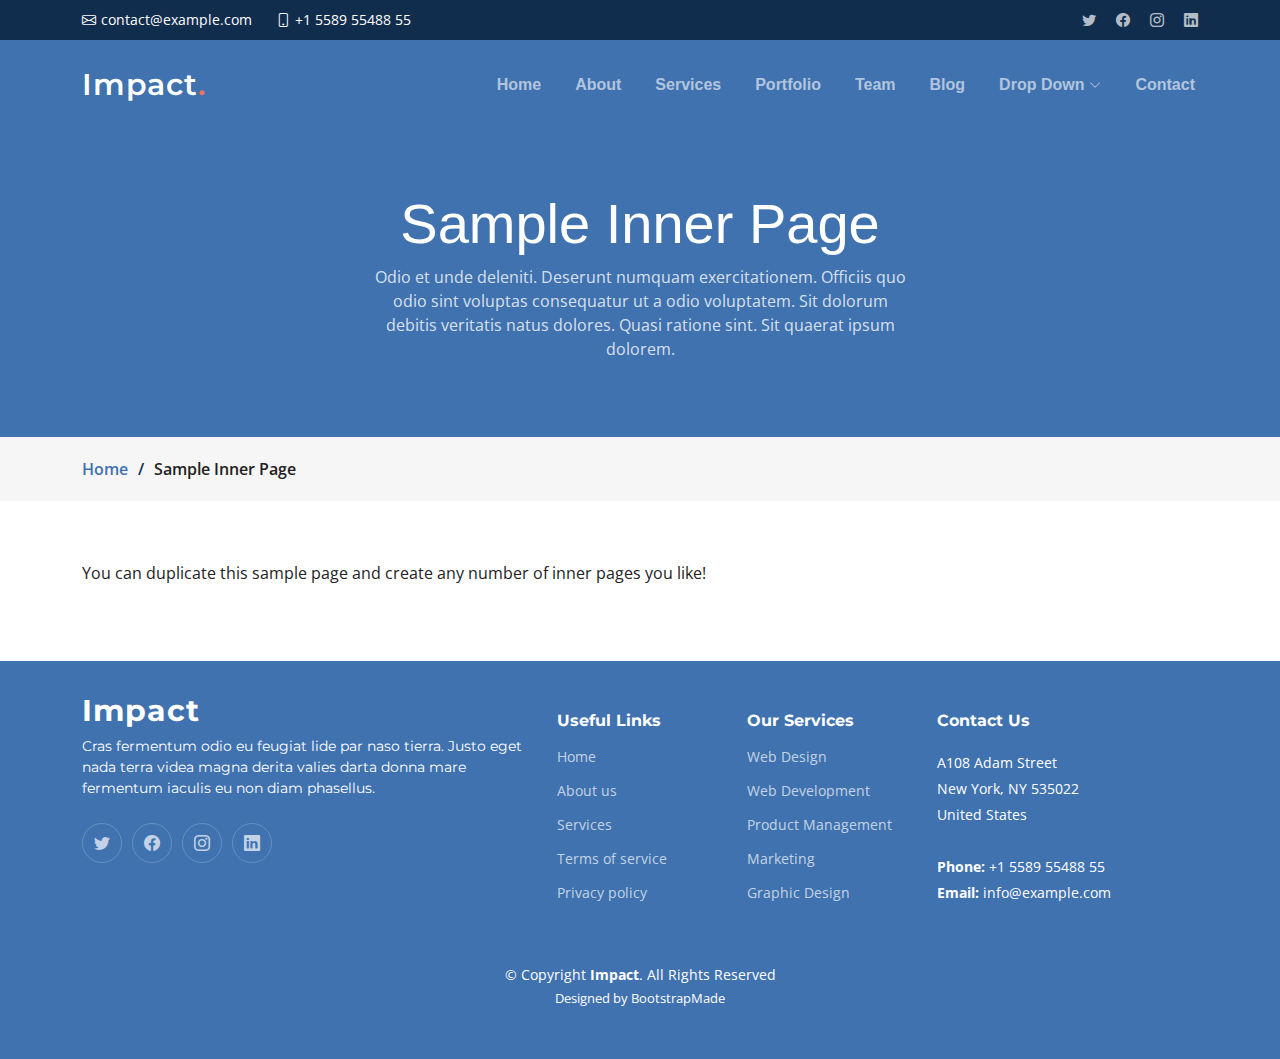
<file: sample-inner-page.html>
<!DOCTYPE html>
<html lang="en">

<head>
  <meta charset="utf-8">
  <meta content="width=device-width, initial-scale=1.0" name="viewport">

  <title>[Template] Sample Inner Page</title>
  <meta content="" name="description">
  <meta content="" name="keywords">

  <!-- Favicons -->
  <link href="assets/img/favicon.png" rel="icon">
  <link href="assets/img/apple-touch-icon.png" rel="apple-touch-icon">

  <!-- Google Fonts -->
  <link rel="preconnect" href="https://fonts.googleapis.com">
  <link rel="preconnect" href="https://fonts.gstatic.com" crossorigin>
  <link href="https://fonts.googleapis.com/css2?family=Open+Sans:ital,wght@0,300;0,400;0,500;0,600;0,700;1,300;1,400;1,600;1,700&family=Montserrat:ital,wght@0,300;0,400;0,500;0,600;0,700;1,300;1,400;1,500;1,600;1,700&family=Raleway:ital,wght@0,300;0,400;0,500;0,600;0,700;1,300;1,400;1,500;1,600;1,700&display=swap" rel="stylesheet">

  <!-- Vendor CSS Files -->
  <link href="assets/vendor/bootstrap/css/bootstrap.min.css" rel="stylesheet">
  <link href="assets/vendor/bootstrap-icons/bootstrap-icons.css" rel="stylesheet">
  <link href="assets/vendor/aos/aos.css" rel="stylesheet">
  <link href="assets/vendor/glightbox/css/glightbox.min.css" rel="stylesheet">
  <link href="assets/vendor/swiper/swiper-bundle.min.css" rel="stylesheet">

  <!-- Template Main CSS File -->
  <link href="assets/css/main.css" rel="stylesheet">

  <!-- =======================================================
  * Template Name: Impact
  * Updated: Sep 18 2023 with Bootstrap v5.3.2
  * Template URL: https://bootstrapmade.com/impact-bootstrap-business-website-template/
  * Author: BootstrapMade.com
  * License: https://bootstrapmade.com/license/
  ======================================================== -->
</head>

<body>

  <!-- ======= Header ======= -->
  <section id="topbar" class="topbar d-flex align-items-center">
    <div class="container d-flex justify-content-center justify-content-md-between">
      <div class="contact-info d-flex align-items-center">
        <i class="bi bi-envelope d-flex align-items-center"><a href="mailto:contact@example.com">contact@example.com</a></i>
        <i class="bi bi-phone d-flex align-items-center ms-4"><span>+1 5589 55488 55</span></i>
      </div>
      <div class="social-links d-none d-md-flex align-items-center">
        <a href="#" class="twitter"><i class="bi bi-twitter"></i></a>
        <a href="#" class="facebook"><i class="bi bi-facebook"></i></a>
        <a href="#" class="instagram"><i class="bi bi-instagram"></i></a>
        <a href="#" class="linkedin"><i class="bi bi-linkedin"></i></i></a>
      </div>
    </div>
  </section><!-- End Top Bar -->

  <header id="header" class="header d-flex align-items-center">

    <div class="container-fluid container-xl d-flex align-items-center justify-content-between">
      <a href="index.html" class="logo d-flex align-items-center">
        <!-- Uncomment the line below if you also wish to use an image logo -->
        <!-- <img src="assets/img/logo.png" alt=""> -->
        <h1>Impact<span>.</span></h1>
      </a>
      <nav id="navbar" class="navbar">
        <ul>
          <li><a href="#hero">Home</a></li>
          <li><a href="#about">About</a></li>
          <li><a href="#services">Services</a></li>
          <li><a href="#portfolio">Portfolio</a></li>
          <li><a href="#team">Team</a></li>
          <li><a href="blog.html">Blog</a></li>
          <li class="dropdown"><a href="#"><span>Drop Down</span> <i class="bi bi-chevron-down dropdown-indicator"></i></a>
            <ul>
              <li><a href="#">Drop Down 1</a></li>
              <li class="dropdown"><a href="#"><span>Deep Drop Down</span> <i class="bi bi-chevron-down dropdown-indicator"></i></a>
                <ul>
                  <li><a href="#">Deep Drop Down 1</a></li>
                  <li><a href="#">Deep Drop Down 2</a></li>
                  <li><a href="#">Deep Drop Down 3</a></li>
                  <li><a href="#">Deep Drop Down 4</a></li>
                  <li><a href="#">Deep Drop Down 5</a></li>
                </ul>
              </li>
              <li><a href="#">Drop Down 2</a></li>
              <li><a href="#">Drop Down 3</a></li>
              <li><a href="#">Drop Down 4</a></li>
            </ul>
          </li>
          <li><a href="#contact">Contact</a></li>
        </ul>
      </nav><!-- .navbar -->

      <i class="mobile-nav-toggle mobile-nav-show bi bi-list"></i>
      <i class="mobile-nav-toggle mobile-nav-hide d-none bi bi-x"></i>

    </div>
  </header><!-- End Header -->
  <!-- End Header -->

  <main id="main">

    <!-- ======= Breadcrumbs ======= -->
    <div class="breadcrumbs">
      <div class="page-header d-flex align-items-center" style="background-image: url('');">
        <div class="container position-relative">
          <div class="row d-flex justify-content-center">
            <div class="col-lg-6 text-center">
              <h2>Sample Inner Page</h2>
              <p>Odio et unde deleniti. Deserunt numquam exercitationem. Officiis quo odio sint voluptas consequatur ut a odio voluptatem. Sit dolorum debitis veritatis natus dolores. Quasi ratione sint. Sit quaerat ipsum dolorem.</p>
            </div>
          </div>
        </div>
      </div>
      <nav>
        <div class="container">
          <ol>
            <li><a href="index.html">Home</a></li>
            <li>Sample Inner Page</li>
          </ol>
        </div>
      </nav>
    </div><!-- End Breadcrumbs -->

    <section class="sample-page">
      <div class="container" data-aos="fade-up">

        <p>
          You can duplicate this sample page and create any number of inner pages you like!
        </p>

      </div>
    </section>

  </main><!-- End #main -->

  <!-- ======= Footer ======= -->
  <footer id="footer" class="footer">

    <div class="container">
      <div class="row gy-4">
        <div class="col-lg-5 col-md-12 footer-info">
          <a href="index.html" class="logo d-flex align-items-center">
            <span>Impact</span>
          </a>
          <p>Cras fermentum odio eu feugiat lide par naso tierra. Justo eget nada terra videa magna derita valies darta donna mare fermentum iaculis eu non diam phasellus.</p>
          <div class="social-links d-flex mt-4">
            <a href="#" class="twitter"><i class="bi bi-twitter"></i></a>
            <a href="#" class="facebook"><i class="bi bi-facebook"></i></a>
            <a href="#" class="instagram"><i class="bi bi-instagram"></i></a>
            <a href="#" class="linkedin"><i class="bi bi-linkedin"></i></a>
          </div>
        </div>

        <div class="col-lg-2 col-6 footer-links">
          <h4>Useful Links</h4>
          <ul>
            <li><a href="#">Home</a></li>
            <li><a href="#">About us</a></li>
            <li><a href="#">Services</a></li>
            <li><a href="#">Terms of service</a></li>
            <li><a href="#">Privacy policy</a></li>
          </ul>
        </div>

        <div class="col-lg-2 col-6 footer-links">
          <h4>Our Services</h4>
          <ul>
            <li><a href="#">Web Design</a></li>
            <li><a href="#">Web Development</a></li>
            <li><a href="#">Product Management</a></li>
            <li><a href="#">Marketing</a></li>
            <li><a href="#">Graphic Design</a></li>
          </ul>
        </div>

        <div class="col-lg-3 col-md-12 footer-contact text-center text-md-start">
          <h4>Contact Us</h4>
          <p>
            A108 Adam Street <br>
            New York, NY 535022<br>
            United States <br><br>
            <strong>Phone:</strong> +1 5589 55488 55<br>
            <strong>Email:</strong> info@example.com<br>
          </p>

        </div>

      </div>
    </div>

    <div class="container mt-4">
      <div class="copyright">
        &copy; Copyright <strong><span>Impact</span></strong>. All Rights Reserved
      </div>
      <div class="credits">
        <!-- All the links in the footer should remain intact. -->
        <!-- You can delete the links only if you purchased the pro version. -->
        <!-- Licensing information: https://bootstrapmade.com/license/ -->
        <!-- Purchase the pro version with working PHP/AJAX contact form: https://bootstrapmade.com/impact-bootstrap-business-website-template/ -->
        Designed by <a href="https://bootstrapmade.com/">BootstrapMade</a>
      </div>
    </div>

  </footer><!-- End Footer -->
  <!-- End Footer -->

  <a href="#" class="scroll-top d-flex align-items-center justify-content-center"><i class="bi bi-arrow-up-short"></i></a>

  <div id="preloader"></div>

  <!-- Vendor JS Files -->
  <script src="assets/vendor/bootstrap/js/bootstrap.bundle.min.js"></script>
  <script src="assets/vendor/aos/aos.js"></script>
  <script src="assets/vendor/glightbox/js/glightbox.min.js"></script>
  <script src="assets/vendor/purecounter/purecounter_vanilla.js"></script>
  <script src="assets/vendor/swiper/swiper-bundle.min.js"></script>
  <script src="assets/vendor/isotope-layout/isotope.pkgd.min.js"></script>
  <script src="assets/vendor/php-email-form/validate.js"></script>

  <!-- Template Main JS File -->
  <script src="assets/js/main.js"></script>

</body>

</html>
</file>
<file: APP/styles.css>
.grid {
	width : 606px; /* 선까지 생각해서 600이지만 606을 줌 */
	height : 606px;
	display : flex;
	flex-wrap : wrap;
}

.square {
	width : 200px;
	height : 200px;
	border : solid black 1px;
}
.mole {
	background-image : url("mole.png");
	background-size : cover;
}
</file>
<file: RPS/styles.css>
body {
   background-color : #f1f1f1;
   font-family : "Arial", sans-serif;
   margin:0;
   padding:0;
}
h1 {
   font-size : 2rem;
   text-align : center;
   padding-top : 100px;
}

p {
   font-size : 1.5rem;
   font-weight : 600;
   text-align : center;
   margin-bottom : 0.5rem;
}

.buttons {
   display : flex;
   justify-content : center;
}

button {
   border : none;
   font-size : 3rem;
   margin : 0.5rem;
   padding : 0.5rem;
   border-radius : 5px;
   cursor : pointer;
   /* display : flex;
   justify-content : center; */
}

button:hover {
   opacity : 0.5;
}

#rock {
   background-color : #b0c1ef;
}

#paper {
   background-color : #fbcbcb;
}

#scissors {
   background-color : #c1e9c3;
}
#user-score {
   color : #0017ff;
}
#computer-score {
   color : #f33333;
}
</file>
<file: assets/css/main.css>
/**
* Template Name: Impact
* Updated: Sep 18 2023 with Bootstrap v5.3.2
* Template URL: https://bootstrapmade.com/impact-bootstrap-business-website-template/
* Author: BootstrapMade.com
* License: https://bootstrapmade.com/license/
*/

/*--------------------------------------------------------------
# Set main reusable colors and fonts using CSS variables
# Learn more about CSS variables at https://developer.mozilla.org/en-US/docs/Web/CSS/Using_CSS_custom_properties
--------------------------------------------------------------*/
/* Fonts */
:root {
  --font-default: "Open Sans", system-ui, -apple-system, "Segoe UI", Roboto, "Helvetica Neue", Arial, "Noto Sans", "Liberation Sans", sans-serif, "Apple Color Emoji", "Segoe UI Emoji", "Segoe UI Symbol", "Noto Color Emoji";
  --font-primary: "Montserrat", sans-serif;
  --font-secondary: "Poppins", sans-serif;
}

/* Colors */
:root {
  --color-default: #222222;
  --color-primary: #3F72AF;
  --color-secondary: #112D4E;
}

/* Smooth scroll behavior */
:root {
  scroll-behavior: smooth;
}

/*--------------------------------------------------------------
# General
--------------------------------------------------------------*/
body {
  font-family: var(--font-default);
  color: var(--color-default);
}

a {
  color: var(--color-primary);
  text-decoration: none;
}

a:hover {
  color: #00b6a1;
  text-decoration: none;
}

h1,
h2,
h3,
h4,
h5,
h6 {
  font-family: var(--font-primary);
}

/*--------------------------------------------------------------
# Sections & Section Header
--------------------------------------------------------------*/
section {
  padding: 60px 0;
  overflow: hidden;
}

.sections-bg {
  background-color: #
	  ;
}

.section-header {
  text-align: center;
  padding-bottom: 60px;
}

.section-header h2 {
  font-size: 32px;
  font-weight: 600;
  margin-bottom: 20px;
  padding-bottom: 20px;
  position: relative;
}

.section-header h2:after {
  content: "";
  position: absolute;
  display: block;
  width: 50px;
  height: 3px;
  background: var(--color-primary);
  left: 0;
  right: 0;
  bottom: 0;
  margin: auto;
}

.section-header p {
  margin-bottom: 0;
  color: #6f6f6f;
}

/*--------------------------------------------------------------
# Breadcrumbs
--------------------------------------------------------------*/
.breadcrumbs .page-header {
  padding: 60px 0 60px 0;
  min-height: 20vh;
  position: relative;
  background-color: var(--color-primary);
}

.breadcrumbs .page-header h2 {
  font-size: 56px;
  font-weight: 500;
  color: #fff;
  font-family: var(--font-secondary);
}

.breadcrumbs .page-header p {
  color: rgba(255, 255, 255, 0.8);
}

.breadcrumbs nav {
  background-color: #f6f6f6;
  padding: 20px 0;
}

.breadcrumbs nav ol {
  display: flex;
  flex-wrap: wrap;
  list-style: none;
  margin: 0;
  padding: 0;
  font-size: 16px;
  font-weight: 600;
  color: var(--color-default);
}

.breadcrumbs nav ol a {
  color: var(--color-primary);
  transition: 0.3s;
}

.breadcrumbs nav ol a:hover {
  text-decoration: underline;
}

.breadcrumbs nav ol li+li {
  padding-left: 10px;
}

.breadcrumbs nav ol li+li::before {
  display: inline-block;
  padding-right: 10px;
  color: var(--color-secondary);
  content: "/";
}

/*--------------------------------------------------------------
# Scroll top button
--------------------------------------------------------------*/
.scroll-top {
  position: fixed;
  visibility: hidden;
  opacity: 0;
  right: 15px;
  bottom: -15px;
  z-index: 99999;
  background: var(--color-secondary);
  width: 44px;
  height: 44px;
  border-radius: 50px;
  transition: all 0.4s;
}

.scroll-top i {
  font-size: 24px;
  color: #fff;
  line-height: 0;
}

.scroll-top:hover {
  background: rgba(248, 90, 64, 0.8);
  color: #fff;
}

.scroll-top.active {
  visibility: visible;
  opacity: 1;
  bottom: 15px;
}

/*--------------------------------------------------------------
# Preloader
--------------------------------------------------------------*/
#preloader {
  position: fixed;
  inset: 0;
  z-index: 999999;
  overflow: hidden;
  background: #fff;
  transition: all 0.6s ease-out;
}

#preloader:before {
  content: "";
  position: fixed;
  top: calc(50% - 30px);
  left: calc(50% - 30px);
  border: 6px solid #fff;
  border-color: var(--color-primary) transparent var(--color-primary) transparent;
  border-radius: 50%;
  width: 60px;
  height: 60px;
  animation: animate-preloader 1.5s linear infinite;
}

@keyframes animate-preloader {
  0% {
    transform: rotate(0deg);
  }

  100% {
    transform: rotate(360deg);
  }
}

/*--------------------------------------------------------------
# Disable aos animation delay on mobile devices
--------------------------------------------------------------*/
@media screen and (max-width: 768px) {
  [data-aos-delay] {
    transition-delay: 0 !important;
  }
}

/*--------------------------------------------------------------
# Header
--------------------------------------------------------------*/
.topbar {
  background: #112D4E;
  height: 40px;
  font-size: 14px;
  transition: all 0.5s;
  color: #fff;
  padding: 0;
}

.topbar .contact-info i {
  font-style: normal;
  color: #fff;
  line-height: 0;
}

.topbar .contact-info i a,
.topbar .contact-info i span {
  padding-left: 5px;
  color: #fff;
}

@media (max-width: 575px) {

  .topbar .contact-info i a,
  .topbar .contact-info i span {
    font-size: 13px;
  }
}

.topbar .contact-info i a {
  line-height: 0;
  transition: 0.3s;
}

.topbar .contact-info i a:hover {
  color: #fff;
  text-decoration: underline;
}

.topbar .social-links a {
  color: rgba(255, 255, 255, 0.7);
  line-height: 0;
  transition: 0.3s;
  margin-left: 20px;
}

.topbar .social-links a:hover {
  color: #fff;
}

.header {
  transition: all 0.5s;
  z-index: 997;
  height: 90px;
  background-color: var(--color-primary);
}

.header.sticked {
  position: fixed;
  top: 0;
  right: 0;
  left: 0;
  height: 70px;
  box-shadow: 0px 2px 20px rgba(0, 0, 0, 0.1);
}

.header .logo img {
  max-height: 40px;
  margin-right: 6px;
}

.header .logo h1 {
  font-size: 30px;
  margin: 0;
  font-weight: 600;
  letter-spacing: 0.8px;
  color: #fff;
  font-family: var(--font-primary);
}

.header .logo h1 span {
  color: #f96f59;
}

.sticked-header-offset {
  margin-top: 70px;
}

section {
  scroll-margin-top: 70px;
}

/*--------------------------------------------------------------
# Desktop Navigation
--------------------------------------------------------------*/
@media (min-width: 1280px) {
  .navbar {
    padding: 0;
  }

  .navbar ul {
    margin: 0;
    padding: 0;
    display: flex;
    list-style: none;
    align-items: center;
  }

  .navbar li {
    position: relative;
  }

  .navbar>ul>li {
    white-space: nowrap;
    padding: 10px 0 10px 28px;
  }

  .navbar a,
  .navbar a:focus {
    display: flex;
    align-items: center;
    justify-content: space-between;
    padding: 0 3px;
    font-family: var(--font-secondary);
    font-size: 16px;
    font-weight: 600;
    color: rgba(255, 255, 255, 0.6);
    white-space: nowrap;
    transition: 0.3s;
    position: relative;
  }

  .navbar a i,
  .navbar a:focus i {
    font-size: 12px;
    line-height: 0;
    margin-left: 5px;
  }

  .navbar>ul>li>a:before {
    content: "";
    position: absolute;
    width: 100%;
    height: 2px;
    bottom: -6px;
    left: 0;
    background-color: var(--color-secondary);
    visibility: hidden;
    width: 0px;
    transition: all 0.3s ease-in-out 0s;
  }

  .navbar a:hover:before,
  .navbar li:hover>a:before,
  .navbar .active:before {
    visibility: visible;
    width: 100%;
  }

  .navbar a:hover,
  .navbar .active,
  .navbar .active:focus,
  .navbar li:hover>a {
    color: #fff;
  }

  .navbar .dropdown ul {
    display: block;
    position: absolute;
    left: 28px;
    top: calc(100% + 30px);
    margin: 0;
    padding: 10px 0;
    z-index: 99;
    opacity: 0;
    visibility: hidden;
    background: #fff;
    box-shadow: 0px 0px 30px rgba(127, 137, 161, 0.25);
    transition: 0.3s;
    border-radius: 4px;
  }

  .navbar .dropdown ul li {
    min-width: 200px;
  }

  .navbar .dropdown ul a {
    padding: 10px 20px;
    font-size: 15px;
    text-transform: none;
    font-weight: 600;
    color: #006a5d;
  }

  .navbar .dropdown ul a i {
    font-size: 12px;
  }

  .navbar .dropdown ul a:hover,
  .navbar .dropdown ul .active:hover,
  .navbar .dropdown ul li:hover>a {
    color: var(--color-secondary);
  }

  .navbar .dropdown:hover>ul {
    opacity: 1;
    top: 100%;
    visibility: visible;
  }

  .navbar .dropdown .dropdown ul {
    top: 0;
    left: calc(100% - 30px);
    visibility: hidden;
  }

  .navbar .dropdown .dropdown:hover>ul {
    opacity: 1;
    top: 0;
    left: 100%;
    visibility: visible;
  }
}

@media (min-width: 1280px) and (max-width: 1366px) {
  .navbar .dropdown .dropdown ul {
    left: -90%;
  }

  .navbar .dropdown .dropdown:hover>ul {
    left: -100%;
  }
}

@media (min-width: 1280px) {

  .mobile-nav-show,
  .mobile-nav-hide {
    display: none;
  }
}

/*--------------------------------------------------------------
# Mobile Navigation
--------------------------------------------------------------*/
@media (max-width: 1279px) {
  .navbar {
    position: fixed;
    top: 0;
    right: -100%;
    width: 100%;
    max-width: 400px;
    bottom: 0;
    transition: 0.3s;
    z-index: 9997;
  }

  .navbar ul {
    position: absolute;
    inset: 0;
    padding: 50px 0 10px 0;
    margin: 0;
    background: rgba(0, 131, 116, 0.9);
    overflow-y: auto;
    transition: 0.3s;
    z-index: 9998;
  }

  .navbar a,
  .navbar a:focus {
    display: flex;
    align-items: center;
    justify-content: space-between;
    padding: 10px 20px;
    font-family: var(--font-primary);
    font-size: 15px;
    font-weight: 600;
    color: rgba(255, 255, 255, 0.7);
    white-space: nowrap;
    transition: 0.3s;
  }

  .navbar a i,
  .navbar a:focus i {
    font-size: 12px;
    line-height: 0;
    margin-left: 5px;
  }

  .navbar a:hover,
  .navbar .active,
  .navbar .active:focus,
  .navbar li:hover>a {
    color: #fff;
  }

  .navbar .getstarted,
  .navbar .getstarted:focus {
    background: var(--color-primary);
    padding: 8px 20px;
    border-radius: 4px;
    margin: 15px;
    color: #fff;
  }

  .navbar .getstarted:hover,
  .navbar .getstarted:focus:hover {
    color: #fff;
    background: rgba(0, 131, 116, 0.8);
  }

  .navbar .dropdown ul,
  .navbar .dropdown .dropdown ul {
    position: static;
    display: none;
    padding: 10px 0;
    margin: 10px 20px;
    transition: all 0.5s ease-in-out;
    background-color: #007466;
    border: 1px solid #006459;
  }

  .navbar .dropdown>.dropdown-active,
  .navbar .dropdown .dropdown>.dropdown-active {
    display: block;
  }

  .mobile-nav-show {
    color: rgba(255, 255, 255, 0.6);
    font-size: 28px;
    cursor: pointer;
    line-height: 0;
    transition: 0.5s;
    z-index: 9999;
    margin-right: 10px;
  }

  .mobile-nav-hide {
    color: #fff;
    font-size: 32px;
    cursor: pointer;
    line-height: 0;
    transition: 0.5s;
    position: fixed;
    right: 20px;
    top: 20px;
    z-index: 9999;
  }

  .mobile-nav-active {
    overflow: hidden;
  }

  .mobile-nav-active .navbar {
    right: 0;
  }

  .mobile-nav-active .navbar:before {
    content: "";
    position: fixed;
    inset: 0;
    background: rgba(0, 106, 93, 0.8);
    z-index: 9996;
  }
}

/*--------------------------------------------------------------
# About Us Section
--------------------------------------------------------------*/
.about h3 {
  font-weight: 700;
  font-size: 28px;
  margin-bottom: 20px;
  font-family: var(--font-secondary);
}

.about .call-us {
  left: 10%;
  right: 10%;
  bottom: 0;
  background-color: #fff;
  box-shadow: 0px 2px 25px rgba(0, 0, 0, 0.08);
  padding: 20px;
  text-align: center;
}

.about .call-us h4 {
  font-size: 24px;
  font-weight: 700;
  margin-bottom: 5px;
}

.about .call-us p {
  font-size: 28px;
  font-weight: 700;
  color: var(--color-primary);
}

.about .content ul {
  list-style: none;
  padding: 0;
}

.about .content ul li {
  padding: 0 0 10px 30px;
  position: relative;
}

.about .content ul i {
  position: absolute;
  font-size: 20px;
  left: 0;
  top: -3px;
  color: var(--color-primary);
}

.about .content p:last-child {
  margin-bottom: 0;
}

.about .play-btn {
  width: 94px;
  height: 94px;
  background: radial-gradient(var(--color-primary) 50%, rgba(0, 131, 116, 0.4) 52%);
  border-radius: 50%;
  display: block;
  position: absolute;
  left: calc(50% - 47px);
  top: calc(50% - 47px);
  overflow: hidden;
}

.about .play-btn:before {
  content: "";
  position: absolute;
  width: 120px;
  height: 120px;
  animation-delay: 0s;
  animation: pulsate-btn 2s;
  animation-direction: forwards;
  animation-iteration-count: infinite;
  animation-timing-function: steps;
  opacity: 1;
  border-radius: 50%;
  border: 5px solid rgba(0, 131, 116, 0.7);
  top: -15%;
  left: -15%;
  background: rgba(198, 16, 0, 0);
}

.about .play-btn:after {
  content: "";
  position: absolute;
  left: 50%;
  top: 50%;
  transform: translateX(-40%) translateY(-50%);
  width: 0;
  height: 0;
  border-top: 10px solid transparent;
  border-bottom: 10px solid transparent;
  border-left: 15px solid #fff;
  z-index: 100;
  transition: all 400ms cubic-bezier(0.55, 0.055, 0.675, 0.19);
}

.about .play-btn:hover:before {
  content: "";
  position: absolute;
  left: 50%;
  top: 50%;
  transform: translateX(-40%) translateY(-50%);
  width: 0;
  height: 0;
  border: none;
  border-top: 10px solid transparent;
  border-bottom: 10px solid transparent;
  border-left: 15px solid #fff;
  z-index: 200;
  animation: none;
  border-radius: 0;
}

.about .play-btn:hover:after {
  border-left: 15px solid var(--color-primary);
  transform: scale(20);
}

@keyframes pulsate-btn {
  0% {
    transform: scale(0.6, 0.6);
    opacity: 1;
  }

  100% {
    transform: scale(1, 1);
    opacity: 0;
  }
}

/*--------------------------------------------------------------
# Clients Section
--------------------------------------------------------------*/
.clients {
  padding: 40px 0;
}

.clients .swiper {
  padding: 10px 0;
}

.clients .swiper-slide img {
  transition: 0.3s;
}

.clients .swiper-slide img:hover {
  transform: scale(1.1);
}

.clients .swiper-pagination {
  margin-top: 20px;
  position: relative;
}

.clients .swiper-pagination .swiper-pagination-bullet {
  width: 12px;
  height: 12px;
  background-color: #fff;
  opacity: 1;
  background-color: #ddd;
}

.clients .swiper-pagination .swiper-pagination-bullet-active {
  background-color: var(--color-primary);
}

/*--------------------------------------------------------------
# Stats Counter Section
--------------------------------------------------------------*/
.stats-counter {
  padding: 40px 0;
}

.stats-counter .stats-item {
  padding: 20px 0;
  border-bottom: 1px solid #e4e4e4;
}

.stats-counter .stats-item .purecounter {
  min-width: 90px;
  padding-right: 15px;
}

.stats-counter .stats-item i {
  font-size: 44px;
  line-height: 0;
  margin-right: 15px;
}

.stats-counter .stats-item span {
  font-size: 40px;
  display: block;
  font-weight: 700;
  color: var(--color-primary);
  line-height: 40px;
}

.stats-counter .stats-item p {
  margin: 0;
  font-family: var(--font-primary);
  font-size: 14px;
}

/*--------------------------------------------------------------


/*--------------------------------------------------------------
# Our Services Section
--------------------------------------------------------------*/
.services {
  padding: 60px 0;
}

.services .service-item {
  padding: 40px;
  background: #fff;
  height: 100%;
  border-radius: 10px;
}

.services .service-item .icon {
  width: 48px;
  height: 48px;
  position: relative;
  margin-bottom: 50px;
}

.services .service-item .icon i {
  color: var(--color-default);
  font-size: 56px;
  transition: ease-in-out 0.3s;
  z-index: 2;
  position: relative;
}



.services .service-item h3 {
  color: var(--color-default);
  font-weight: 700;
  margin: 0 0 20px 0;
  padding-bottom: 8px;
  font-size: 22px;
  position: relative;
  display: inline-block;
  border-bottom: 4px solid #eeeeee;
  transition: 0.3s;
}

.services .service-item p {
  line-height: 24px;
  font-size: 14px;
  margin-bottom: 0;
}

.services .service-item .readmore {
  margin-top: 15px;
  display: inline-block;
  color: var(--color-primary);
}

.services .service-item:hover .icon:before {
  background: #3F72AF
}

.services .service-item:hover h3 {
  border-color: var(--color-primary);
}

/*--------------------------------------------------------------
# Testimonials Section
--------------------------------------------------------------*/
.testimonials .testimonial-wrap {
  padding-left: 10px;
}

.testimonials .testimonial-item {
  box-sizing: content-box;
  padding: 30px;
  margin: 30px 10px;
  box-shadow: 0px 0 15px rgba(0, 0, 0, 0.1);
  position: relative;
  background: #fff;
  border-radius: 10px;
}

.testimonials .testimonial-item .testimonial-img {
  width: 90px;
  border-radius: 50px;
  margin-right: 15px;
}

.testimonials .testimonial-item h3 {
  font-size: 18px;
  font-weight: bold;
  margin: 10px 0 5px 0;
  color: #000;
}

.testimonials .testimonial-item h4 {
  font-size: 14px;
  color: #999;
  margin: 0;
}

.testimonials .testimonial-item .stars {
  margin: 10px 0;
}

.testimonials .testimonial-item .stars i {
  color: #ffc107;
  margin: 0 1px;
}

.testimonials .testimonial-item .quote-icon-left,
.testimonials .testimonial-item .quote-icon-right {
  color: #009d8b;
  font-size: 26px;
  line-height: 0;
}

.testimonials .testimonial-item .quote-icon-left {
  display: inline-block;
  left: -5px;
  position: relative;
}

.testimonials .testimonial-item .quote-icon-right {
  display: inline-block;
  right: -5px;
  position: relative;
  top: 10px;
  transform: scale(-1, -1);
}

.testimonials .testimonial-item p {
  font-style: italic;
  margin: 15px auto 15px auto;
}

.testimonials .swiper-pagination {
  margin-top: 20px;
  position: relative;
}

.testimonials .swiper-pagination .swiper-pagination-bullet {
  width: 12px;
  height: 12px;
  background-color: rgba(0, 0, 0, 0.2);
  opacity: 1;
}

.testimonials .swiper-pagination .swiper-pagination-bullet-active {
  background-color: var(--color-primary);
}

@media (max-width: 767px) {
  .testimonials .testimonial-wrap {
    padding-left: 0;
  }

  .testimonials .testimonial-item {
    padding: 30px;
    margin: 15px;
  }

  .testimonials .testimonial-item .testimonial-img {
    position: static;
    left: auto;
  }
}

/*--------------------------------------------------------------
# Portfolio Section
--------------------------------------------------------------*/
.portfolio .portfolio-flters {
  padding: 0 0 20px 0;
  margin: 0 auto;
  list-style: none;
  text-align: center;
}

.portfolio .portfolio-flters li {
  cursor: pointer;
  display: inline-block;
  padding: 0;
  font-size: 18px;
  font-weight: 500;
  margin: 0 10px;
  line-height: 1;
  transition: all 0.3s ease-in-out;
}

.portfolio .portfolio-flters li:hover,
.portfolio .portfolio-flters li.filter-active {
  color: var(--color-primary);
}

.portfolio .portfolio-flters li:first-child {
  margin-left: 0;
}

.portfolio .portfolio-flters li:last-child {
  margin-right: 0;
}

@media (max-width: 575px) {
  .portfolio .portfolio-flters li {
    font-size: 14px;
    margin: 0 5px;
  }
}

.portfolio .portfolio-wrap {
  box-shadow: 0px 10px 30px rgba(0, 0, 0, 0.1);
  border-radius: 10px;
  height: 100%;
  overflow: hidden;
}

.portfolio .portfolio-wrap img {
  transition: 0.3s;
  position: relative;
  z-index: 1;
}

.portfolio .portfolio-wrap .portfolio-info {
  padding: 25px 20px;
  background-color: #fff;
  position: relative;
  border-top: 1px solid #f3f3f3;
  z-index: 2;
}

.portfolio .portfolio-wrap .portfolio-info h4 {
  font-size: 18px;
  font-weight: 600;
  padding-right: 50px;
}

.portfolio .portfolio-wrap .portfolio-info h4 a {
  color: var(--color-default);
  transition: 0.3s;
}

.portfolio .portfolio-wrap .portfolio-info h4 a:hover {
  color: var(--color-primary);
}

.portfolio .portfolio-wrap .portfolio-info p {
  color: #6c757d;
  font-size: 14px;
  margin-bottom: 0;
  padding-right: 50px;
}

.portfolio .portfolio-wrap:hover img {
  transform: scale(1.1);
}

/*--------------------------------------------------------------
# Portfolio Details Section
--------------------------------------------------------------*/
.portfolio-details .portfolio-details-slider img {
  width: 100%;
}

.portfolio-details .portfolio-details-slider .swiper-pagination .swiper-pagination-bullet {
  width: 12px;
  height: 12px;
  background-color: rgba(255, 255, 255, 0.7);
  opacity: 1;
}

.portfolio-details .portfolio-details-slider .swiper-pagination .swiper-pagination-bullet-active {
  background-color: var(--color-primary);
}

.portfolio-details .swiper-button-prev,
.portfolio-details .swiper-button-next {
  width: 48px;
  height: 48px;
}

.portfolio-details .swiper-button-prev:after,
.portfolio-details .swiper-button-next:after {
  color: rgba(255, 255, 255, 0.8);
  background-color: rgba(0, 0, 0, 0.2);
  font-size: 24px;
  border-radius: 50%;
  width: 48px;
  height: 48px;
  display: flex;
  align-items: center;
  justify-content: center;
  transition: 0.3s;
}

.portfolio-details .swiper-button-prev:hover:after,
.portfolio-details .swiper-button-next:hover:after {
  background-color: rgba(0, 0, 0, 0.6);
}

@media (max-width: 575px) {

  .portfolio-details .swiper-button-prev,
  .portfolio-details .swiper-button-next {
    display: none;
  }
}

.portfolio-details .portfolio-info h3 {
  font-size: 22px;
  font-weight: 700;
  margin-bottom: 20px;
  padding-bottom: 20px;
  position: relative;
}

.portfolio-details .portfolio-info h3:after {
  content: "";
  position: absolute;
  display: block;
  width: 50px;
  height: 3px;
  background: var(--color-primary);
  left: 0;
  bottom: 0;
}

.portfolio-details .portfolio-info ul {
  list-style: none;
  padding: 0;
  font-size: 15px;
}

.portfolio-details .portfolio-info ul li {
  display: flex;
  flex-direction: column;
  padding-bottom: 15px;
  font-size: 16px;
}

.portfolio-details .portfolio-info ul strong {
  text-transform: uppercase;
  font-weight: 400;
  color: #9c9c9c;
  font-size: 12px;
}

.portfolio-details .portfolio-info .btn-visit {
  padding: 8px 40px;
  background: var(--color-primary);
  color: #fff;
  border-radius: 50px;
  transition: 0.3s;
}

.portfolio-details .portfolio-info .btn-visit:hover {
  background: #009d8b;
}

.portfolio-details .portfolio-description h2 {
  font-size: 26px;
  font-weight: 700;
  margin-bottom: 20px;
}

.portfolio-details .portfolio-description p {
  padding: 0;
}

.portfolio-details .portfolio-description .testimonial-item {
  padding: 30px 30px 0 30px;
  position: relative;
  background: white;
  height: 100%;
  margin-bottom: 50px;
}

.portfolio-details .portfolio-description .testimonial-item .testimonial-img {
  width: 90px;
  border-radius: 50px;
  border: 6px solid #fff;
  float: left;
  margin: 0 10px 0 0;
}

.portfolio-details .portfolio-description .testimonial-item h3 {
  font-size: 18px;
  font-weight: bold;
  margin: 15px 0 5px 0;
  padding-top: 20px;
}

.portfolio-details .portfolio-description .testimonial-item h4 {
  font-size: 14px;
  color: #6c757d;
  margin: 0;
}

.portfolio-details .portfolio-description .testimonial-item .quote-icon-left,
.portfolio-details .portfolio-description .testimonial-item .quote-icon-right {
  color: #009d8b;
  font-size: 26px;
  line-height: 0;
}

.portfolio-details .portfolio-description .testimonial-item .quote-icon-left {
  display: inline-block;
  left: -5px;
  position: relative;
}

.portfolio-details .portfolio-description .testimonial-item .quote-icon-right {
  display: inline-block;
  right: -5px;
  position: relative;
  top: 10px;
  transform: scale(-1, -1);
}

.portfolio-details .portfolio-description .testimonial-item p {
  font-style: italic;
  margin: 0 0 15px 0 0 0;
  padding: 0;
}

/*--------------------------------------------------------------
# Our Team Section
--------------------------------------------------------------*/
.team .member {
  text-align: center;
  background: #fff;
  border-radius: 10px;
  padding: 20px;
  overflow: hidden;
  box-shadow: 0px 2px 25px rgba(0, 0, 0, 0.1);
}

.team .member img {
  border-radius: 10px;
  overflow: hidden;
}

.team .member .member-content {
  padding: 0 20px 30px 20px;
}

.team .member h4 {
  font-weight: 700;
  margin-top: 30px;
  margin-bottom: 2px;
  font-size: 20px;
}

.team .member span {
  font-style: italic;
  display: block;
  font-size: 14px;
  color: #6c757d;
}

.team .member p {
  padding-top: 10px;
  font-size: 14px;
  font-style: italic;
  color: #6c757d;
}

.team .member:hover img {
  transform: scale(1.1);
}




/*--------------------------------------------------------------
# Recent Blog Posts Section
--------------------------------------------------------------*/
.recent-posts article {
  box-shadow: 0 4px 16px rgba(0, 0, 0, 0.1);
  background-color: #fff;
  padding: 30px;
  height: 100%;
  border-radius: 10px;
  overflow: hidden;
}

.recent-posts .post-img {
  max-height: 240px;
  margin: -30px -30px 15px -30px;
  overflow: hidden;
}

.recent-posts .post-category {
  font-size: 16px;
  color: #6f6f6f;
  margin-bottom: 10px;
}

.recent-posts .title {
  font-size: 22px;
  font-weight: 700;
  padding: 0;
  margin: 0 0 20px 0;
}

.recent-posts .title a {
  color: var(--color-default);
  transition: 0.3s;
}

.recent-posts .title a:hover {
  color: var(--color-primary);
}

.recent-posts .post-author-img {
  width: 50px;
  border-radius: 50%;
  margin-right: 15px;
}

.recent-posts .post-author {
  font-weight: 600;
  margin-bottom: 5px;
}

.recent-posts .post-date {
  font-size: 14px;
  color: #3c3c3c;
  margin-bottom: 0;
}

/*--------------------------------------------------------------
# Contact Section
--------------------------------------------------------------*/
.contact .info-container {
  background-color: var(--color-primary);
  height: 100%;
  padding: 20px;
  border-radius: 10px 0 0 10px;
  box-shadow: 0px 2px 25px rgba(0, 0, 0, 0.1);
}

.contact .info-item {
  width: 100%;
  background-color: #3F72AF;
  margin-bottom: 20px;
  padding: 20px;
  border-radius: 10px;
  color: #fff;
}

.contact .info-item:last-child {
  margin-bottom: 0;
}

.contact .info-item i {
  font-size: 20px;
  color: #fff;
  float: left;
  width: 44px;
  height: 44px;
  background-color: rgba(255, 255, 255, 0.2);
  display: flex;
  justify-content: center;
  align-items: center;
  border-radius: 50px;
  transition: all 0.3s ease-in-out;
  margin-right: 15px;
}

.contact .info-item h4 {
  padding: 0;
  font-size: 20px;
  font-weight: 600;
  margin-bottom: 5px;
}

.contact .info-item p {
  padding: 0;
  margin-bottom: 0;
  font-size: 14px;
}

.contact .info-item:hover i {
  background: #fff;
  color: var(--color-primary);
}

.contact .php-email-form {
  width: 100%;
  height: 100%;
  background: #fff;
  box-shadow: 0px 2px 25px rgba(0, 0, 0, 0.1);
  padding: 30px;
  border-radius: 0 10px 10px 0;
}

.contact .php-email-form .form-group {
  padding-bottom: 8px;
}

.contact .php-email-form .error-message {
  display: none;
  color: #fff;
  background: #df1529;
  text-align: left;
  padding: 15px;
  font-weight: 600;
}

.contact .php-email-form .error-message br+br {
  margin-top: 25px;
}

.contact .php-email-form .sent-message {
  display: none;
  color: #fff;
  background: #059652;
  text-align: center;
  padding: 15px;
  font-weight: 600;
}

.contact .php-email-form .loading {
  display: none;
  background: #fff;
  text-align: center;
  padding: 15px;
}

.contact .php-email-form .loading:before {
  content: "";
  display: inline-block;
  border-radius: 50%;
  width: 24px;
  height: 24px;
  margin: 0 10px -6px 0;
  border: 3px solid #059652;
  border-top-color: #fff;
  animation: animate-loading 1s linear infinite;
}

.contact .php-email-form input,
.contact .php-email-form textarea {
  border-radius: 0;
  box-shadow: none;
  font-size: 14px;
}

.contact .php-email-form input[type=text],
.contact .php-email-form input[type=email],
.contact .php-email-form textarea {
  padding: 12px 15px;
}

.contact .php-email-form input[type=text]:focus,
.contact .php-email-form input[type=email]:focus,
.contact .php-email-form textarea:focus {
  border-color: var(--color-primary);
}

.contact .php-email-form textarea {
  padding: 10px 12px;
}

.contact .php-email-form button[type=submit] {
  background: var(--color-primary);
  border: 0;
  padding: 14px 45px;
  color: #fff;
  transition: 0.4s;
  border-radius: 50px;
}

.contact .php-email-form button[type=submit]:hover {
  background: rgba(0, 131, 116, 0.8);
}

@keyframes animate-loading {
  0% {
    transform: rotate(0deg);
  }

  100% {
    transform: rotate(360deg);
  }
}

/*--------------------------------------------------------------
# Hero Section
--------------------------------------------------------------*/
.hero {
  width: 100%;
  position: relative;
  background: var(--color-primary);
  padding: 60px 0 0 0;
}

@media (min-width: 1365px) {
  .hero {
    background-attachment: fixed;
  }
}

.hero h2 {
  font-size: 48px;
  font-weight: 700;
  margin-bottom: 20px;
  color: #fff;
}

.hero p {
  color: rgba(255, 255, 255, 0.6);
  font-weight: 400;
  margin-bottom: 30px;
}

.hero .btn-get-started {
  font-family: var(--font-primary);
  font-weight: 500;
  font-size: 15px;
  letter-spacing: 1px;
  display: inline-block;
  padding: 14px 40px;
  border-radius: 50px;
  transition: 0.3s;
  color: #fff;
  background: rgba(255, 255, 255, 0.1);
  box-shadow: 0 0 15px rgba(0, 0, 0, 0.08);
  border: 2px solid rgba(255, 255, 255, 0.1);
}

.hero .btn-get-started:hover {
  border-color: rgba(255, 255, 255, 0.5);
}


@media (max-width: 640px) {
  .hero h2 {
    font-size: 36px;
  }

  .hero .btn-get-started,
  .hero .btn-watch-video {
    font-size: 14px;
  }
}

.hero .icon-boxes {
  padding-bottom: 60px;
}

@media (min-width: 1200px) {
  .hero .icon-boxes:before {
    content: "";
    position: absolute;
    bottom: 0;
    left: 0;
    right: 0;
    height: calc(50% + 20px);
    background-color: #fff;
  }
}

.hero .icon-box {
  padding: 60px 30px;
  position: relative;
  overflow: hidden;
  background: #3F72AF;
  box-shadow: 0 0 29px 0 rgba(0, 0, 0, 0.08);
  transition: all 0.3s ease-in-out;
  border-radius: 8px;
  z-index: 1;
  height: 100%;
  width: 100%;
  text-align: center;
}

.hero .icon-box .title {
  font-weight: 700;
  margin-bottom: 15px;
  font-size: 24px;
}

.hero .icon-box .title a {
  color: #fff;
  transition: 0.3s;
}

.hero .icon-box .icon {
  margin-bottom: 20px;
  padding-top: 10px;
  display: inline-block;
  transition: all 0.3s ease-in-out;
  font-size: 48px;
  line-height: 1;
  color: rgba(255, 255, 255, 0.6);
}

.hero .icon-box:hover {
  background: #112D4E;
}

.hero .icon-box:hover .title a,
.hero .icon-box:hover .icon {
  color: #fff;
}

/*--------------------------------------------------------------
# Blog
--------------------------------------------------------------*/
.blog .blog-pagination {
  margin-top: 30px;
  color: #555555;
}

.blog .blog-pagination ul {
  display: flex;
  padding: 0;
  margin: 0;
  list-style: none;
}

.blog .blog-pagination li {
  margin: 0 5px;
  transition: 0.3s;
  border-radius: 10px;
}

.blog .blog-pagination li a {
  color: var(--color-default);
  padding: 7px 16px;
  display: flex;
  align-items: center;
  justify-content: center;
}

.blog .blog-pagination li.active,
.blog .blog-pagination li:hover {
  background: var(--color-primary);
  color: #fff;
}

.blog .blog-pagination li.active a,
.blog .blog-pagination li:hover a {
  color: var(--color-white);
}

/*--------------------------------------------------------------
# Blog Posts List
--------------------------------------------------------------*/
.blog .posts-list article {
  box-shadow: 0 4px 16px rgba(0, 0, 0, 0.1);
  padding: 30px;
  height: 100%;
  border-radius: 10px;
  overflow: hidden;
}

.blog .posts-list .post-img {
  max-height: 240px;
  margin: -30px -30px 15px -30px;
  overflow: hidden;
}

.blog .posts-list .post-category {
  font-size: 16px;
  color: #555555;
  margin-bottom: 10px;
}

.blog .posts-list .title {
  font-size: 22px;
  font-weight: 700;
  padding: 0;
  margin: 0 0 20px 0;
}

.blog .posts-list .title a {
  color: var(--color-default);
  transition: 0.3s;
}

.blog .posts-list .title a:hover {
  color: var(--color-primary);
}

.blog .posts-list .post-author-img {
  width: 50px;
  border-radius: 50%;
  margin-right: 15px;
}

.blog .posts-list .post-author-list {
  font-weight: 600;
  margin-bottom: 5px;
}

.blog .posts-list .post-date {
  font-size: 14px;
  color: #3c3c3c;
  margin-bottom: 0;
}

/*--------------------------------------------------------------
# Blog Details
--------------------------------------------------------------*/
.blog .blog-details {
  box-shadow: 0 4px 16px rgba(0, 0, 0, 0.1);
  padding: 30px;
  border-radius: 10px;
}

.blog .blog-details .post-img {
  margin: -30px -30px 20px -30px;
  overflow: hidden;
  border-radius: 10px 10px 0 0;
}

.blog .blog-details .title {
  font-size: 28px;
  font-weight: 700;
  padding: 0;
  margin: 20px 0 0 0;
  color: var(--color-default);
}

.blog .blog-details .content {
  margin-top: 20px;
}

.blog .blog-details .content h3 {
  font-size: 22px;
  margin-top: 30px;
  font-weight: bold;
}

.blog .blog-details .content blockquote {
  overflow: hidden;
  background-color: rgba(34, 34, 34, 0.06);
  padding: 60px;
  position: relative;
  text-align: center;
  margin: 20px 0;
}

.blog .blog-details .content blockquote p {
  color: var(--color-default);
  line-height: 1.6;
  margin-bottom: 0;
  font-style: italic;
  font-weight: 500;
  font-size: 22px;
}

.blog .blog-details .content blockquote:after {
  content: "";
  position: absolute;
  left: 0;
  top: 0;
  bottom: 0;
  width: 3px;
  background-color: var(--color-secondary);
  margin-top: 20px;
  margin-bottom: 20px;
}

.blog .blog-details .meta-top {
  margin-top: 20px;
  color: #6c757d;
}

.blog .blog-details .meta-top ul {
  display: flex;
  flex-wrap: wrap;
  list-style: none;
  align-items: center;
  padding: 0;
  margin: 0;
}

.blog .blog-details .meta-top ul li+li {
  padding-left: 20px;
}

.blog .blog-details .meta-top i {
  font-size: 16px;
  margin-right: 8px;
  line-height: 0;
  color: var(--color-primary);
}

.blog .blog-details .meta-top a {
  color: #6c757d;
  font-size: 14px;
  display: inline-block;
  line-height: 1;
}

.blog .blog-details .meta-bottom {
  padding-top: 10px;
  border-top: 1px solid rgba(34, 34, 34, 0.15);
}

.blog .blog-details .meta-bottom i {
  color: #555555;
  display: inline;
}

.blog .blog-details .meta-bottom a {
  color: rgba(34, 34, 34, 0.8);
  transition: 0.3s;
}

.blog .blog-details .meta-bottom a:hover {
  color: var(--color-primary);
}

.blog .blog-details .meta-bottom .cats {
  list-style: none;
  display: inline;
  padding: 0 20px 0 0;
  font-size: 14px;
}

.blog .blog-details .meta-bottom .cats li {
  display: inline-block;
}

.blog .blog-details .meta-bottom .tags {
  list-style: none;
  display: inline;
  padding: 0;
  font-size: 14px;
}

.blog .blog-details .meta-bottom .tags li {
  display: inline-block;
}

.blog .blog-details .meta-bottom .tags li+li::before {
  padding-right: 6px;
  color: var(--color-default);
  content: ",";
}

.blog .blog-details .meta-bottom .share {
  font-size: 16px;
}

.blog .blog-details .meta-bottom .share i {
  padding-left: 5px;
}

.blog .post-author {
  padding: 20px;
  margin-top: 30px;
  box-shadow: 0 4px 16px rgba(0, 0, 0, 0.1);
  border-radius: 10px;
}

.blog .post-author img {
  max-width: 120px;
  margin-right: 20px;
}

.blog .post-author h4 {
  font-weight: 600;
  font-size: 22px;
  margin-bottom: 0px;
  padding: 0;
  color: var(--color-default);
}

.blog .post-author .social-links {
  margin: 0 10px 10px 0;
}

.blog .post-author .social-links a {
  color: rgba(34, 34, 34, 0.5);
  margin-right: 5px;
}

.blog .post-author p {
  font-style: italic;
  color: rgba(108, 117, 125, 0.8);
  margin-bottom: 0;
}

/*--------------------------------------------------------------
# Blog Sidebar
--------------------------------------------------------------*/
.blog .sidebar {
  padding: 30px;
  box-shadow: 0 4px 16px rgba(0, 0, 0, 0.1);
  border-radius: 10px;
}

.blog .sidebar .sidebar-title {
  font-size: 20px;
  font-weight: 700;
  padding: 0;
  margin: 0;
  color: var(--color-default);
}

.blog .sidebar .sidebar-item+.sidebar-item {
  margin-top: 40px;
}

.blog .sidebar .search-form form {
  background: #fff;
  border: 1px solid rgba(34, 34, 34, 0.3);
  padding: 5px 10px;
  position: relative;
  border-radius: 50px;
}

.blog .sidebar .search-form form input[type=text] {
  border: 0;
  padding: 4px;
  border-radius: 50px;
  width: calc(100% - 60px);
}

.blog .sidebar .search-form form input[type=text]:focus {
  outline: none;
}

.blog .sidebar .search-form form button {
  position: absolute;
  top: 0;
  right: 0;
  bottom: 0;
  border: 0;
  background: none;
  font-size: 16px;
  padding: 0 25px;
  margin: -1px;
  background: var(--color-primary);
  color: #fff;
  transition: 0.3s;
  border-radius: 50px;
  line-height: 0;
}

.blog .sidebar .search-form form button i {
  line-height: 0;
}

.blog .sidebar .search-form form button:hover {
  background: rgba(0, 131, 116, 0.8);
}

.blog .sidebar .categories ul {
  list-style: none;
  padding: 0;
}

.blog .sidebar .categories ul li+li {
  padding-top: 10px;
}

.blog .sidebar .categories ul a {
  color: var(--color-default);
  transition: 0.3s;
}

.blog .sidebar .categories ul a:hover {
  color: var(--color-primary);
}

.blog .sidebar .categories ul a span {
  padding-left: 5px;
  color: rgba(34, 34, 34, 0.4);
  font-size: 14px;
}

.blog .sidebar .recent-posts .post-item+.post-item {
  margin-top: 15px;
}

.blog .sidebar .recent-posts img {
  width: 80px;
  float: left;
}

.blog .sidebar .recent-posts h4 {
  font-size: 15px;
  margin-left: 95px;
  font-weight: bold;
}

.blog .sidebar .recent-posts h4 a {
  color: var(--color-default);
  transition: 0.3s;
}

.blog .sidebar .recent-posts h4 a:hover {
  color: var(--color-primary);
}

.blog .sidebar .recent-posts time {
  display: block;
  margin-left: 95px;
  font-style: italic;
  font-size: 14px;
  color: rgba(34, 34, 34, 0.4);
}

.blog .sidebar .tags {
  margin-bottom: -10px;
}

.blog .sidebar .tags ul {
  list-style: none;
  padding: 0;
}

.blog .sidebar .tags ul li {
  display: inline-block;
}

.blog .sidebar .tags ul a {
  color: #555555;
  font-size: 14px;
  padding: 6px 20px;
  margin: 0 6px 8px 0;
  border: 1px solid #d5d5d5;
  display: inline-block;
  transition: 0.3s;
  border-radius: 50px;
}

.blog .sidebar .tags ul a:hover {
  color: #fff;
  border: 1px solid var(--color-primary);
  background: var(--color-primary);
}

.blog .sidebar .tags ul a span {
  padding-left: 5px;
  color: rgba(85, 85, 85, 0.8);
  font-size: 14px;
}

/*--------------------------------------------------------------
# Blog Comments
--------------------------------------------------------------*/
.blog .comments {
  margin-top: 30px;
}

.blog .comments .comments-count {
  font-weight: bold;
}

.blog .comments .comment {
  margin-top: 30px;
  position: relative;
}

.blog .comments .comment .comment-img {
  margin-right: 14px;
}

.blog .comments .comment .comment-img img {
  width: 60px;
}

.blog .comments .comment h5 {
  font-size: 16px;
  margin-bottom: 2px;
}

.blog .comments .comment h5 a {
  font-weight: bold;
  color: var(--color-default);
  transition: 0.3s;
}

.blog .comments .comment h5 a:hover {
  color: var(--color-primary);
}

.blog .comments .comment h5 .reply {
  padding-left: 10px;
  color: var(--color-primary);
}

.blog .comments .comment h5 .reply i {
  font-size: 20px;
}

.blog .comments .comment time {
  display: block;
  font-size: 14px;
  color: rgba(34, 34, 34, 0.8);
  margin-bottom: 5px;
}

.blog .comments .comment.comment-reply {
  padding-left: 40px;
}

.blog .comments .reply-form {
  margin-top: 30px;
  padding: 30px;
  box-shadow: 0 0 16px rgba(0, 0, 0, 0.1);
  border-radius: 10px;
}

.blog .comments .reply-form h4 {
  font-weight: bold;
  font-size: 22px;
}

.blog .comments .reply-form p {
  font-size: 14px;
}

.blog .comments .reply-form input {
  border-radius: 4px;
  padding: 10px 10px;
  font-size: 14px;
}

.blog .comments .reply-form input:focus {
  box-shadow: none;
  border-color: rgba(0, 131, 116, 0.8);
}

.blog .comments .reply-form textarea {
  border-radius: 4px;
  padding: 10px 10px;
  font-size: 14px;
}

.blog .comments .reply-form textarea:focus {
  box-shadow: none;
  border-color: rgba(0, 131, 116, 0.8);
}

.blog .comments .reply-form .form-group {
  margin-bottom: 25px;
}

.blog .comments .reply-form .btn-primary {
  border-radius: 50px;
  padding: 14px 40px;
  border: 0;
  background-color: var(--color-secondary);
}

.blog .comments .reply-form .btn-primary:hover {
  background-color: rgba(248, 90, 64, 0.8);
}

/*--------------------------------------------------------------
# Footer
--------------------------------------------------------------*/
.footer {
  font-size: 14px;
  background-color: var(--color-primary);
  padding: 50px 0;
  color: white;
}

.footer .footer-info .logo {
  line-height: 0;
  margin-bottom: 25px;
}

.footer .footer-info .logo img {
  max-height: 40px;
  margin-right: 6px;
}

.footer .footer-info .logo span {
  font-size: 30px;
  font-weight: 700;
  letter-spacing: 1px;
  color: #fff;
  font-family: var(--font-primary);
}

.footer .footer-info p {
  font-size: 14px;
  font-family: var(--font-primary);
}

.footer .social-links a {
  display: flex;
  align-items: center;
  justify-content: center;
  width: 40px;
  height: 40px;
  border-radius: 50%;
  border: 1px solid rgba(255, 255, 255, 0.2);
  font-size: 16px;
  color: rgba(255, 255, 255, 0.7);
  margin-right: 10px;
  transition: 0.3s;
}

.footer .social-links a:hover {
  color: #fff;
  border-color: #fff;
}

.footer h4 {
  font-size: 16px;
  font-weight: bold;
  position: relative;
  padding-bottom: 12px;
}

.footer .footer-links {
  margin-bottom: 30px;
}

.footer .footer-links ul {
  list-style: none;
  padding: 0;
  margin: 0;
}

.footer .footer-links ul i {
  padding-right: 2px;
  color: rgba(0, 131, 116, 0.8);
  font-size: 12px;
  line-height: 0;
}

.footer .footer-links ul li {
  padding: 10px 0;
  display: flex;
  align-items: center;
}

.footer .footer-links ul li:first-child {
  padding-top: 0;
}

.footer .footer-links ul a {
  color: rgba(255, 255, 255, 0.7);
  transition: 0.3s;
  display: inline-block;
  line-height: 1;
}

.footer .footer-links ul a:hover {
  color: #fff;
}

.footer .footer-contact p {
  line-height: 26px;
}

.footer .copyright {
  text-align: center;
}

.footer .credits {
  padding-top: 4px;
  text-align: center;
  font-size: 13px;
}

.footer .credits a {
  color: #fff;
}
</file>
